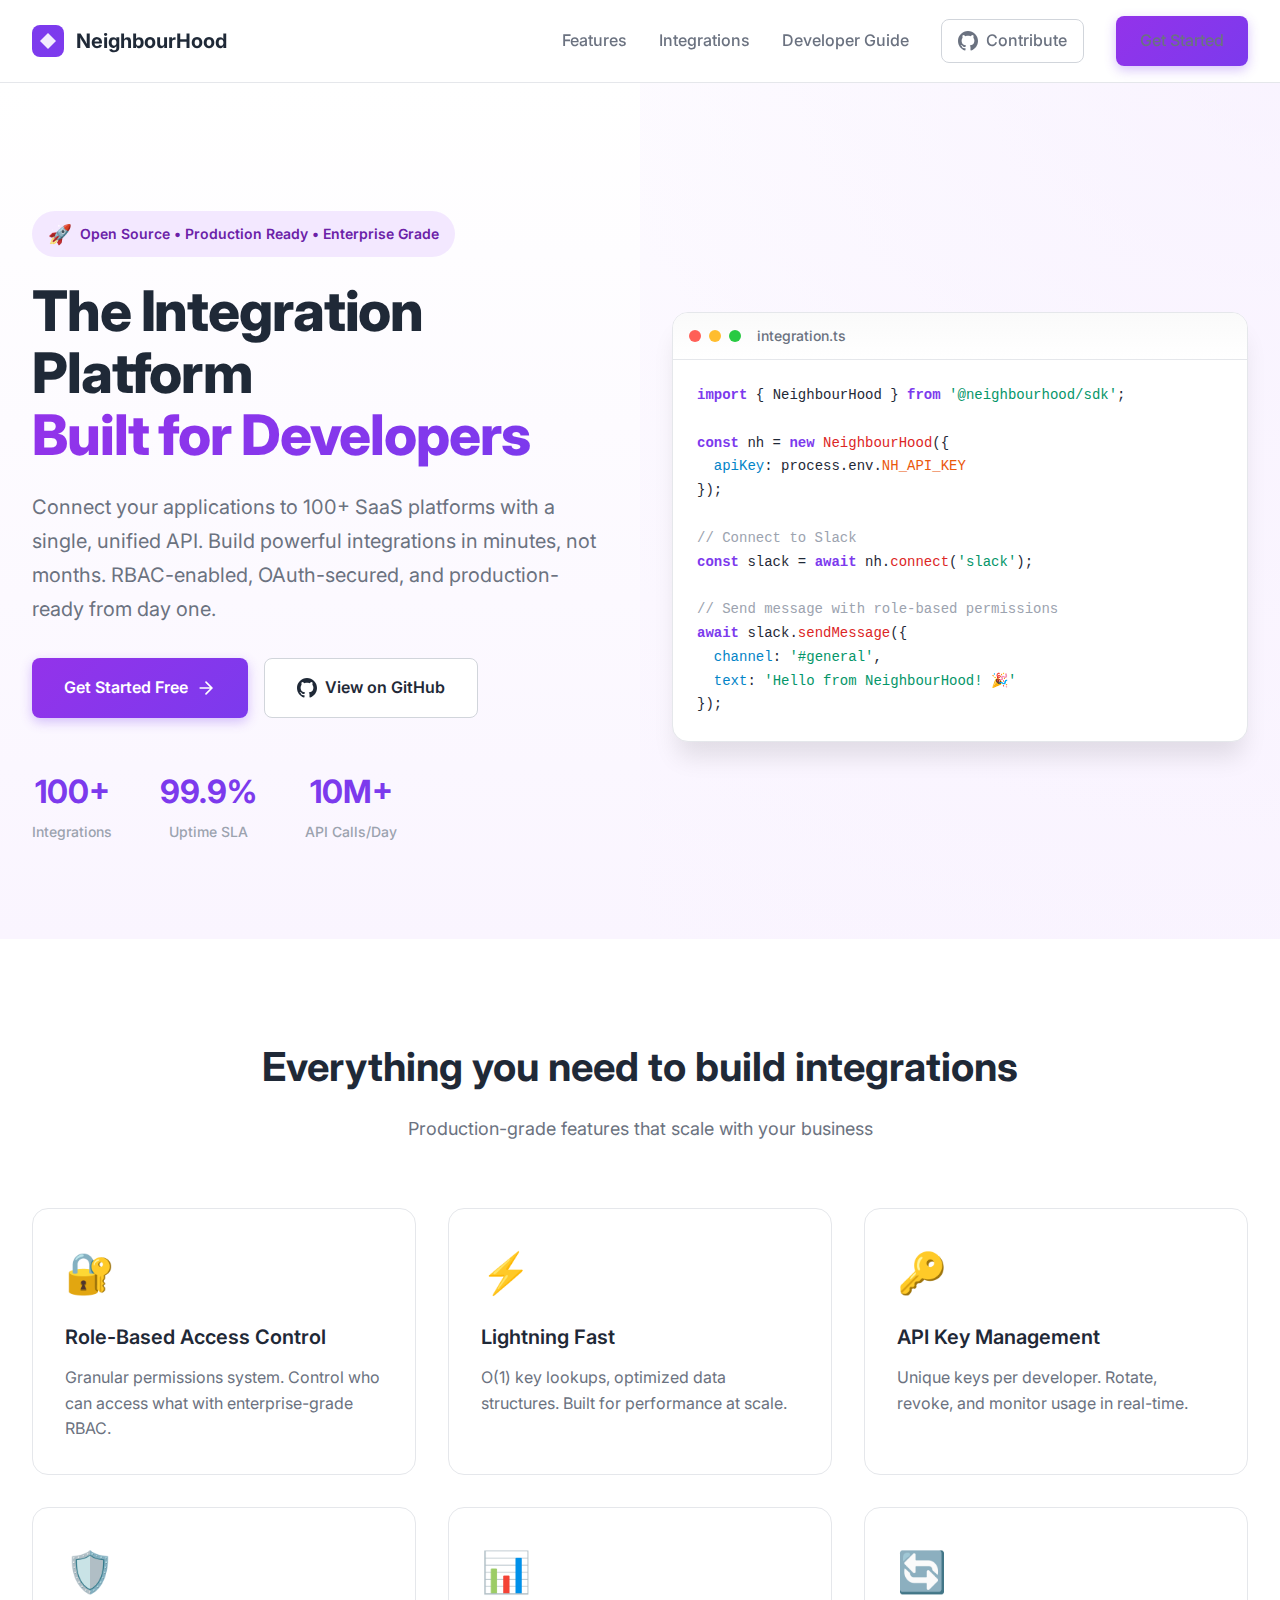
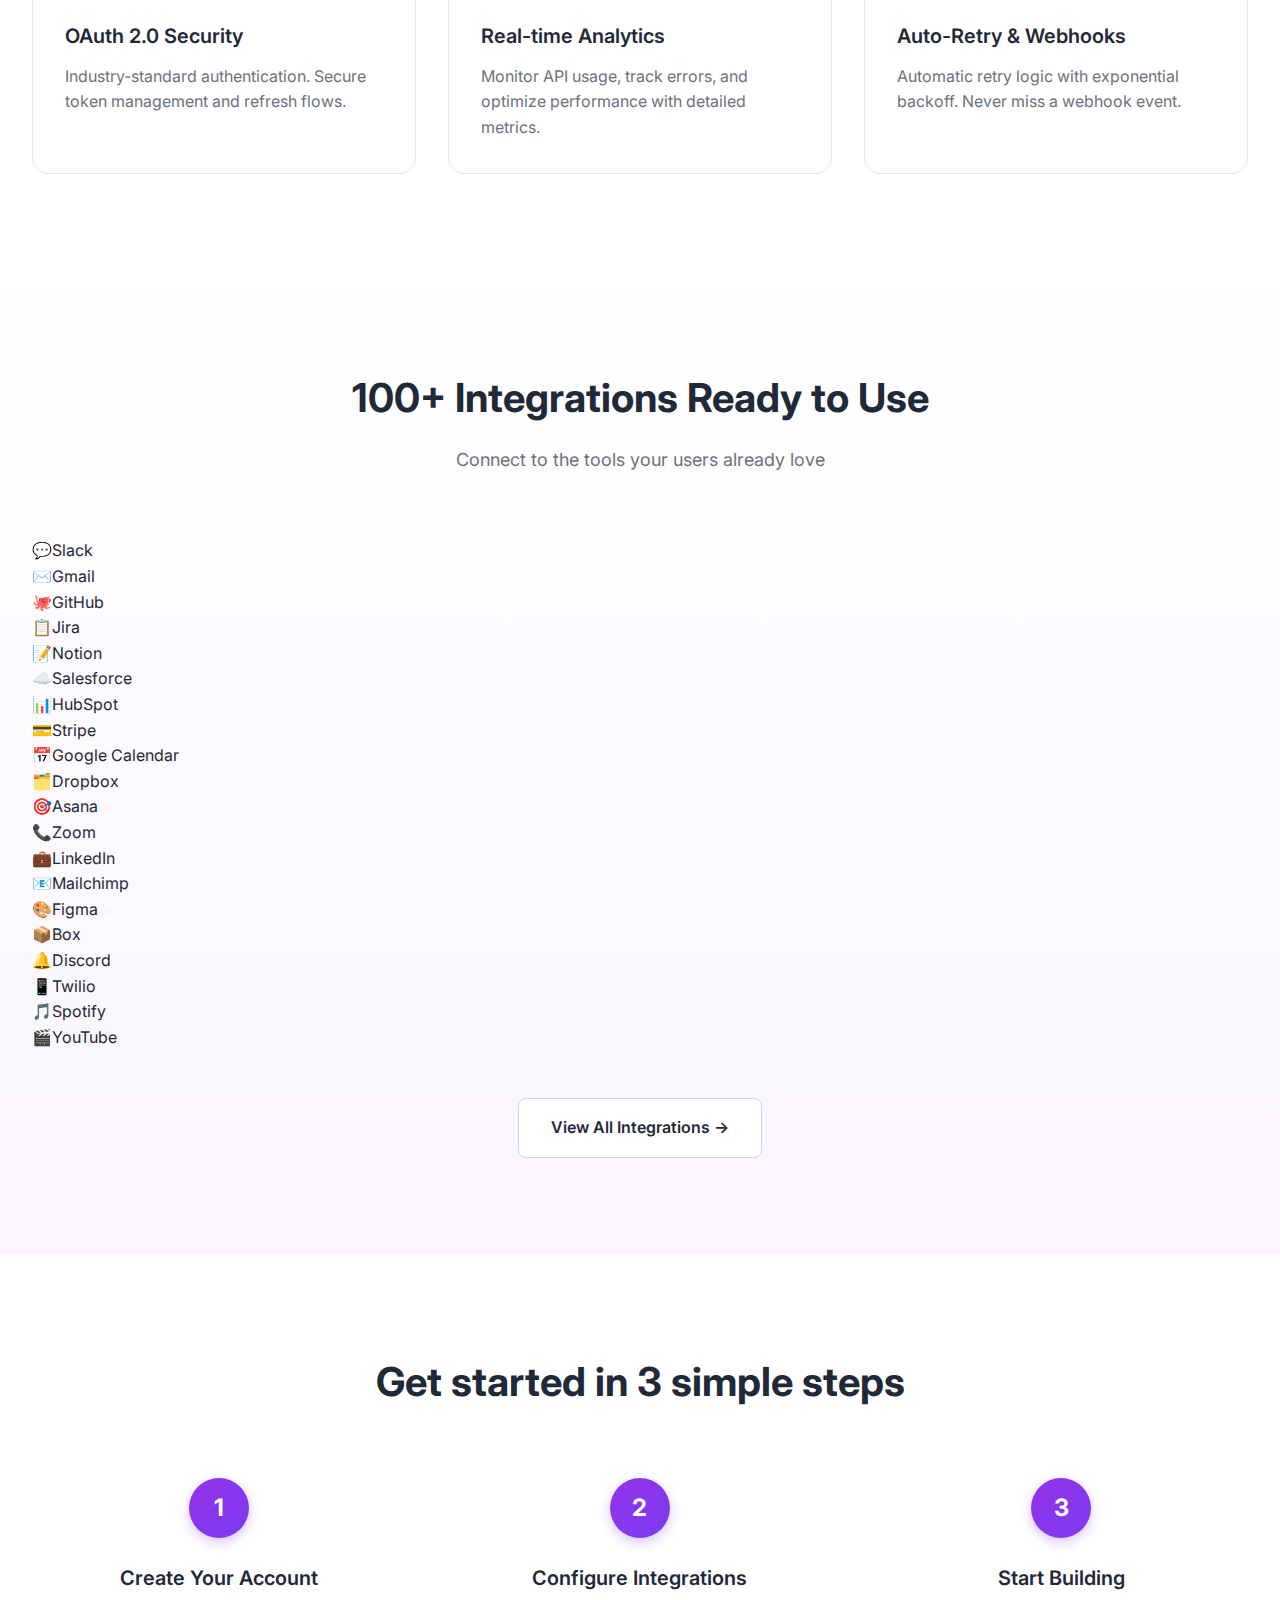
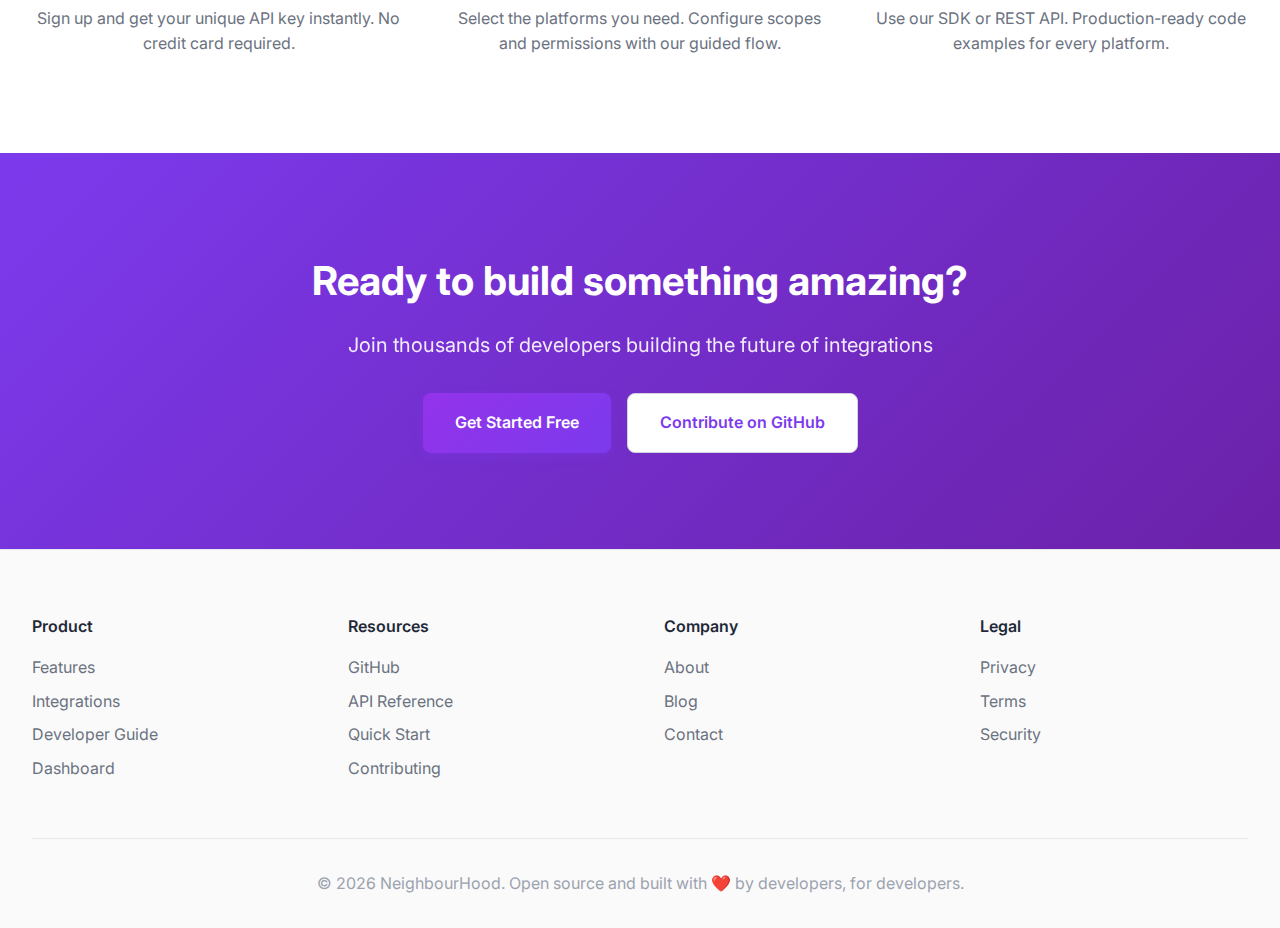
<file: docs/index.html>
<!DOCTYPE html>
<html lang="en">
<head>
    <meta charset="UTF-8">
    <meta name="viewport" content="width=device-width, initial-scale=1.0">
    <title>NeighbourHood - Enterprise Integration Platform for Developers</title>
    <link rel="stylesheet" href="./static/landing.css">
    <link href="https://fonts.googleapis.com/css2?family=Inter:wght@300;400;500;600;700;800&display=swap" rel="stylesheet">
</head>
<body>
    <!-- Navigation -->
    <nav class="navbar">
        <div class="container">
            <div class="nav-content">
                <div class="logo">
                    <svg width="32" height="32" viewBox="0 0 32 32" fill="none">
                        <rect width="32" height="32" rx="8" fill="url(#gradient)"/>
                        <path d="M16 8L8 16L16 24L24 16L16 8Z" fill="white" opacity="0.9"/>
                        <defs>
                            <linearGradient id="gradient" x1="0" y1="0" x2="32" y2="32">
                                <stop offset="0%" stop-color="#7C3AED"/>
                                <stop offset="100%" stop-color="#A855F7"/>
                            </linearGradient>
                        </defs>
                    </svg>
                    <span>NeighbourHood</span>
                </div>
                <div class="nav-links">
                    <a href="#features">Features</a>
                    <a href="#integrations">Integrations</a>
                    <a href="./developer-guide.html">Developer Guide</a>
                    <a href="https://github.com/SiddhantSShende/NeighbourHood" target="_blank" class="contribute-link">
                        <svg width="20" height="20" viewBox="0 0 24 24" fill="currentColor">
                            <path d="M12 0c-6.626 0-12 5.373-12 12 0 5.302 3.438 9.8 8.207 11.387.599.111.793-.261.793-.577v-2.234c-3.338.726-4.033-1.416-4.033-1.416-.546-1.387-1.333-1.756-1.333-1.756-1.089-.745.083-.729.083-.729 1.205.084 1.839 1.237 1.839 1.237 1.07 1.834 2.807 1.304 3.492.997.107-.775.418-1.305.762-1.604-2.665-.305-5.467-1.334-5.467-5.931 0-1.311.469-2.381 1.236-3.221-.124-.303-.535-1.524.117-3.176 0 0 1.008-.322 3.301 1.23.957-.266 1.983-.399 3.003-.404 1.02.005 2.047.138 3.006.404 2.291-1.552 3.297-1.23 3.297-1.23.653 1.653.242 2.874.118 3.176.77.84 1.235 1.911 1.235 3.221 0 4.609-2.807 5.624-5.479 5.921.43.372.823 1.102.823 2.222v3.293c0 .319.192.694.801.576 4.765-1.589 8.199-6.086 8.199-11.386 0-6.627-5.373-12-12-12z"/>
                        </svg>
                        Contribute
                    </a>
                    <a href="./dashboard.html" class="btn-primary">Get Started</a>
                </div>
            </div>
        </div>
    </nav>

    <!-- Hero Section -->
    <section class="hero">
        <div class="container">
            <div class="hero-content">
                <div class="hero-badge">
                    <span class="badge-icon">🚀</span>
                    <span>Open Source • Production Ready • Enterprise Grade</span>
                </div>
                <h1 class="hero-title">
                    The Integration Platform<br/>
                    <span class="gradient-text">Built for Developers</span>
                </h1>
                <p class="hero-description">
                    Connect your applications to 100+ SaaS platforms with a single, unified API.
                    Build powerful integrations in minutes, not months. RBAC-enabled, OAuth-secured,
                    and production-ready from day one.
                </p>
                <div class="hero-cta">
                    <a href="./dashboard.html" class="btn-primary btn-large">
                        Get Started Free
                        <svg width="20" height="20" viewBox="0 0 24 24" fill="none" stroke="currentColor">
                            <path d="M5 12h14M12 5l7 7-7 7" stroke-width="2" stroke-linecap="round"/>
                        </svg>
                    </a>
                    <a href="https://github.com/SiddhantSShende/NeighbourHood" class="btn-secondary btn-large" target="_blank">
                        <svg width="20" height="20" viewBox="0 0 24 24" fill="currentColor">
                            <path d="M12 0c-6.626 0-12 5.373-12 12 0 5.302 3.438 9.8 8.207 11.387.599.111.793-.261.793-.577v-2.234c-3.338.726-4.033-1.416-4.033-1.416-.546-1.387-1.333-1.756-1.333-1.756-1.089-.745.083-.729.083-.729 1.205.084 1.839 1.237 1.839 1.237 1.07 1.834 2.807 1.304 3.492.997.107-.775.418-1.305.762-1.604-2.665-.305-5.467-1.334-5.467-5.931 0-1.311.469-2.381 1.236-3.221-.124-.303-.535-1.524.117-3.176 0 0 1.008-.322 3.301 1.23.957-.266 1.983-.399 3.003-.404 1.02.005 2.047.138 3.006.404 2.291-1.552 3.297-1.23 3.297-1.23.653 1.653.242 2.874.118 3.176.77.84 1.235 1.911 1.235 3.221 0 4.609-2.807 5.624-5.479 5.921.43.372.823 1.102.823 2.222v3.293c0 .319.192.694.801.576 4.765-1.589 8.199-6.086 8.199-11.386 0-6.627-5.373-12-12-12z"/>
                        </svg>
                        View on GitHub
                    </a>
                </div>
                <div class="hero-stats">
                    <div class="stat">
                        <div class="stat-value">100+</div>
                        <div class="stat-label">Integrations</div>
                    </div>
                    <div class="stat">
                        <div class="stat-value">99.9%</div>
                        <div class="stat-label">Uptime SLA</div>
                    </div>
                    <div class="stat">
                        <div class="stat-value">10M+</div>
                        <div class="stat-label">API Calls/Day</div>
                    </div>
                </div>
            </div>
            <div class="hero-visual">
                <div class="code-window">
                    <div class="code-header">
                        <div class="code-dots">
                            <span></span><span></span><span></span>
                        </div>
                        <span class="code-title">integration.ts</span>
                    </div>
                    <pre class="code-content"><code><span class="code-keyword">import</span> { NeighbourHood } <span class="code-keyword">from</span> <span class="code-string">'@neighbourhood/sdk'</span>;

<span class="code-keyword">const</span> nh = <span class="code-keyword">new</span> <span class="code-function">NeighbourHood</span>({
  <span class="code-property">apiKey</span>: process.env.<span class="code-constant">NH_API_KEY</span>
});

<span class="code-comment">// Connect to Slack</span>
<span class="code-keyword">const</span> slack = <span class="code-keyword">await</span> nh.<span class="code-function">connect</span>(<span class="code-string">'slack'</span>);

<span class="code-comment">// Send message with role-based permissions</span>
<span class="code-keyword">await</span> slack.<span class="code-function">sendMessage</span>({
  <span class="code-property">channel</span>: <span class="code-string">'#general'</span>,
  <span class="code-property">text</span>: <span class="code-string">'Hello from NeighbourHood! 🎉'</span>
});</code></pre>
                </div>
            </div>
        </div>
    </section>

    <!-- Features Section -->
    <section id="features" class="features">
        <div class="container">
            <div class="section-header">
                <h2 class="section-title">Everything you need to build integrations</h2>
                <p class="section-description">Production-grade features that scale with your business</p>
            </div>
            <div class="features-grid">
                <div class="feature-card">
                    <div class="feature-icon">🔐</div>
                    <h3>Role-Based Access Control</h3>
                    <p>Granular permissions system. Control who can access what with enterprise-grade RBAC.</p>
                </div>
                <div class="feature-card">
                    <div class="feature-icon">⚡</div>
                    <h3>Lightning Fast</h3>
                    <p>O(1) key lookups, optimized data structures. Built for performance at scale.</p>
                </div>
                <div class="feature-card">
                    <div class="feature-icon">🔑</div>
                    <h3>API Key Management</h3>
                    <p>Unique keys per developer. Rotate, revoke, and monitor usage in real-time.</p>
                </div>
                <div class="feature-card">
                    <div class="feature-icon">🛡️</div>
                    <h3>OAuth 2.0 Security</h3>
                    <p>Industry-standard authentication. Secure token management and refresh flows.</p>
                </div>
                <div class="feature-card">
                    <div class="feature-icon">📊</div>
                    <h3>Real-time Analytics</h3>
                    <p>Monitor API usage, track errors, and optimize performance with detailed metrics.</p>
                </div>
                <div class="feature-card">
                    <div class="feature-icon">🔄</div>
                    <h3>Auto-Retry & Webhooks</h3>
                    <p>Automatic retry logic with exponential backoff. Never miss a webhook event.</p>
                </div>
            </div>
        </div>
    </section>

    <!-- Integrations Showcase -->
    <section id="integrations" class="integrations">
        <div class="container">
            <div class="section-header">
                <h2 class="section-title">100+ Integrations Ready to Use</h2>
                <p class="section-description">Connect to the tools your users already love</p>
            </div>
            <div class="integrations-grid">
                <div class="integration-card"><span class="integration-icon">💬</span><span>Slack</span></div>
                <div class="integration-card"><span class="integration-icon">✉️</span><span>Gmail</span></div>
                <div class="integration-card"><span class="integration-icon">🐙</span><span>GitHub</span></div>
                <div class="integration-card"><span class="integration-icon">📋</span><span>Jira</span></div>
                <div class="integration-card"><span class="integration-icon">📝</span><span>Notion</span></div>
                <div class="integration-card"><span class="integration-icon">☁️</span><span>Salesforce</span></div>
                <div class="integration-card"><span class="integration-icon">📊</span><span>HubSpot</span></div>
                <div class="integration-card"><span class="integration-icon">💳</span><span>Stripe</span></div>
                <div class="integration-card"><span class="integration-icon">📅</span><span>Google Calendar</span></div>
                <div class="integration-card"><span class="integration-icon">🗂️</span><span>Dropbox</span></div>
                <div class="integration-card"><span class="integration-icon">🎯</span><span>Asana</span></div>
                <div class="integration-card"><span class="integration-icon">📞</span><span>Zoom</span></div>
                <div class="integration-card"><span class="integration-icon">💼</span><span>LinkedIn</span></div>
                <div class="integration-card"><span class="integration-icon">📧</span><span>Mailchimp</span></div>
                <div class="integration-card"><span class="integration-icon">🎨</span><span>Figma</span></div>
                <div class="integration-card"><span class="integration-icon">📦</span><span>Box</span></div>
                <div class="integration-card"><span class="integration-icon">🔔</span><span>Discord</span></div>
                <div class="integration-card"><span class="integration-icon">📱</span><span>Twilio</span></div>
                <div class="integration-card"><span class="integration-icon">🎵</span><span>Spotify</span></div>
                <div class="integration-card"><span class="integration-icon">🎬</span><span>YouTube</span></div>
            </div>
            <div style="text-align: center; margin-top: 3rem;">
                <a href="./dashboard.html" class="btn-secondary btn-large">View All Integrations →</a>
            </div>
        </div>
    </section>

    <!-- How It Works -->
    <section class="how-it-works">
        <div class="container">
            <div class="section-header">
                <h2 class="section-title">Get started in 3 simple steps</h2>
            </div>
            <div class="steps">
                <div class="step">
                    <div class="step-number">1</div>
                    <h3>Create Your Account</h3>
                    <p>Sign up and get your unique API key instantly. No credit card required.</p>
                </div>
                <div class="step">
                    <div class="step-number">2</div>
                    <h3>Configure Integrations</h3>
                    <p>Select the platforms you need. Configure scopes and permissions with our guided flow.</p>
                </div>
                <div class="step">
                    <div class="step-number">3</div>
                    <h3>Start Building</h3>
                    <p>Use our SDK or REST API. Production-ready code examples for every platform.</p>
                </div>
            </div>
        </div>
    </section>

    <!-- CTA Section -->
    <section class="cta-section">
        <div class="container">
            <div class="cta-content">
                <h2>Ready to build something amazing?</h2>
                <p>Join thousands of developers building the future of integrations</p>
                <div class="cta-buttons">
                    <a href="./dashboard.html" class="btn-primary btn-large">Get Started Free</a>
                    <a href="https://github.com/SiddhantSShende/NeighbourHood" class="btn-secondary btn-large" target="_blank">Contribute on GitHub</a>
                </div>
            </div>
        </div>
    </section>

    <!-- Footer -->
    <footer class="footer">
        <div class="container">
            <div class="footer-content">
                <div class="footer-section">
                    <h4>Product</h4>
                    <a href="#features">Features</a>
                    <a href="#integrations">Integrations</a>
                    <a href="./developer-guide.html">Developer Guide</a>
                    <a href="./dashboard.html">Dashboard</a>
                </div>
                <div class="footer-section">
                    <h4>Resources</h4>
                    <a href="https://github.com/SiddhantSShende/NeighbourHood">GitHub</a>
                    <a href="https://github.com/SiddhantSShende/NeighbourHood/blob/main/API_DOCUMENTATION.md">API Reference</a>
                    <a href="https://github.com/SiddhantSShende/NeighbourHood/blob/main/QUICKSTART.md">Quick Start</a>
                    <a href="https://github.com/SiddhantSShende/NeighbourHood/blob/main/CONTRIBUTING.md">Contributing</a>
                </div>
                <div class="footer-section">
                    <h4>Company</h4>
                    <a href="https://github.com/SiddhantSShende">About</a>
                    <a href="https://github.com/SiddhantSShende/NeighbourHood">Blog</a>
                    <a href="https://github.com/SiddhantSShende/NeighbourHood">Contact</a>
                </div>
                <div class="footer-section">
                    <h4>Legal</h4>
                    <a href="https://github.com/SiddhantSShende/NeighbourHood">Privacy</a>
                    <a href="https://github.com/SiddhantSShende/NeighbourHood">Terms</a>
                    <a href="https://github.com/SiddhantSShende/NeighbourHood">Security</a>
                </div>
            </div>
            <div class="footer-bottom">
                <p>&copy; 2026 NeighbourHood. Open source and built with ❤️ by developers, for developers.</p>
            </div>
        </div>
    </footer>
</body>
</html>
</file>
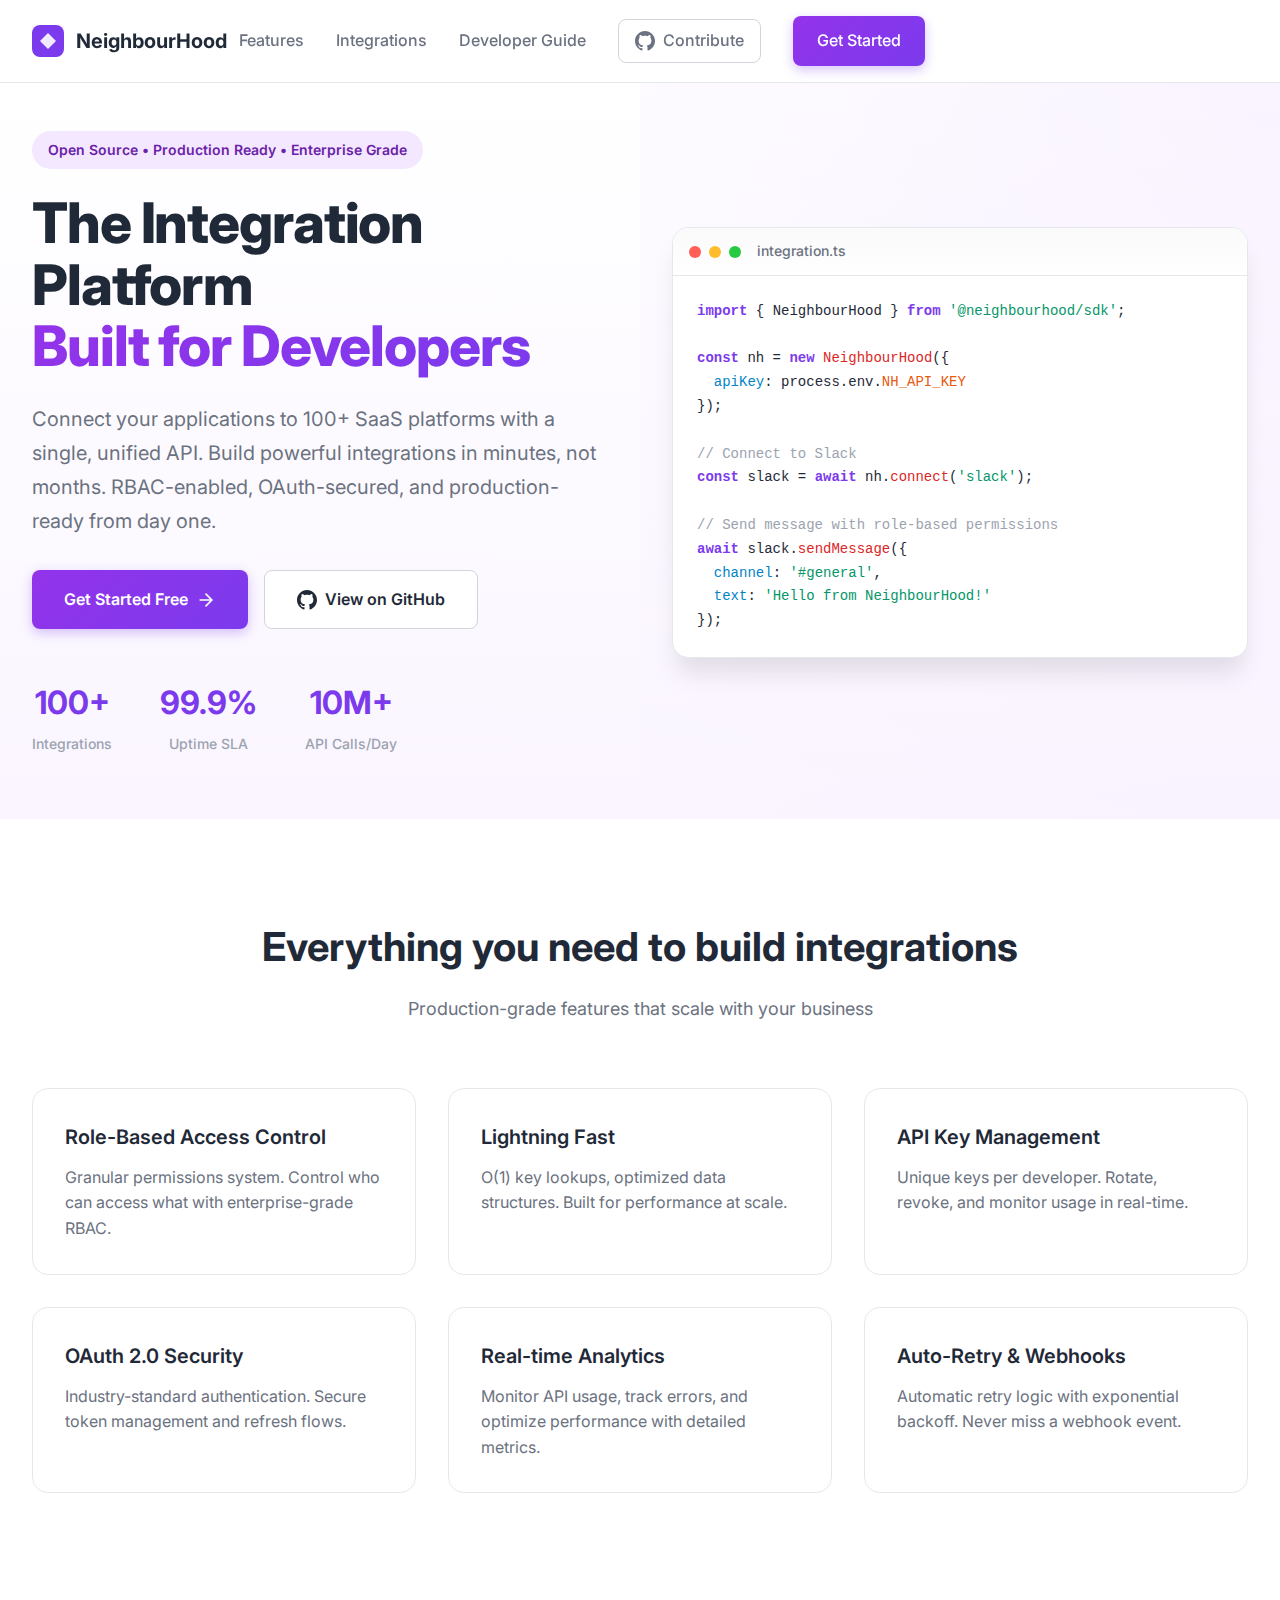
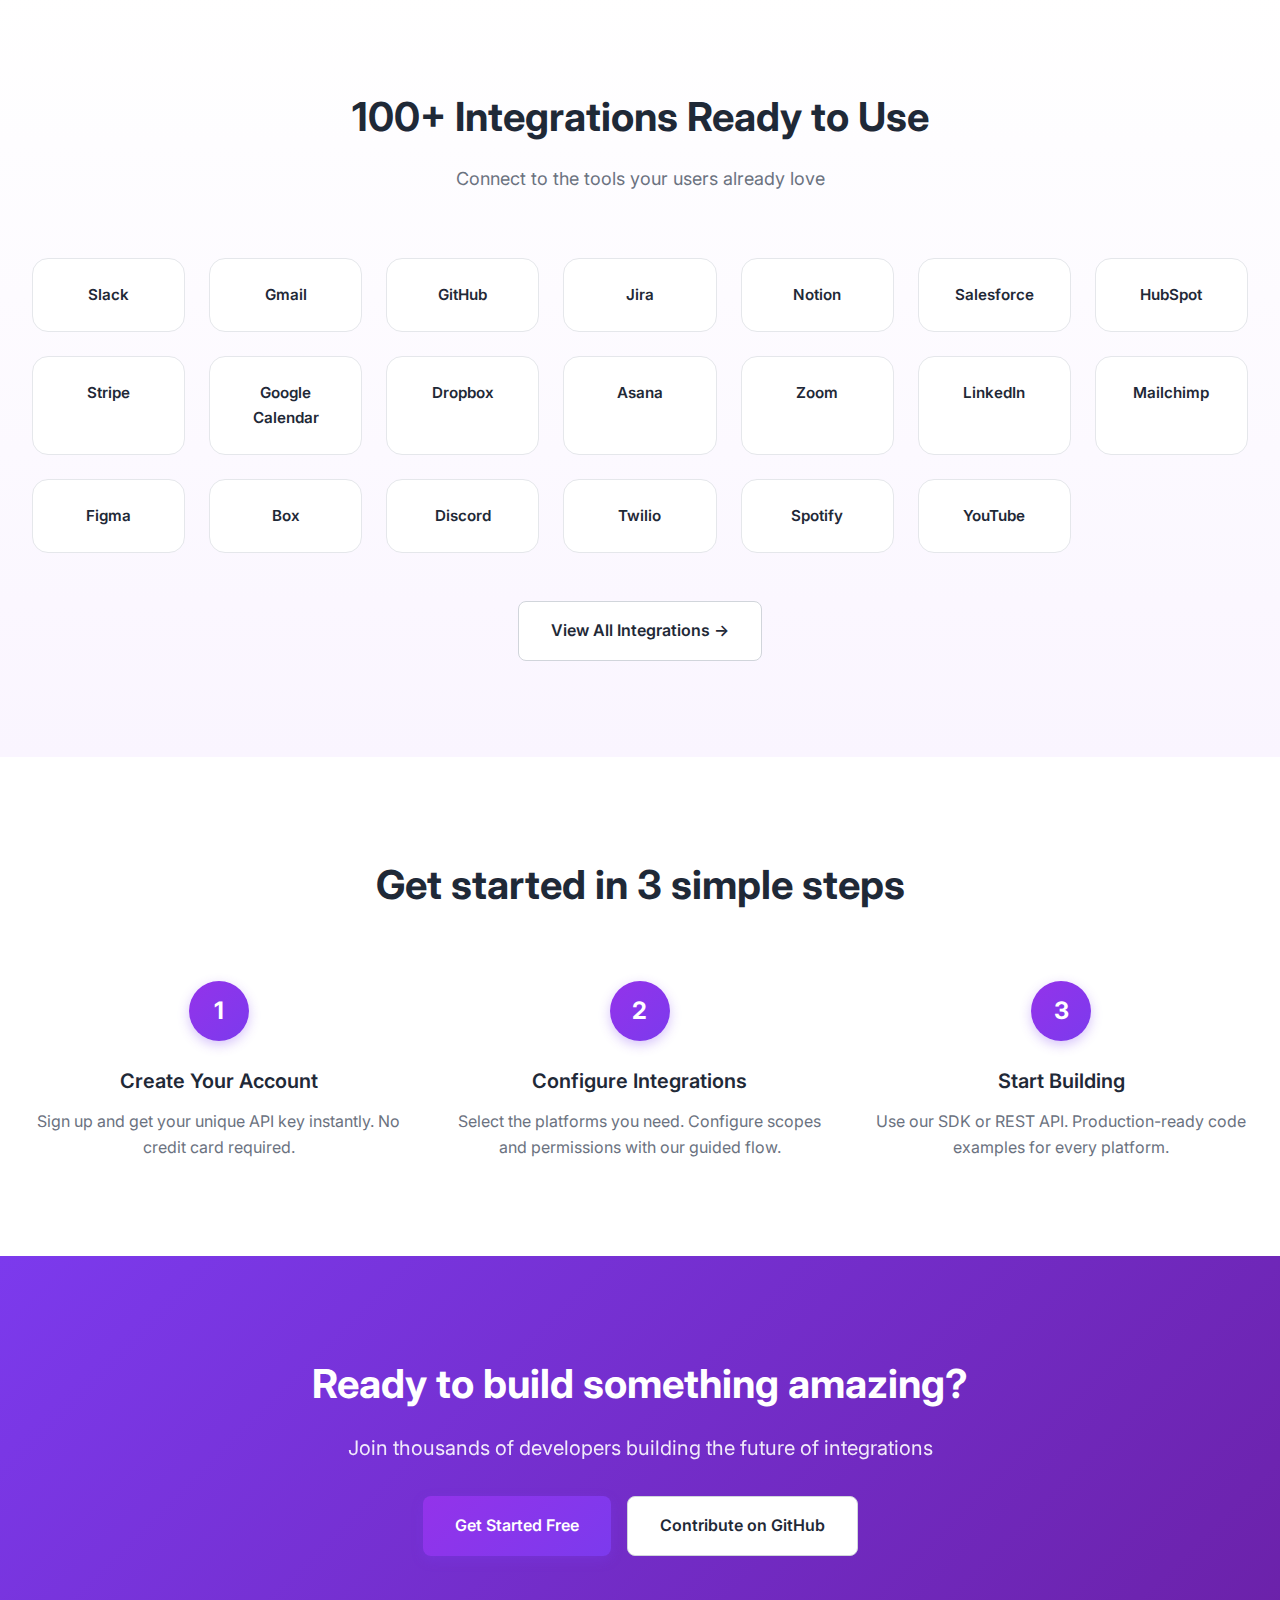
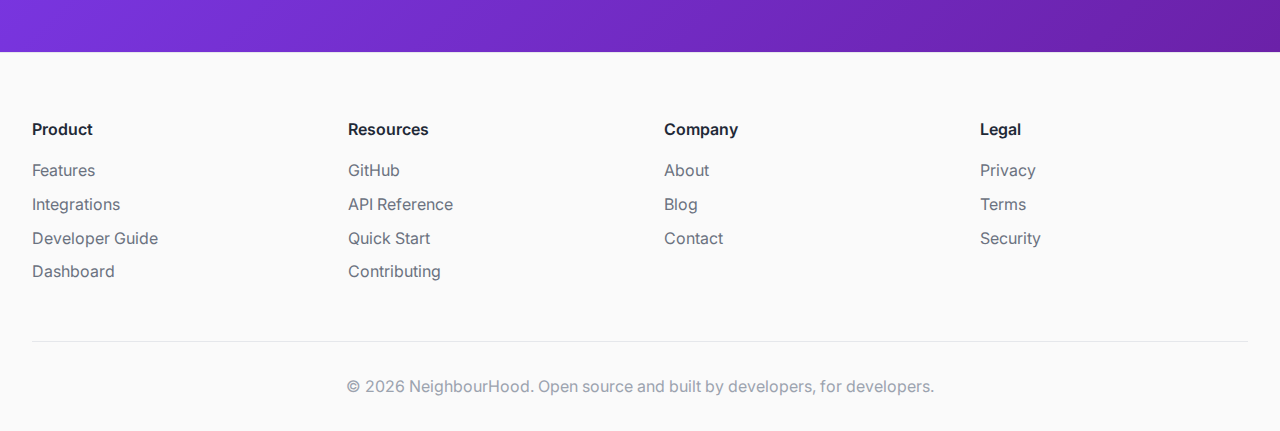
<file: webpages/index.html>
<!DOCTYPE html>
<html lang="en">
<head>
    <meta charset="UTF-8">
    <meta name="viewport" content="width=device-width, initial-scale=1.0">
    <title>NeighbourHood - Enterprise Integration Platform for Developers</title>
    <link rel="stylesheet" href="./static/landing.css">
    <link href="https://fonts.googleapis.com/css2?family=Inter:wght@300;400;500;600;700;800&display=swap" rel="stylesheet">
</head>
<body>
    <!-- Navigation -->
    <nav class="navbar">
        <div class="container">
            <div class="nav-content">
                <div class="logo">
                    <svg width="32" height="32" viewBox="0 0 32 32" fill="none">
                        <rect width="32" height="32" rx="8" fill="url(#gradient)"/>
                        <path d="M16 8L8 16L16 24L24 16L16 8Z" fill="white" opacity="0.9"/>
                        <defs>
                            <linearGradient id="gradient" x1="0" y1="0" x2="32" y2="32">
                                <stop offset="0%" stop-color="#7C3AED"/>
                                <stop offset="100%" stop-color="#A855F7"/>
                            </linearGradient>
                        </defs>
                    </svg>
                    <span>NeighbourHood</span>
                </div>
                <div class="nav-links">
                    <a href="#features">Features</a>
                    <a href="#integrations">Integrations</a>
                    <a href="./developer-guide.html">Developer Guide</a>
                    <a href="https://github.com/SiddhantSShende/NeighbourHood" target="_blank" class="contribute-link">
                        <svg width="20" height="20" viewBox="0 0 24 24" fill="currentColor">
                            <path d="M12 0c-6.626 0-12 5.373-12 12 0 5.302 3.438 9.8 8.207 11.387.599.111.793-.261.793-.577v-2.234c-3.338.726-4.033-1.416-4.033-1.416-.546-1.387-1.333-1.756-1.333-1.756-1.089-.745.083-.729.083-.729 1.205.084 1.839 1.237 1.839 1.237 1.07 1.834 2.807 1.304 3.492.997.107-.775.418-1.305.762-1.604-2.665-.305-5.467-1.334-5.467-5.931 0-1.311.469-2.381 1.236-3.221-.124-.303-.535-1.524.117-3.176 0 0 1.008-.322 3.301 1.23.957-.266 1.983-.399 3.003-.404 1.02.005 2.047.138 3.006.404 2.291-1.552 3.297-1.23 3.297-1.23.653 1.653.242 2.874.118 3.176.77.84 1.235 1.911 1.235 3.221 0 4.609-2.807 5.624-5.479 5.921.43.372.823 1.102.823 2.222v3.293c0 .319.192.694.801.576 4.765-1.589 8.199-6.086 8.199-11.386 0-6.627-5.373-12-12-12z"/>
                        </svg>
                        Contribute
                    </a>
                    <a href="./dashboard.html" class="btn-primary">Get Started</a>
                </div>
            </div>
        </div>
    </nav>

    <!-- Hero Section -->
    <section class="hero">
        <div class="container">
            <div class="hero-content">
                <div class="hero-badge">
                    <span>Open Source • Production Ready • Enterprise Grade</span>
                </div>
                <h1 class="hero-title">
                    The Integration Platform<br/>
                    <span class="gradient-text">Built for Developers</span>
                </h1>
                <p class="hero-description">
                    Connect your applications to 100+ SaaS platforms with a single, unified API.
                    Build powerful integrations in minutes, not months. RBAC-enabled, OAuth-secured,
                    and production-ready from day one.
                </p>
                <div class="hero-cta">
                    <a href="./dashboard.html" class="btn-primary btn-large">
                        Get Started Free
                        <svg width="20" height="20" viewBox="0 0 24 24" fill="none" stroke="currentColor">
                            <path d="M5 12h14M12 5l7 7-7 7" stroke-width="2" stroke-linecap="round"/>
                        </svg>
                    </a>
                    <a href="https://github.com/SiddhantSShende/NeighbourHood" class="btn-secondary btn-large" target="_blank">
                        <svg width="20" height="20" viewBox="0 0 24 24" fill="currentColor">
                            <path d="M12 0c-6.626 0-12 5.373-12 12 0 5.302 3.438 9.8 8.207 11.387.599.111.793-.261.793-.577v-2.234c-3.338.726-4.033-1.416-4.033-1.416-.546-1.387-1.333-1.756-1.333-1.756-1.089-.745.083-.729.083-.729 1.205.084 1.839 1.237 1.839 1.237 1.07 1.834 2.807 1.304 3.492.997.107-.775.418-1.305.762-1.604-2.665-.305-5.467-1.334-5.467-5.931 0-1.311.469-2.381 1.236-3.221-.124-.303-.535-1.524.117-3.176 0 0 1.008-.322 3.301 1.23.957-.266 1.983-.399 3.003-.404 1.02.005 2.047.138 3.006.404 2.291-1.552 3.297-1.23 3.297-1.23.653 1.653.242 2.874.118 3.176.77.84 1.235 1.911 1.235 3.221 0 4.609-2.807 5.624-5.479 5.921.43.372.823 1.102.823 2.222v3.293c0 .319.192.694.801.576 4.765-1.589 8.199-6.086 8.199-11.386 0-6.627-5.373-12-12-12z"/>
                        </svg>
                        View on GitHub
                    </a>
                </div>
                <div class="hero-stats">
                    <div class="stat">
                        <div class="stat-value">100+</div>
                        <div class="stat-label">Integrations</div>
                    </div>
                    <div class="stat">
                        <div class="stat-value">99.9%</div>
                        <div class="stat-label">Uptime SLA</div>
                    </div>
                    <div class="stat">
                        <div class="stat-value">10M+</div>
                        <div class="stat-label">API Calls/Day</div>
                    </div>
                </div>
            </div>
            <div class="hero-visual">
                <div class="code-window">
                    <div class="code-header">
                        <div class="code-dots">
                            <span></span><span></span><span></span>
                        </div>
                        <span class="code-title">integration.ts</span>
                    </div>
                    <pre class="code-content"><code><span class="code-keyword">import</span> { NeighbourHood } <span class="code-keyword">from</span> <span class="code-string">'@neighbourhood/sdk'</span>;

<span class="code-keyword">const</span> nh = <span class="code-keyword">new</span> <span class="code-function">NeighbourHood</span>({
  <span class="code-property">apiKey</span>: process.env.<span class="code-constant">NH_API_KEY</span>
});

<span class="code-comment">// Connect to Slack</span>
<span class="code-keyword">const</span> slack = <span class="code-keyword">await</span> nh.<span class="code-function">connect</span>(<span class="code-string">'slack'</span>);

<span class="code-comment">// Send message with role-based permissions</span>
<span class="code-keyword">await</span> slack.<span class="code-function">sendMessage</span>({
  <span class="code-property">channel</span>: <span class="code-string">'#general'</span>,
  <span class="code-property">text</span>: <span class="code-string">'Hello from NeighbourHood!'</span>
});</code></pre>
                </div>
            </div>
        </div>
    </section>

    <!-- Features Section -->
    <section id="features" class="features">
        <div class="container">
            <div class="section-header">
                <h2 class="section-title">Everything you need to build integrations</h2>
                <p class="section-description">Production-grade features that scale with your business</p>
            </div>
            <div class="features-grid">
                <div class="feature-card">
                    <h3>Role-Based Access Control</h3>
                    <p>Granular permissions system. Control who can access what with enterprise-grade RBAC.</p>
                </div>
                <div class="feature-card">
                    <h3>Lightning Fast</h3>
                    <p>O(1) key lookups, optimized data structures. Built for performance at scale.</p>
                </div>
                <div class="feature-card">
                    <h3>API Key Management</h3>
                    <p>Unique keys per developer. Rotate, revoke, and monitor usage in real-time.</p>
                </div>
                <div class="feature-card">
                    <h3>OAuth 2.0 Security</h3>
                    <p>Industry-standard authentication. Secure token management and refresh flows.</p>
                </div>
                <div class="feature-card">
                    <h3>Real-time Analytics</h3>
                    <p>Monitor API usage, track errors, and optimize performance with detailed metrics.</p>
                </div>
                <div class="feature-card">
                    <h3>Auto-Retry & Webhooks</h3>
                    <p>Automatic retry logic with exponential backoff. Never miss a webhook event.</p>
                </div>
            </div>
        </div>
    </section>

    <!-- Integrations Showcase -->
    <section id="integrations" class="integrations">
        <div class="container">
            <div class="section-header">
                <h2 class="section-title">100+ Integrations Ready to Use</h2>
                <p class="section-description">Connect to the tools your users already love</p>
            </div>
            <div class="integrations-grid">
                <div class="integration-card"><span>Slack</span></div>
                <div class="integration-card"><span>Gmail</span></div>
                <div class="integration-card"><span>GitHub</span></div>
                <div class="integration-card"><span>Jira</span></div>
                <div class="integration-card"><span>Notion</span></div>
                <div class="integration-card"><span>Salesforce</span></div>
                <div class="integration-card"><span>HubSpot</span></div>
                <div class="integration-card"><span>Stripe</span></div>
                <div class="integration-card"><span>Google Calendar</span></div>
                <div class="integration-card"><span>Dropbox</span></div>
                <div class="integration-card"><span>Asana</span></div>
                <div class="integration-card"><span>Zoom</span></div>
                <div class="integration-card"><span>LinkedIn</span></div>
                <div class="integration-card"><span>Mailchimp</span></div>
                <div class="integration-card"><span>Figma</span></div>
                <div class="integration-card"><span>Box</span></div>
                <div class="integration-card"><span>Discord</span></div>
                <div class="integration-card"><span>Twilio</span></div>
                <div class="integration-card"><span>Spotify</span></div>
                <div class="integration-card"><span>YouTube</span></div>
            </div>
            <div style="text-align: center; margin-top: 3rem;">
                <a href="./dashboard.html" class="btn-secondary btn-large">View All Integrations →</a>
            </div>
        </div>
    </section>

    <!-- How It Works -->
    <section class="how-it-works">
        <div class="container">
            <div class="section-header">
                <h2 class="section-title">Get started in 3 simple steps</h2>
            </div>
            <div class="steps">
                <div class="step">
                    <div class="step-number">1</div>
                    <h3>Create Your Account</h3>
                    <p>Sign up and get your unique API key instantly. No credit card required.</p>
                </div>
                <div class="step">
                    <div class="step-number">2</div>
                    <h3>Configure Integrations</h3>
                    <p>Select the platforms you need. Configure scopes and permissions with our guided flow.</p>
                </div>
                <div class="step">
                    <div class="step-number">3</div>
                    <h3>Start Building</h3>
                    <p>Use our SDK or REST API. Production-ready code examples for every platform.</p>
                </div>
            </div>
        </div>
    </section>

    <!-- CTA Section -->
    <section class="cta-section">
        <div class="container">
            <div class="cta-content">
                <h2>Ready to build something amazing?</h2>
                <p>Join thousands of developers building the future of integrations</p>
                <div class="cta-buttons">
                    <a href="./dashboard.html" class="btn-primary btn-large">Get Started Free</a>
                    <a href="https://github.com/SiddhantSShende/NeighbourHood" class="btn-secondary btn-large" target="_blank">Contribute on GitHub</a>
                </div>
            </div>
        </div>
    </section>

    <!-- Footer -->
    <footer class="footer">
        <div class="container">
            <div class="footer-content">
                <div class="footer-section">
                    <h4>Product</h4>
                    <a href="#features">Features</a>
                    <a href="#integrations">Integrations</a>
                    <a href="./developer-guide.html">Developer Guide</a>
                    <a href="./dashboard.html">Dashboard</a>
                </div>
                <div class="footer-section">
                    <h4>Resources</h4>
                    <a href="https://github.com/SiddhantSShende/NeighbourHood">GitHub</a>
                    <a href="https://github.com/SiddhantSShende/NeighbourHood/blob/main/API_DOCUMENTATION.md">API Reference</a>
                    <a href="https://github.com/SiddhantSShende/NeighbourHood/blob/main/QUICKSTART.md">Quick Start</a>
                    <a href="https://github.com/SiddhantSShende/NeighbourHood/blob/main/CONTRIBUTING.md">Contributing</a>
                </div>
                <div class="footer-section">
                    <h4>Company</h4>
                    <a href="https://github.com/SiddhantSShende">About</a>
                    <a href="https://github.com/SiddhantSShende/NeighbourHood">Blog</a>
                    <a href="https://github.com/SiddhantSShende/NeighbourHood">Contact</a>
                </div>
                <div class="footer-section">
                    <h4>Legal</h4>
                    <a href="https://github.com/SiddhantSShende/NeighbourHood">Privacy</a>
                    <a href="https://github.com/SiddhantSShende/NeighbourHood">Terms</a>
                    <a href="https://github.com/SiddhantSShende/NeighbourHood">Security</a>
                </div>
            </div>
            <div class="footer-bottom">
                <p>&copy; 2026 NeighbourHood. Open source and built by developers, for developers.</p>
            </div>
        </div>
    </footer>
</body>
</html>
</file>
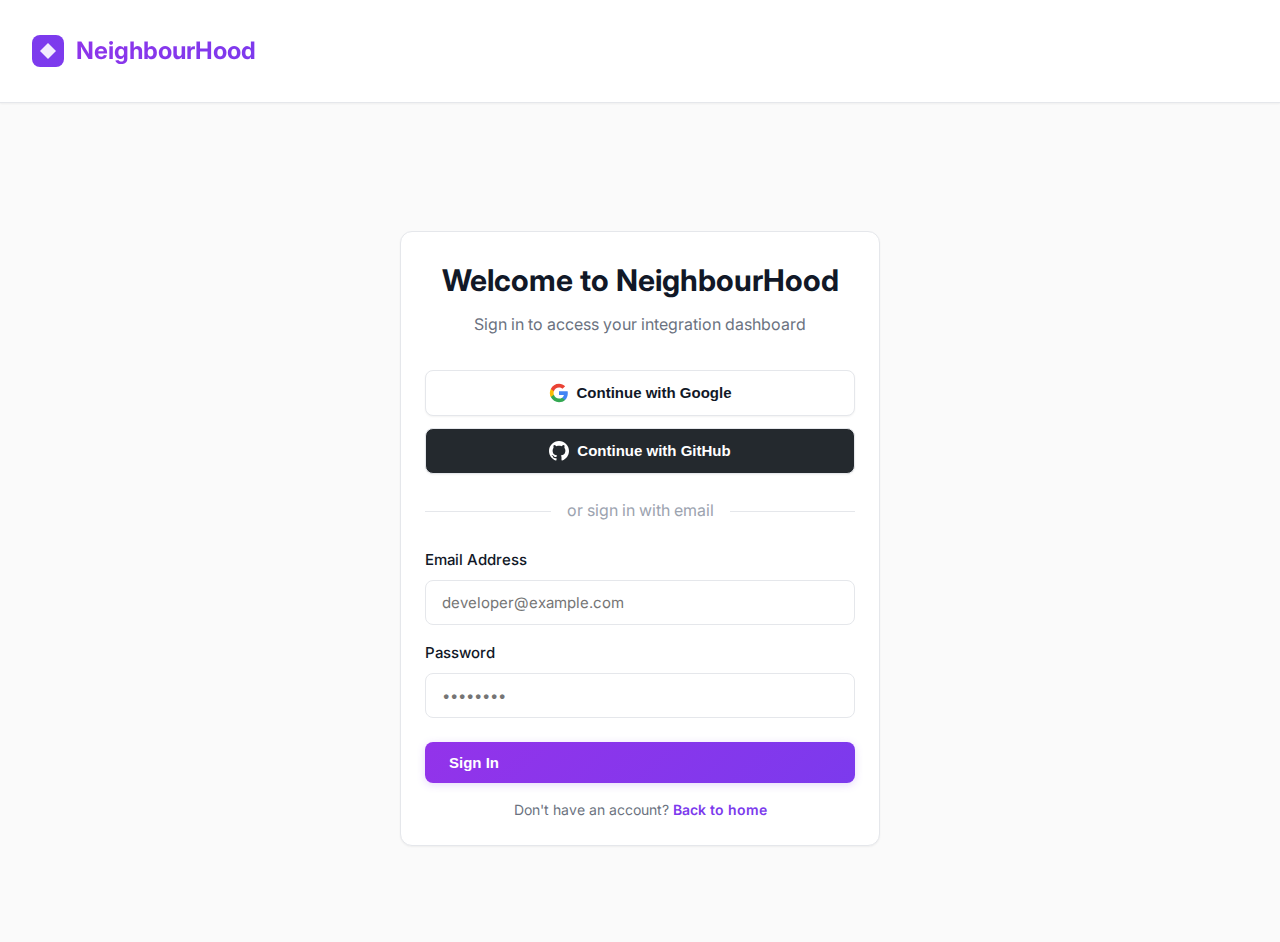
<file: docs/dashboard.html>
<!DOCTYPE html>
<html lang="en">
<head>
    <meta charset="UTF-8">
    <meta name="viewport" content="width=device-width, initial-scale=1.0">
    <title>NeighbourHood | Developer Dashboard</title>
    <link rel="stylesheet" href="./static/dashboard.css">
    <link href="https://fonts.googleapis.com/css2?family=Inter:wght@300;400;500;600;700;800&display=swap" rel="stylesheet">
</head>
<body>
    <header>
        <div class="container flex justify-between items-center">
            <div class="logo">
                <svg width="32" height="32" viewBox="0 0 32 32" fill="none">
                    <rect width="32" height="32" rx="8" fill="url(#gradient)"/>
                    <path d="M16 8L8 16L16 24L24 16L16 8Z" fill="white" opacity="0.9"/>
                    <defs>
                        <linearGradient id="gradient" x1="0" y1="0" x2="32" y2="32">
                            <stop offset="0%" stop-color="#7C3AED"/>
                            <stop offset="100%" stop-color="#A855F7"/>
                        </linearGradient>
                    </defs>
                </svg>
                <span>NeighbourHood</span>
            </div>
            <nav id="auth-nav">
                <!-- Dynamically populated -->
            </nav>
        </div>
    </header>

    <div class="container">
        <!-- Login View -->
        <section id="login-view" class="card" style="max-width: 480px; margin: 4rem auto;">
            <div style="text-align: center; margin-bottom: 2rem;">
                <h2 style="font-size: 1.875rem; margin-bottom: 0.5rem;">Welcome to NeighbourHood</h2>
                <p class="text-secondary">Sign in to access your integration dashboard</p>
            </div>
            
            <!-- SSO Options -->
            <div style="margin-bottom: 1.5rem;">
                <button onclick="loginWithGoogle()" class="btn-secondary" style="width: 100%; margin-bottom: 0.75rem; justify-content: center;">
                    <svg width="20" height="20" viewBox="0 0 24 24"><path fill="#4285F4" d="M22.56 12.25c0-.78-.07-1.53-.2-2.25H12v4.26h5.92c-.26 1.37-1.04 2.53-2.21 3.31v2.77h3.57c2.08-1.92 3.28-4.74 3.28-8.09z"/><path fill="#34A853" d="M12 23c2.97 0 5.46-.98 7.28-2.66l-3.57-2.77c-.98.66-2.23 1.06-3.71 1.06-2.86 0-5.29-1.93-6.16-4.53H2.18v2.84C3.99 20.53 7.7 23 12 23z"/><path fill="#FBBC05" d="M5.84 14.09c-.22-.66-.35-1.36-.35-2.09s.13-1.43.35-2.09V7.07H2.18C1.43 8.55 1 10.22 1 12s.43 3.45 1.18 4.93l2.85-2.22.81-.62z"/><path fill="#EA4335" d="M12 5.38c1.62 0 3.06.56 4.21 1.64l3.15-3.15C17.45 2.09 14.97 1 12 1 7.7 1 3.99 3.47 2.18 7.07l3.66 2.84c.87-2.6 3.3-4.53 6.16-4.53z"/></svg>
                    Continue with Google
                </button>
                <button onclick="loginWithGitHub()" class="btn-secondary" style="width: 100%; background: #24292e; color: white; justify-content: center;">
                    <svg width="20" height="20" viewBox="0 0 24 24" fill="white"><path d="M12 0c-6.626 0-12 5.373-12 12 0 5.302 3.438 9.8 8.207 11.387.599.111.793-.261.793-.577v-2.234c-3.338.726-4.033-1.416-4.033-1.416-.546-1.387-1.333-1.756-1.333-1.756-1.089-.745.083-.729.083-.729 1.205.084 1.839 1.237 1.839 1.237 1.07 1.834 2.807 1.304 3.492.997.107-.775.418-1.305.762-1.604-2.665-.305-5.467-1.334-5.467-5.931 0-1.311.469-2.381 1.236-3.221-.124-.303-.535-1.524.117-3.176 0 0 1.008-.322 3.301 1.23.957-.266 1.983-.399 3.003-.404 1.02.005 2.047.138 3.006.404 2.291-1.552 3.297-1.23 3.297-1.23.653 1.653.242 2.874.118 3.176.77.84 1.235 1.911 1.235 3.221 0 4.609-2.807 5.624-5.479 5.921.43.372.823 1.102.823 2.222v3.293c0 .319.192.694.801.576 4.765-1.589 8.199-6.086 8.199-11.386 0-6.627-5.373-12-12-12z"/></svg>
                    Continue with GitHub
                </button>
            </div>
            
            <div style="text-align: center; margin: 1.5rem 0; color: var(--text-tertiary); position: relative;">
                <span style="background: var(--bg-card); padding: 0 1rem; position: relative; z-index: 1;">or sign in with email</span>
                <div style="position: absolute; top: 50%; left: 0; right: 0; height: 1px; background: var(--border-color); z-index: 0;"></div>
            </div>
            
            <form id="login-form">
                <label for="email">Email Address</label>
                <input type="email" id="email" placeholder="developer@example.com" required>
                
                <label for="password">Password</label>
                <input type="password" id="password" placeholder="••••••••" required>
                
                <button type="submit" style="width: 100%; margin-top: 0.5rem;">Sign In</button>
                
                <p style="text-align: center; margin-top: 1rem; color: var(--text-secondary); font-size: 0.875rem;">
                    Don't have an account? <a href="./index.html" style="color: var(--purple-700); text-decoration: none; font-weight: 600;">Back to home</a>
                </p>
            </form>
        </section>

        <!-- Dashboard View -->
        <section id="dashboard-view" style="display: none;">
            <!-- Workspace Selector -->
            <div class="card">
                <div class="flex justify-between items-center">
                    <div>
                        <h2 class="text-xl font-bold">Current Workspace</h2>
                        <p class="text-secondary text-sm">Manage integrations and API keys</p>
                    </div>
                    <select id="workspace-selector" class="btn-secondary" style="width: auto; padding: 0.5rem 1rem;">
                        <option>Loading workspaces...</option>
                    </select>
                </div>
            </div>

            <!-- API Keys Section -->
            <div class="card">
                <div class="card-header">
                    <div>
                        <h3 class="card-title">API Keys</h3>
                        <p class="text-secondary text-sm">Manage your API authentication keys</p>
                    </div>
                    <button onclick="showCreateAPIKeyModal()" class="btn-sm">
                        <svg width="16" height="16" viewBox="0 0 24 24" fill="none" stroke="currentColor">
                            <path d="M12 5v14M5 12h14" stroke-width="2" stroke-linecap="round"/>
                        </svg>
                        Create API Key
                    </button>
                </div>
                <div id="api-keys-list">
                    <div class="api-key-box">
                        <div class="api-key-label">Production Key</div>
                        <div class="api-key-value">
                            <code id="api-key-display">Loading...</code>
                            <button class="btn-outline btn-sm" onclick="copyAPIKey()">
                                <svg width="16" height="16" viewBox="0 0 24 24" fill="none" stroke="currentColor">
                                    <rect x="9" y="9" width="13" height="13" rx="2" ry="2" stroke-width="2"/>
                                    <path d="M5 15H4a2 2 0 0 1-2-2V4a2 2 0 0 1 2-2h9a2 2 0 0 1 2 2v1" stroke-width="2"/>
                                </svg>
                                Copy
                            </button>
                        </div>
                        <p class="text-secondary text-sm" style="margin-top: 0.75rem;">
                            ⚠️ Keep this key secure. It provides full access to your workspace integrations.
                        </p>
                    </div>
                </div>
            </div>

            <!-- Available Integrations -->
            <div class="card">
                <div class="card-header">
                    <div>
                        <h3 class="card-title">Available Integrations</h3>
                        <p class="text-secondary text-sm">Connect to 100+ platforms</p>
                    </div>
                    <input type="text" id="integration-search" placeholder="Search integrations..." style="width: 300px; margin-bottom: 0;">
                </div>
                <div class="grid" id="integrations-grid">
                    <!-- Dynamically populated -->
                </div>
            </div>

            <!-- My Active Integrations -->
            <div class="card">
                <div class="card-header">
                    <h3 class="card-title">My Active Integrations</h3>
                    <p class="text-secondary text-sm">Manage your connected services</p>
                </div>
                <div id="active-integrations-list">
                    <p class="text-secondary" style="text-align: center; padding: 2rem;">
                        No active integrations yet. Connect your first integration above!
                    </p>
                </div>
            </div>
        </section>
    </div>

    <!-- Integration Signup Modal -->
    <div id="integration-modal" class="modal" style="display: none;">
        <div class="modal-content">
            <div class="modal-header">
                <h3 id="modal-title">Connect to Integration</h3>
                <button class="close-btn" onclick="closeIntegrationModal()">×</button>
            </div>
            <div id="modal-body">
                <!-- Dynamically populated -->
            </div>
        </div>
    </div>

    <!-- Create API Key Modal -->
    <div id="api-key-modal" class="modal" style="display: none;">
        <div class="modal-content">
            <div class="modal-header">
                <h3>Create New API Key</h3>
                <button class="close-btn" onclick="closeAPIKeyModal()">×</button>
            </div>
            <form id="create-api-key-form" onsubmit="createAPIKey(event)">
                <label for="key-name">Key Name</label>
                <input type="text" id="key-name" placeholder="Production API Key" required>
                
                <label for="key-rate-limit">Rate Limit (requests/hour)</label>
                <input type="number" id="key-rate-limit" value="1000" min="100" max="100000">
                
                <label>
                    <input type="checkbox" id="key-expiry-enabled">
                    Set expiration date
                </label>
                
                <input type="date" id="key-expiry-date" style="display: none;">
                
                <div class="flex gap-2" style="margin-top: 1.5rem;">
                    <button type="submit" style="flex: 1;">Generate API Key</button>
                    <button type="button" class="btn-secondary" onclick="closeAPIKeyModal()">Cancel</button>
                </div>
            </form>
        </div>
    </div>

    <script src="./static/dashboard.js"></script>
</body>
</html>
</file>
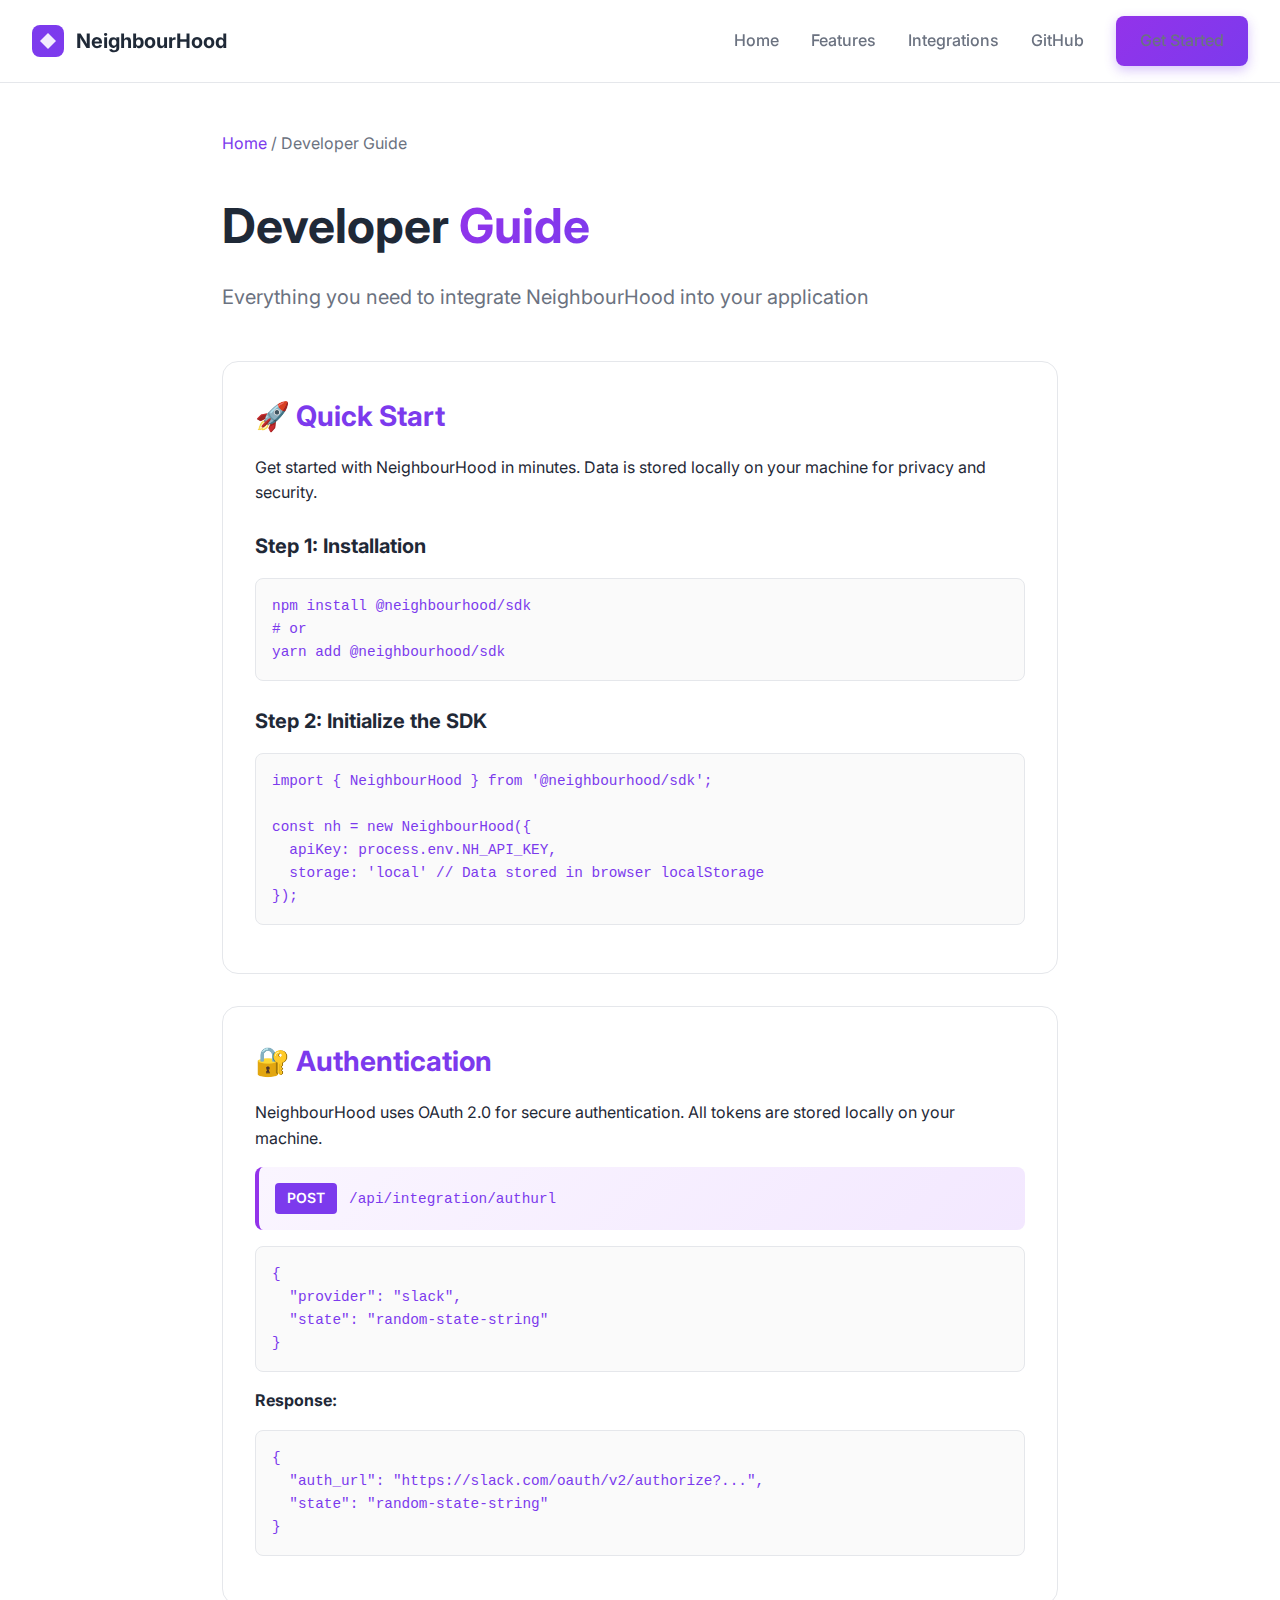
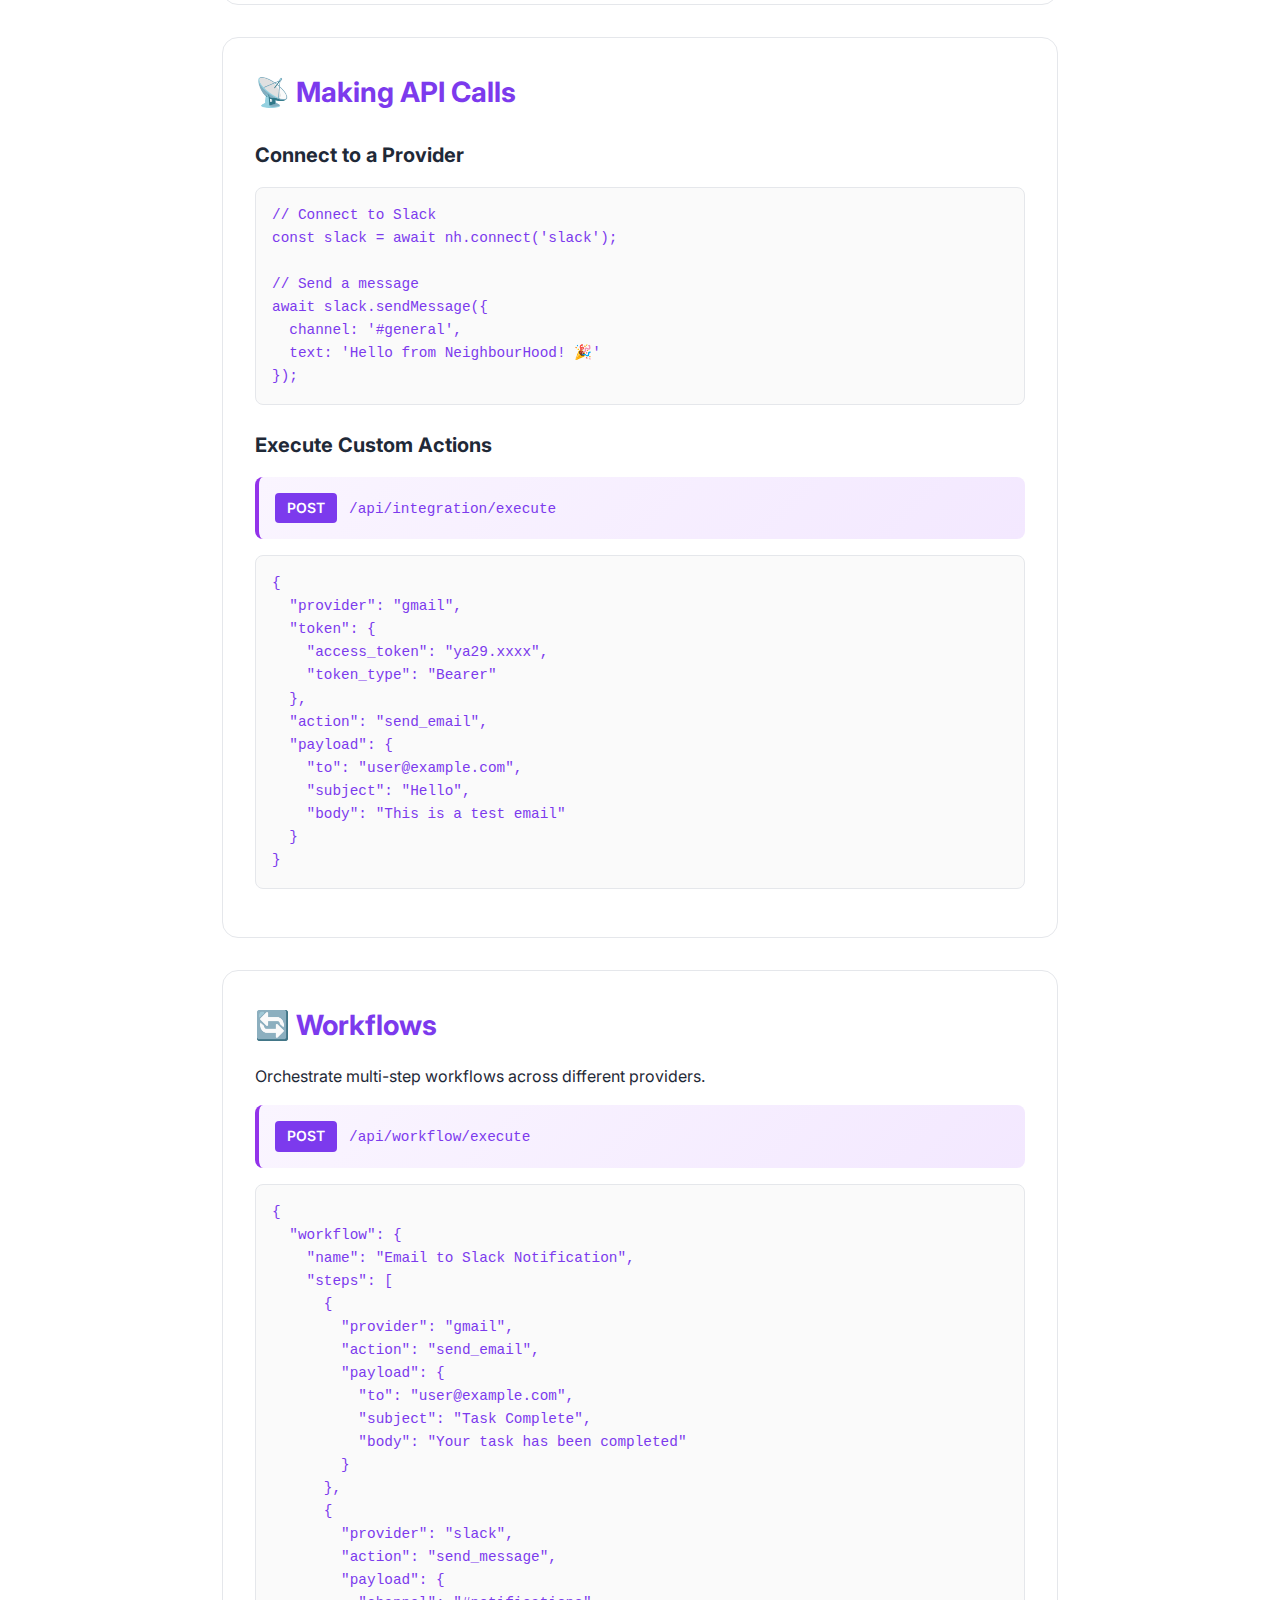
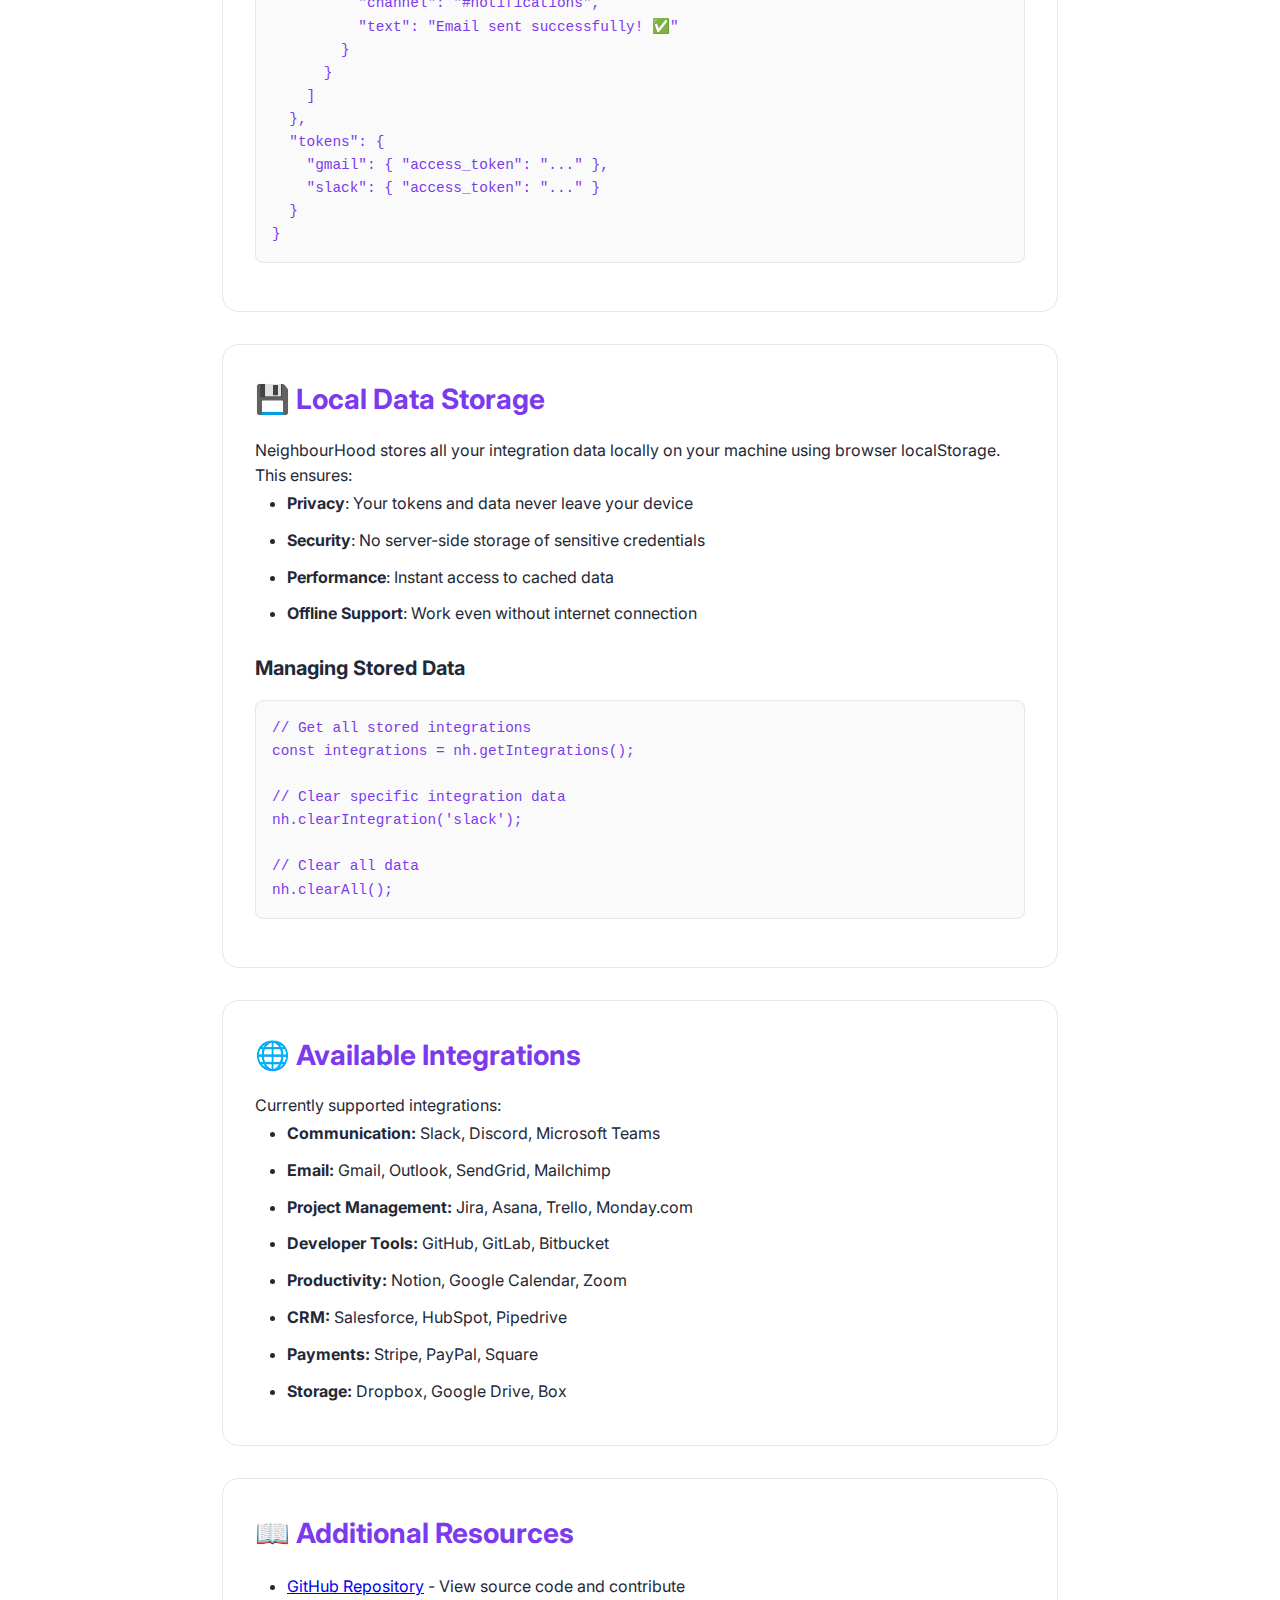
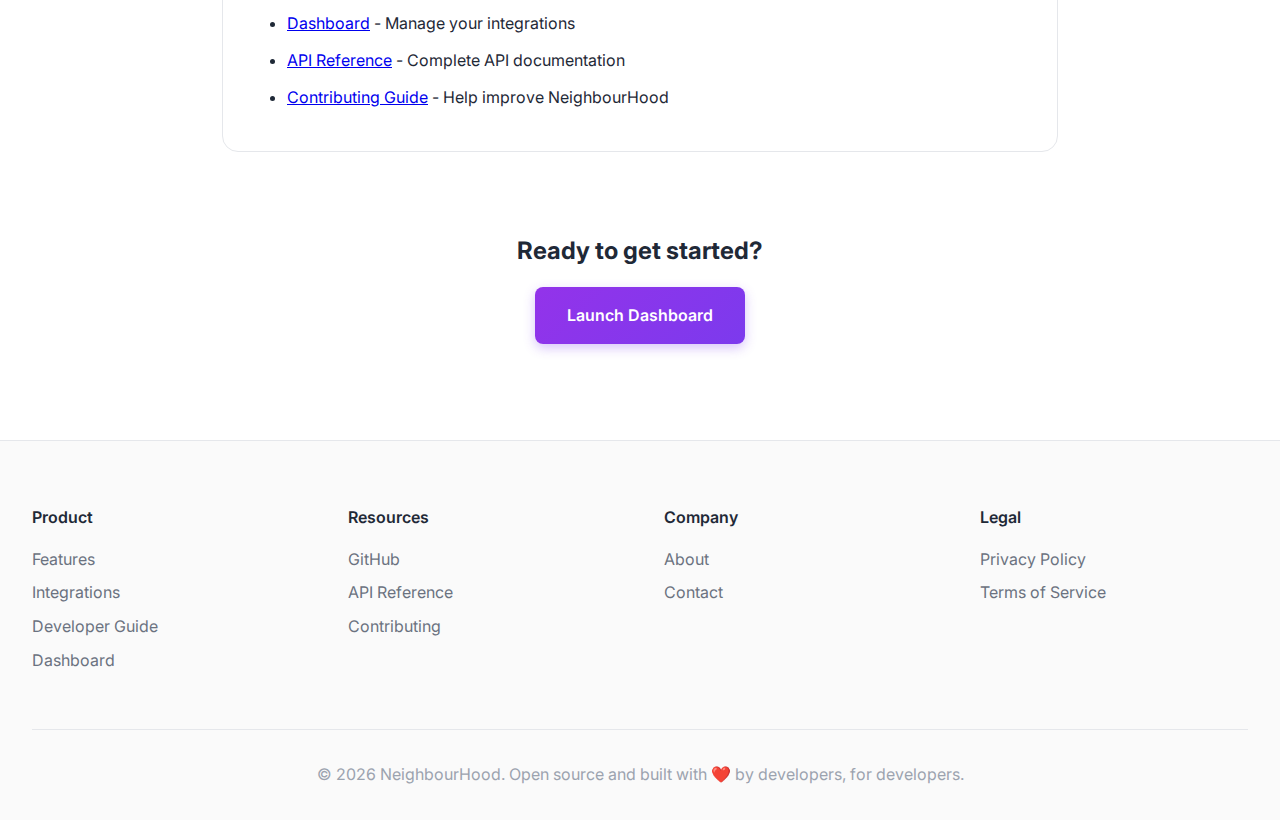
<file: docs/developer-guide.html>
<!DOCTYPE html>
<html lang="en">
<head>
    <meta charset="UTF-8">
    <meta name="viewport" content="width=device-width, initial-scale=1.0">
    <title>Developer Guide | NeighbourHood</title>
    <link rel="stylesheet" href="./static/landing.css">
    <link href="https://fonts.googleapis.com/css2?family=Inter:wght@300;400;500;600;700;800&display=swap" rel="stylesheet">
    <style>
        .guide-container {
            max-width: 900px;
            margin: 0 auto;
            padding: 3rem 2rem;
        }
        .guide-section {
            background: white;
            border: 1px solid var(--border-light);
            border-radius: 1rem;
            padding: 2rem;
            margin-bottom: 2rem;
        }
        .guide-section h2 {
            color: var(--purple-700);
            margin-bottom: 1rem;
            font-size: 1.75rem;
        }
        .guide-section h3 {
            color: var(--text-primary);
            margin-top: 1.5rem;
            margin-bottom: 0.75rem;
            font-size: 1.25rem;
        }
        .guide-section pre {
            background: var(--bg-secondary);
            border: 1px solid var(--border-light);
            border-radius: 0.5rem;
            padding: 1rem;
            overflow-x: auto;
            margin: 1rem 0;
        }
        .guide-section code {
            font-family: 'Courier New', monospace;
            font-size: 0.9rem;
            color: var(--purple-700);
        }
        .guide-section ul {
            margin-left: 2rem;
            line-height: 1.8;
        }
        .guide-section li {
            margin-bottom: 0.5rem;
        }
        .breadcrumb {
            margin-bottom: 2rem;
            color: var(--text-secondary);
        }
        .breadcrumb a {
            color: var(--purple-700);
            text-decoration: none;
        }
        .breadcrumb a:hover {
            text-decoration: underline;
        }
        .api-endpoint {
            background: linear-gradient(135deg, var(--purple-50), var(--purple-100));
            border-left: 4px solid var(--purple-600);
            padding: 1rem;
            margin: 1rem 0;
            border-radius: 0.5rem;
        }
        .api-endpoint .method {
            display: inline-block;
            background: var(--purple-700);
            color: white;
            padding: 0.25rem 0.75rem;
            border-radius: 0.25rem;
            font-weight: 600;
            font-size: 0.875rem;
            margin-right: 0.5rem;
        }
        .back-home {
            margin-bottom: 2rem;
        }
    </style>
</head>
<body>
    <!-- Navigation -->
    <nav class="navbar">
        <div class="container">
            <div class="nav-content">
                <div class="logo">
                    <svg width="32" height="32" viewBox="0 0 32 32" fill="none">
                        <rect width="32" height="32" rx="8" fill="url(#gradient)"/>
                        <path d="M16 8L8 16L16 24L24 16L16 8Z" fill="white" opacity="0.9"/>
                        <defs>
                            <linearGradient id="gradient" x1="0" y1="0" x2="32" y2="32">
                                <stop offset="0%" stop-color="#7C3AED"/>
                                <stop offset="100%" stop-color="#A855F7"/>
                            </linearGradient>
                        </defs>
                    </svg>
                    <span>NeighbourHood</span>
                </div>
                <div class="nav-links">
                    <a href="./index.html">Home</a>
                    <a href="./index.html#features">Features</a>
                    <a href="./index.html#integrations">Integrations</a>
                    <a href="https://github.com/SiddhantSShende/NeighbourHood" target="_blank">GitHub</a>
                    <a href="./dashboard.html" class="btn-primary">Get Started</a>
                </div>
            </div>
        </div>
    </nav>

    <div class="guide-container">
        <div class="breadcrumb">
            <a href="./index.html">Home</a> / Developer Guide
        </div>

        <h1 style="font-size: 3rem; margin-bottom: 1rem; color: var(--text-primary);">
            Developer <span class="gradient-text">Guide</span>
        </h1>
        <p style="font-size: 1.25rem; color: var(--text-secondary); margin-bottom: 3rem;">
            Everything you need to integrate NeighbourHood into your application
        </p>

        <div class="guide-section">
            <h2>🚀 Quick Start</h2>
            <p>Get started with NeighbourHood in minutes. Data is stored locally on your machine for privacy and security.</p>
            
            <h3>Step 1: Installation</h3>
            <pre><code>npm install @neighbourhood/sdk
# or
yarn add @neighbourhood/sdk</code></pre>

            <h3>Step 2: Initialize the SDK</h3>
            <pre><code>import { NeighbourHood } from '@neighbourhood/sdk';

const nh = new NeighbourHood({
  apiKey: process.env.NH_API_KEY,
  storage: 'local' // Data stored in browser localStorage
});</code></pre>
        </div>

        <div class="guide-section">
            <h2>🔐 Authentication</h2>
            <p>NeighbourHood uses OAuth 2.0 for secure authentication. All tokens are stored locally on your machine.</p>
            
            <div class="api-endpoint">
                <span class="method">POST</span>
                <code>/api/integration/authurl</code>
            </div>
            
            <pre><code>{
  "provider": "slack",
  "state": "random-state-string"
}</code></pre>

            <p><strong>Response:</strong></p>
            <pre><code>{
  "auth_url": "https://slack.com/oauth/v2/authorize?...",
  "state": "random-state-string"
}</code></pre>
        </div>

        <div class="guide-section">
            <h2>📡 Making API Calls</h2>
            
            <h3>Connect to a Provider</h3>
            <pre><code>// Connect to Slack
const slack = await nh.connect('slack');

// Send a message
await slack.sendMessage({
  channel: '#general',
  text: 'Hello from NeighbourHood! 🎉'
});</code></pre>

            <h3>Execute Custom Actions</h3>
            <div class="api-endpoint">
                <span class="method">POST</span>
                <code>/api/integration/execute</code>
            </div>
            
            <pre><code>{
  "provider": "gmail",
  "token": {
    "access_token": "ya29.xxxx",
    "token_type": "Bearer"
  },
  "action": "send_email",
  "payload": {
    "to": "user@example.com",
    "subject": "Hello",
    "body": "This is a test email"
  }
}</code></pre>
        </div>

        <div class="guide-section">
            <h2>🔄 Workflows</h2>
            <p>Orchestrate multi-step workflows across different providers.</p>
            
            <div class="api-endpoint">
                <span class="method">POST</span>
                <code>/api/workflow/execute</code>
            </div>
            
            <pre><code>{
  "workflow": {
    "name": "Email to Slack Notification",
    "steps": [
      {
        "provider": "gmail",
        "action": "send_email",
        "payload": {
          "to": "user@example.com",
          "subject": "Task Complete",
          "body": "Your task has been completed"
        }
      },
      {
        "provider": "slack",
        "action": "send_message",
        "payload": {
          "channel": "#notifications",
          "text": "Email sent successfully! ✅"
        }
      }
    ]
  },
  "tokens": {
    "gmail": { "access_token": "..." },
    "slack": { "access_token": "..." }
  }
}</code></pre>
        </div>

        <div class="guide-section">
            <h2>💾 Local Data Storage</h2>
            <p>NeighbourHood stores all your integration data locally on your machine using browser localStorage. This ensures:</p>
            <ul>
                <li><strong>Privacy</strong>: Your tokens and data never leave your device</li>
                <li><strong>Security</strong>: No server-side storage of sensitive credentials</li>
                <li><strong>Performance</strong>: Instant access to cached data</li>
                <li><strong>Offline Support</strong>: Work even without internet connection</li>
            </ul>

            <h3>Managing Stored Data</h3>
            <pre><code>// Get all stored integrations
const integrations = nh.getIntegrations();

// Clear specific integration data
nh.clearIntegration('slack');

// Clear all data
nh.clearAll();</code></pre>
        </div>

        <div class="guide-section">
            <h2>🌐 Available Integrations</h2>
            <p>Currently supported integrations:</p>
            <ul>
                <li><strong>Communication:</strong> Slack, Discord, Microsoft Teams</li>
                <li><strong>Email:</strong> Gmail, Outlook, SendGrid, Mailchimp</li>
                <li><strong>Project Management:</strong> Jira, Asana, Trello, Monday.com</li>
                <li><strong>Developer Tools:</strong> GitHub, GitLab, Bitbucket</li>
                <li><strong>Productivity:</strong> Notion, Google Calendar, Zoom</li>
                <li><strong>CRM:</strong> Salesforce, HubSpot, Pipedrive</li>
                <li><strong>Payments:</strong> Stripe, PayPal, Square</li>
                <li><strong>Storage:</strong> Dropbox, Google Drive, Box</li>
            </ul>
        </div>

        <div class="guide-section">
            <h2>📖 Additional Resources</h2>
            <ul>
                <li><a href="https://github.com/SiddhantSShende/NeighbourHood">GitHub Repository</a> - View source code and contribute</li>
                <li><a href="./dashboard.html">Dashboard</a> - Manage your integrations</li>
                <li><a href="https://github.com/SiddhantSShende/NeighbourHood/blob/main/API_DOCUMENTATION.md">API Reference</a> - Complete API documentation</li>
                <li><a href="https://github.com/SiddhantSShende/NeighbourHood/blob/main/CONTRIBUTING.md">Contributing Guide</a> - Help improve NeighbourHood</li>
            </ul>
        </div>

        <div style="text-align: center; padding: 3rem 0;">
            <h2 style="margin-bottom: 1rem;">Ready to get started?</h2>
            <a href="./dashboard.html" class="btn-primary btn-large">Launch Dashboard</a>
        </div>
    </div>

    <!-- Footer -->
    <footer class="footer">
        <div class="container">
            <div class="footer-content">
                <div class="footer-section">
                    <h4>Product</h4>
                    <a href="./index.html#features">Features</a>
                    <a href="./index.html#integrations">Integrations</a>
                    <a href="./developer-guide.html">Developer Guide</a>
                    <a href="./dashboard.html">Dashboard</a>
                </div>
                <div class="footer-section">
                    <h4>Resources</h4>
                    <a href="https://github.com/SiddhantSShende/NeighbourHood">GitHub</a>
                    <a href="https://github.com/SiddhantSShende/NeighbourHood/blob/main/API_DOCUMENTATION.md">API Reference</a>
                    <a href="https://github.com/SiddhantSShende/NeighbourHood/blob/main/CONTRIBUTING.md">Contributing</a>
                </div>
                <div class="footer-section">
                    <h4>Company</h4>
                    <a href="https://github.com/SiddhantSShende">About</a>
                    <a href="https://github.com/SiddhantSShende/NeighbourHood">Contact</a>
                </div>
                <div class="footer-section">
                    <h4>Legal</h4>
                    <a href="https://github.com/SiddhantSShende/NeighbourHood">Privacy Policy</a>
                    <a href="https://github.com/SiddhantSShende/NeighbourHood">Terms of Service</a>
                </div>
            </div>
            <div class="footer-bottom">
                <p>&copy; 2026 NeighbourHood. Open source and built with ❤️ by developers, for developers.</p>
            </div>
        </div>
    </footer>
</body>
</html>
</file>
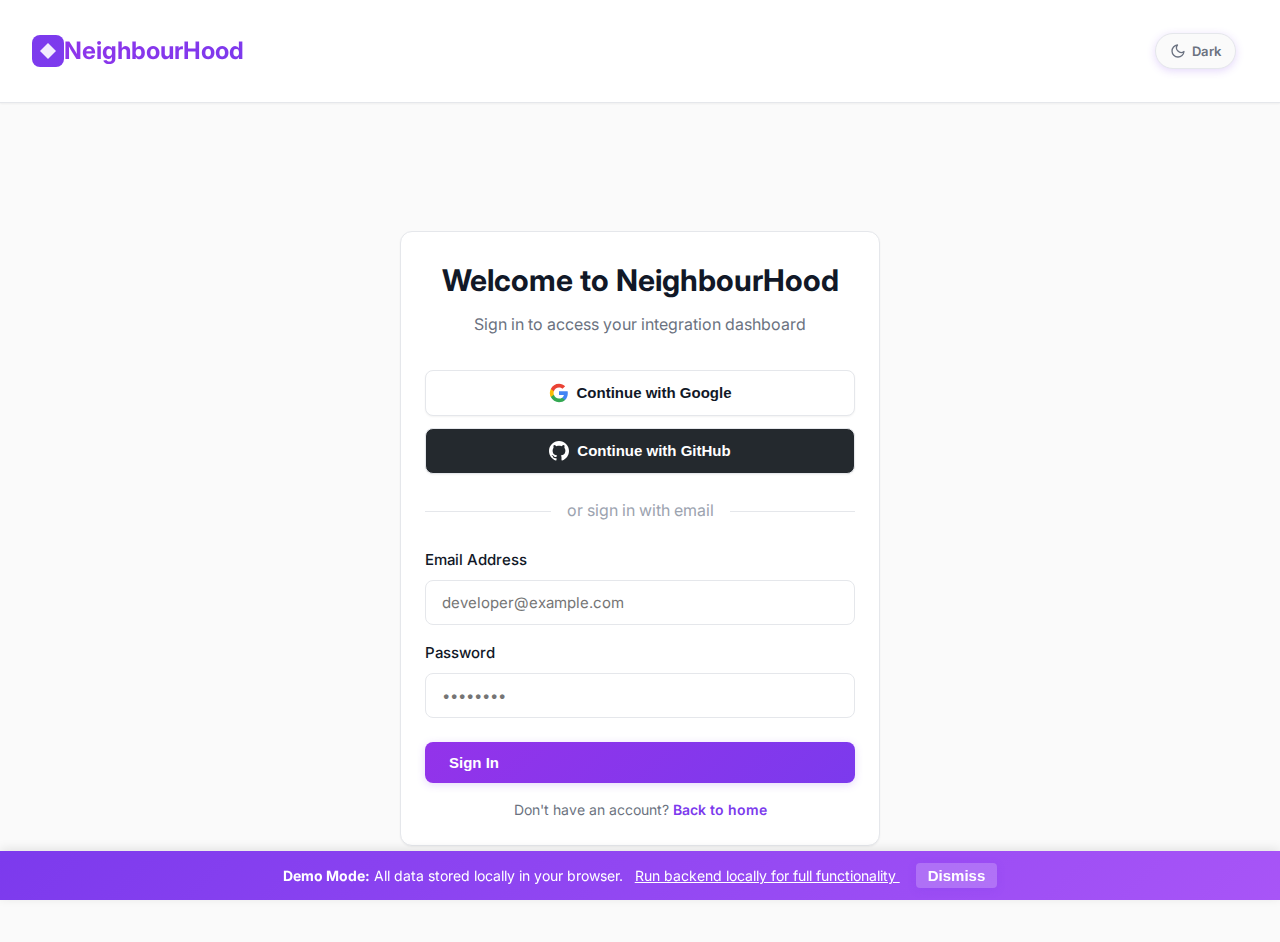
<file: webpages/dashboard.html>
<!DOCTYPE html>
<html lang="en">
<head>
    <meta charset="UTF-8">
    <meta name="viewport" content="width=device-width, initial-scale=1.0">
    <meta name="description" content="NeighbourHood Developer Dashboard — manage integrations, API keys, and connected services.">
    <meta name="theme-color" content="#7C3AED">
    <title>NeighbourHood | Developer Dashboard</title>
    <link rel="icon" type="image/svg+xml" href="./static/favicon.svg">
    <link rel="preconnect" href="https://fonts.googleapis.com">
    <link rel="preconnect" href="https://fonts.gstatic.com" crossorigin>
    <link rel="stylesheet" href="./static/dashboard.css">
    <link href="https://fonts.googleapis.com/css2?family=Inter:wght@300;400;500;600;700;800&display=swap" rel="stylesheet">
    <!-- Theme: load before body paint to prevent flash -->
    <script src="./static/theme.js"></script>
</head>
<body>
    <header>
        <div class="container flex justify-between items-center">
            <div class="logo">
                <a href="./index.html" style="display: flex; align-items: center; text-decoration: none; color: inherit;">
                    <svg width="32" height="32" viewBox="0 0 32 32" fill="none">
                        <rect width="32" height="32" rx="8" fill="url(#gradient)"/>
                        <path d="M16 8L8 16L16 24L24 16L16 8Z" fill="white" opacity="0.9"/>
                        <defs>
                            <linearGradient id="gradient" x1="0" y1="0" x2="32" y2="32">
                                <stop offset="0%" stop-color="#7C3AED"/>
                                <stop offset="100%" stop-color="#A855F7"/>
                            </linearGradient>
                        </defs>
                    </svg>
                    <span>NeighbourHood</span>
                </a>
            </div>
            <div style="display: flex; align-items: center; gap: 0.75rem;">
                <button id="theme-toggle" class="theme-toggle" aria-label="Switch to dark mode" title="Switch to dark mode">
                    <span class="icon-sun">
                        <svg xmlns="http://www.w3.org/2000/svg" width="16" height="16" viewBox="0 0 24 24" fill="none" stroke="currentColor" stroke-width="2" stroke-linecap="round" stroke-linejoin="round"><circle cx="12" cy="12" r="5"/><line x1="12" y1="1" x2="12" y2="3"/><line x1="12" y1="21" x2="12" y2="23"/><line x1="4.22" y1="4.22" x2="5.64" y2="5.64"/><line x1="18.36" y1="18.36" x2="19.78" y2="19.78"/><line x1="1" y1="12" x2="3" y2="12"/><line x1="21" y1="12" x2="23" y2="12"/><line x1="4.22" y1="19.78" x2="5.64" y2="18.36"/><line x1="18.36" y1="5.64" x2="19.78" y2="4.22"/></svg>
                    </span>
                    <span class="icon-moon">
                        <svg xmlns="http://www.w3.org/2000/svg" width="16" height="16" viewBox="0 0 24 24" fill="none" stroke="currentColor" stroke-width="2" stroke-linecap="round" stroke-linejoin="round"><path d="M21 12.79A9 9 0 1 1 11.21 3 7 7 0 0 0 21 12.79z"/></svg>
                    </span>
                    <span class="toggle-label-dark">Dark</span>
                    <span class="toggle-label-light">Light</span>
                </button>
                <nav id="auth-nav">
                    <!-- Dynamically populated -->
                </nav>
            </div>
        </div>
    </header>

    <main id="app">
    <div class="container">
        <!-- Login View -->
        <section id="login-view" class="card" style="max-width: 480px; margin: 4rem auto;">
            <div style="text-align: center; margin-bottom: 2rem;">
                <h2 style="font-size: 1.875rem; margin-bottom: 0.5rem;">Welcome to NeighbourHood</h2>
                <p class="text-secondary">Sign in to access your integration dashboard</p>
            </div>
            
            <!-- SSO Options -->
            <div style="margin-bottom: 1.5rem;">
                <button onclick="loginWithGoogle()" class="btn-secondary" style="width: 100%; margin-bottom: 0.75rem; justify-content: center;">
                    <svg width="20" height="20" viewBox="0 0 24 24"><path fill="#4285F4" d="M22.56 12.25c0-.78-.07-1.53-.2-2.25H12v4.26h5.92c-.26 1.37-1.04 2.53-2.21 3.31v2.77h3.57c2.08-1.92 3.28-4.74 3.28-8.09z"/><path fill="#34A853" d="M12 23c2.97 0 5.46-.98 7.28-2.66l-3.57-2.77c-.98.66-2.23 1.06-3.71 1.06-2.86 0-5.29-1.93-6.16-4.53H2.18v2.84C3.99 20.53 7.7 23 12 23z"/><path fill="#FBBC05" d="M5.84 14.09c-.22-.66-.35-1.36-.35-2.09s.13-1.43.35-2.09V7.07H2.18C1.43 8.55 1 10.22 1 12s.43 3.45 1.18 4.93l2.85-2.22.81-.62z"/><path fill="#EA4335" d="M12 5.38c1.62 0 3.06.56 4.21 1.64l3.15-3.15C17.45 2.09 14.97 1 12 1 7.7 1 3.99 3.47 2.18 7.07l3.66 2.84c.87-2.6 3.3-4.53 6.16-4.53z"/></svg>
                    Continue with Google
                </button>
                <button onclick="loginWithGitHub()" class="btn-secondary" style="width: 100%; background: #24292e; color: white; justify-content: center;">
                    <svg width="20" height="20" viewBox="0 0 24 24" fill="white"><path d="M12 0c-6.626 0-12 5.373-12 12 0 5.302 3.438 9.8 8.207 11.387.599.111.793-.261.793-.577v-2.234c-3.338.726-4.033-1.416-4.033-1.416-.546-1.387-1.333-1.756-1.333-1.756-1.089-.745.083-.729.083-.729 1.205.084 1.839 1.237 1.839 1.237 1.07 1.834 2.807 1.304 3.492.997.107-.775.418-1.305.762-1.604-2.665-.305-5.467-1.334-5.467-5.931 0-1.311.469-2.381 1.236-3.221-.124-.303-.535-1.524.117-3.176 0 0 1.008-.322 3.301 1.23.957-.266 1.983-.399 3.003-.404 1.02.005 2.047.138 3.006.404 2.291-1.552 3.297-1.23 3.297-1.23.653 1.653.242 2.874.118 3.176.77.84 1.235 1.911 1.235 3.221 0 4.609-2.807 5.624-5.479 5.921.43.372.823 1.102.823 2.222v3.293c0 .319.192.694.801.576 4.765-1.589 8.199-6.086 8.199-11.386 0-6.627-5.373-12-12-12z"/></svg>
                    Continue with GitHub
                </button>
            </div>
            
            <div style="text-align: center; margin: 1.5rem 0; color: var(--text-tertiary); position: relative;">
                <span style="background: var(--bg-card); padding: 0 1rem; position: relative; z-index: 1;">or sign in with email</span>
                <div style="position: absolute; top: 50%; left: 0; right: 0; height: 1px; background: var(--border-color); z-index: 0;"></div>
            </div>
            
            <form id="login-form">
                <label for="email">Email Address</label>
                <input type="email" id="email" placeholder="developer@example.com" required>
                
                <label for="password">Password</label>
                <input type="password" id="password" placeholder="••••••••" required>
                
                <button type="submit" class="btn-primary" style="width: 100%; margin-top: 0.5rem;">Sign In</button>
                
                <p style="text-align: center; margin-top: 1rem; color: var(--text-secondary); font-size: 0.875rem;">
                    Don't have an account? <a href="./index.html" style="color: var(--purple-700); text-decoration: none; font-weight: 600;">Back to home</a>
                </p>
            </form>
        </section>

        <!-- Dashboard View -->
        <section id="dashboard-view" style="display: none;">
            <!-- Workspace Selector -->
            <div class="card">
                <div class="flex justify-between items-center">
                    <div>
                        <h2 class="text-xl font-bold">Current Workspace</h2>
                        <p class="text-secondary text-sm">Manage integrations and API keys</p>
                    </div>
                    <select id="workspace-selector" class="btn-secondary" style="width: auto; padding: 0.5rem 1rem;">
                        <option>Loading workspaces...</option>
                    </select>
                </div>
            </div>

            <!-- API Keys Section -->
            <div class="card">
                <div class="card-header">
                    <div>
                        <h3 class="card-title">API Keys</h3>
                        <p class="text-secondary text-sm">Manage your API authentication keys</p>
                    </div>
                    <button onclick="showCreateAPIKeyModal()" class="btn-sm">
                        <svg width="16" height="16" viewBox="0 0 24 24" fill="none" stroke="currentColor">
                            <path d="M12 5v14M5 12h14" stroke-width="2" stroke-linecap="round"/>
                        </svg>
                        Create API Key
                    </button>
                </div>
                <div id="api-keys-list">
                    <div class="api-key-box">
                        <div class="api-key-label">Production Key</div>
                        <div class="api-key-value">
                            <code id="api-key-display">Loading...</code>
                            <button class="btn-outline btn-sm" onclick="copyToClipboard(document.getElementById('api-key-display').textContent.trim())">
                                <svg width="16" height="16" viewBox="0 0 24 24" fill="none" stroke="currentColor">
                                    <rect x="9" y="9" width="13" height="13" rx="2" ry="2" stroke-width="2"/>
                                    <path d="M5 15H4a2 2 0 0 1-2-2V4a2 2 0 0 1 2-2h9a2 2 0 0 1 2 2v1" stroke-width="2"/>
                                </svg>
                                Copy
                            </button>
                        </div>
                        <p class="text-secondary text-sm" style="margin-top: 0.75rem;">
                            ⚠️ Keep this key secure. It provides full access to your workspace integrations.
                        </p>
                    </div>
                </div>
            </div>

            <!-- Available Integrations -->
            <div class="card">
                <div class="card-header">
                    <div>
                        <h3 class="card-title">Available Integrations</h3>
                        <p class="text-secondary text-sm" id="integration-count">Loading platforms...</p>
                    </div>
                    <input type="text" id="integration-search" placeholder="Search integrations..."
                           aria-label="Search integrations"
                           oninput="searchIntegrations(this.value)" style="width: 300px; margin-bottom: 0;">
                </div>
                <!-- Category filter tabs -->
                <div id="category-tabs" style="display:flex;flex-wrap:wrap;gap:0.5rem;padding:0.75rem 0 1rem 0;border-bottom:1px solid var(--border-color);margin-bottom:1.25rem;"></div>
                <div class="grid" id="integrations-grid">
                    <!-- Dynamically populated -->
                </div>
            </div>

            <!-- My Active Integrations -->
            <div class="card">
                <div class="card-header">
                    <h3 class="card-title">My Active Integrations</h3>
                    <p class="text-secondary text-sm">Manage your connected services</p>
                </div>
                <div id="active-integrations-list">
                    <p class="text-secondary" style="text-align: center; padding: 2rem;">
                        No active integrations yet. Connect your first integration above!
                    </p>
                </div>
            </div>
        </section>
    </div>
    </main>

    <!-- Integration Signup Modal -->
    <div id="integration-modal" class="modal" style="display: none;"
         role="dialog" aria-modal="true" aria-labelledby="modal-title">
        <div class="modal-content">
            <div class="modal-header">
                <h3 id="modal-title">Connect to Integration</h3>
                <button class="close-btn" onclick="closeIntegrationModal()" aria-label="Close">&times;</button>
            </div>
            <div id="modal-body">
                <!-- Dynamically populated -->
            </div>
        </div>
    </div>

    <!-- Create API Key Modal -->
    <div id="api-key-modal" class="modal" style="display: none;"
         role="dialog" aria-modal="true" aria-labelledby="api-key-modal-title">
        <div class="modal-content">
            <div class="modal-header">
                <h3 id="api-key-modal-title">Create New API Key</h3>
                <button class="close-btn" onclick="closeAPIKeyModal()" aria-label="Close">&times;</button>
            </div>
            <form id="create-api-key-form" onsubmit="createAPIKey(event)">
                <label for="key-name">Key Name</label>
                <input type="text" id="key-name" placeholder="Production API Key" required>
                
                <label for="key-rate-limit" style="display:flex;justify-content:space-between;align-items:center;">
                    Rate Limit (requests/hour)
                    <span id="rate-limit-display" style="font-weight:700;color:var(--purple-700);font-size:0.95rem;">1,000 req/hr</span>
                </label>

                <!-- Quick presets -->
                <div class="rate-preset-group">
                    <button type="button" class="rate-preset" onclick="setRateLimit(100)">100 <span style="font-weight:400;opacity:.75;">Dev</span></button>
                    <button type="button" class="rate-preset selected" onclick="setRateLimit(1000)">1,000 <span style="font-weight:400;opacity:.75;">Standard</span></button>
                    <button type="button" class="rate-preset" onclick="setRateLimit(5000)">5,000 <span style="font-weight:400;opacity:.75;">Pro</span></button>
                    <button type="button" class="rate-preset" onclick="setRateLimit(10000)">10,000 <span style="font-weight:400;opacity:.75;">Enterprise</span></button>
                    <button type="button" class="rate-preset" onclick="setRateLimit(100000)">Unlimited</button>
                </div>

                <!-- Range slider -->
                <input type="range" class="rate-range" id="key-rate-slider" min="100" max="100000" step="100" value="1000"
                       oninput="syncRateLimit(this.value,'slider')">
                <div class="rate-range-labels"><span>100</span><span>50,000</span><span>100,000+</span></div>

                <!-- Hidden number input (actual form value) -->
                <input type="number" id="key-rate-limit" value="1000" min="100" max="100000" style="display:none;">

                <p style="font-size:0.78rem;color:var(--text-tertiary);margin-top:-0.25rem;margin-bottom:1rem;">
                    Higher limits available on Pro and Enterprise plans.
                </p>
                
                <label>
                    <input type="checkbox" id="key-expiry-enabled">
                    Set expiration date
                </label>
                
                <input type="date" id="key-expiry-date" style="display: none;">
                
                <div class="flex gap-2" style="margin-top: 1.5rem;">
                    <button type="submit" style="flex: 1;">Generate API Key</button>
                    <button type="button" class="btn-secondary" onclick="closeAPIKeyModal()">Cancel</button>
                </div>
            </form>
        </div>
    </div>

    <script src="./static/dashboard-demo.js"></script>
</body>
</html>
</file>
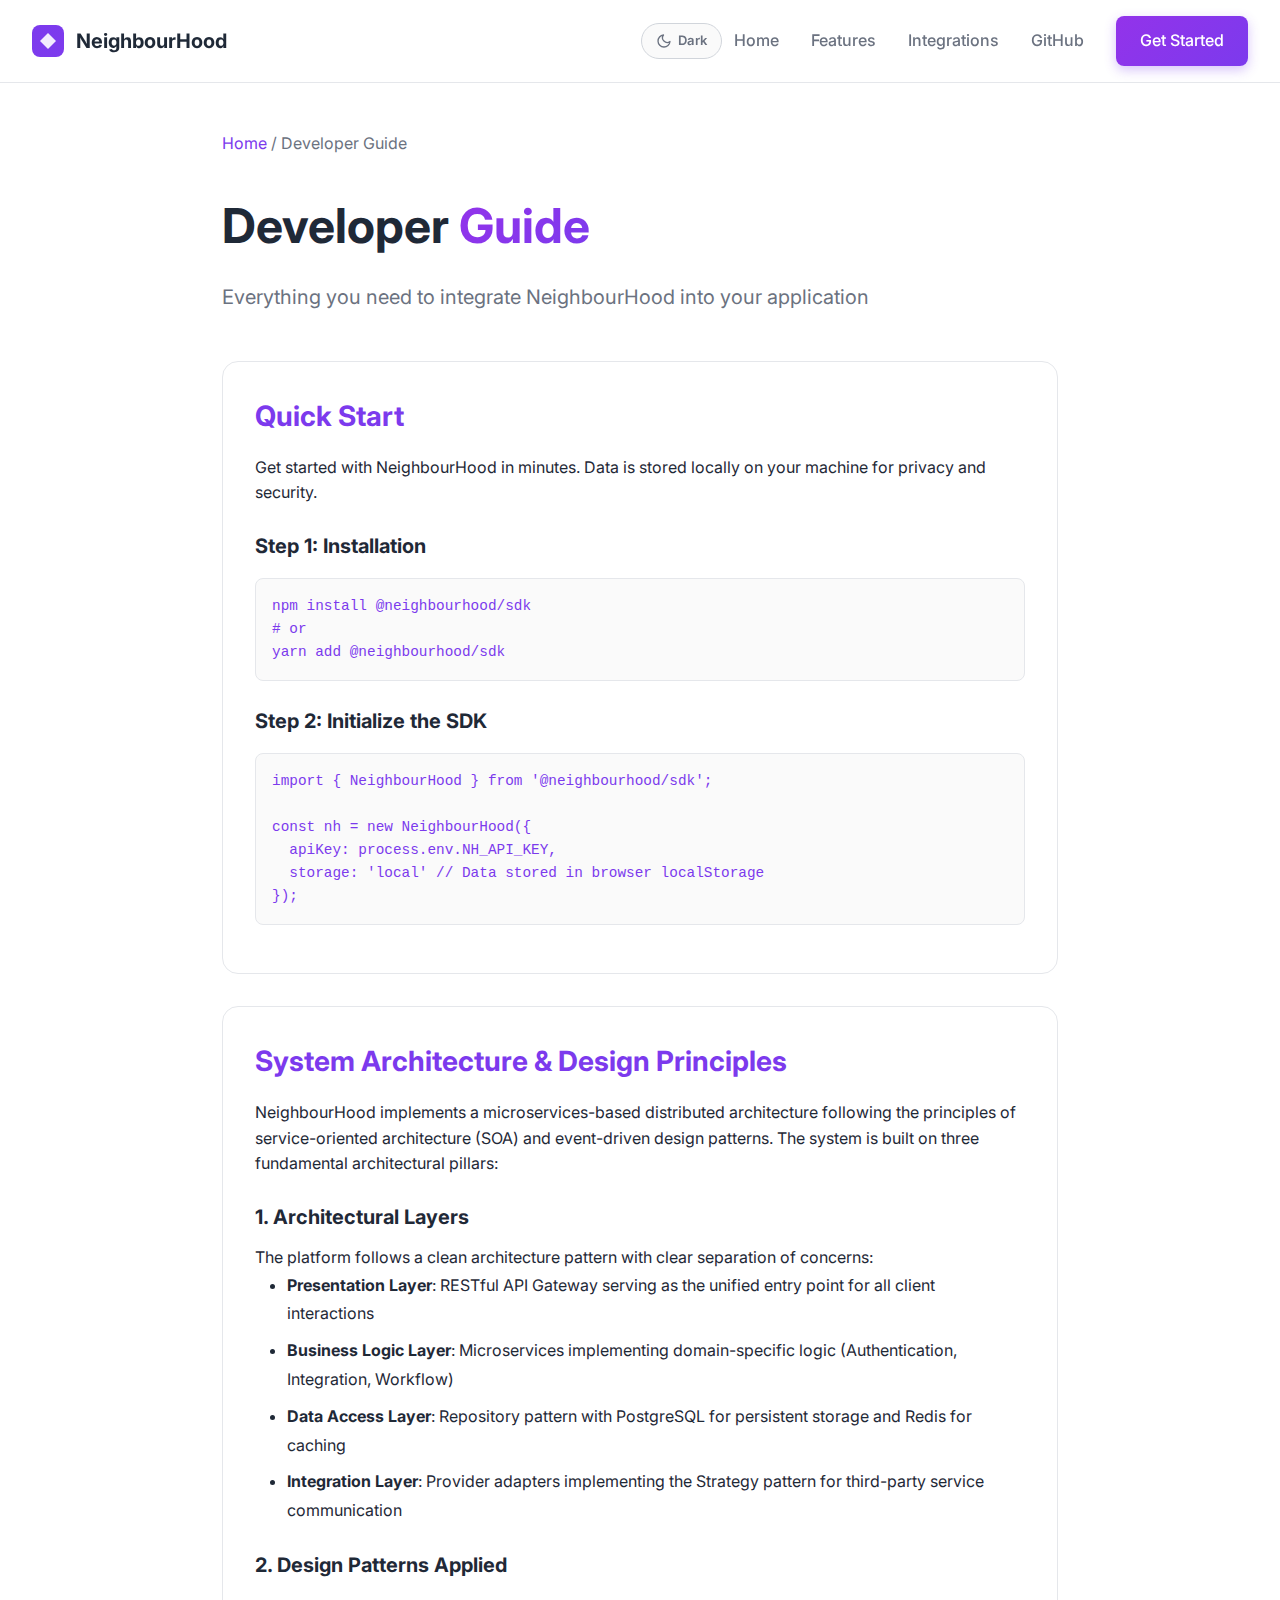
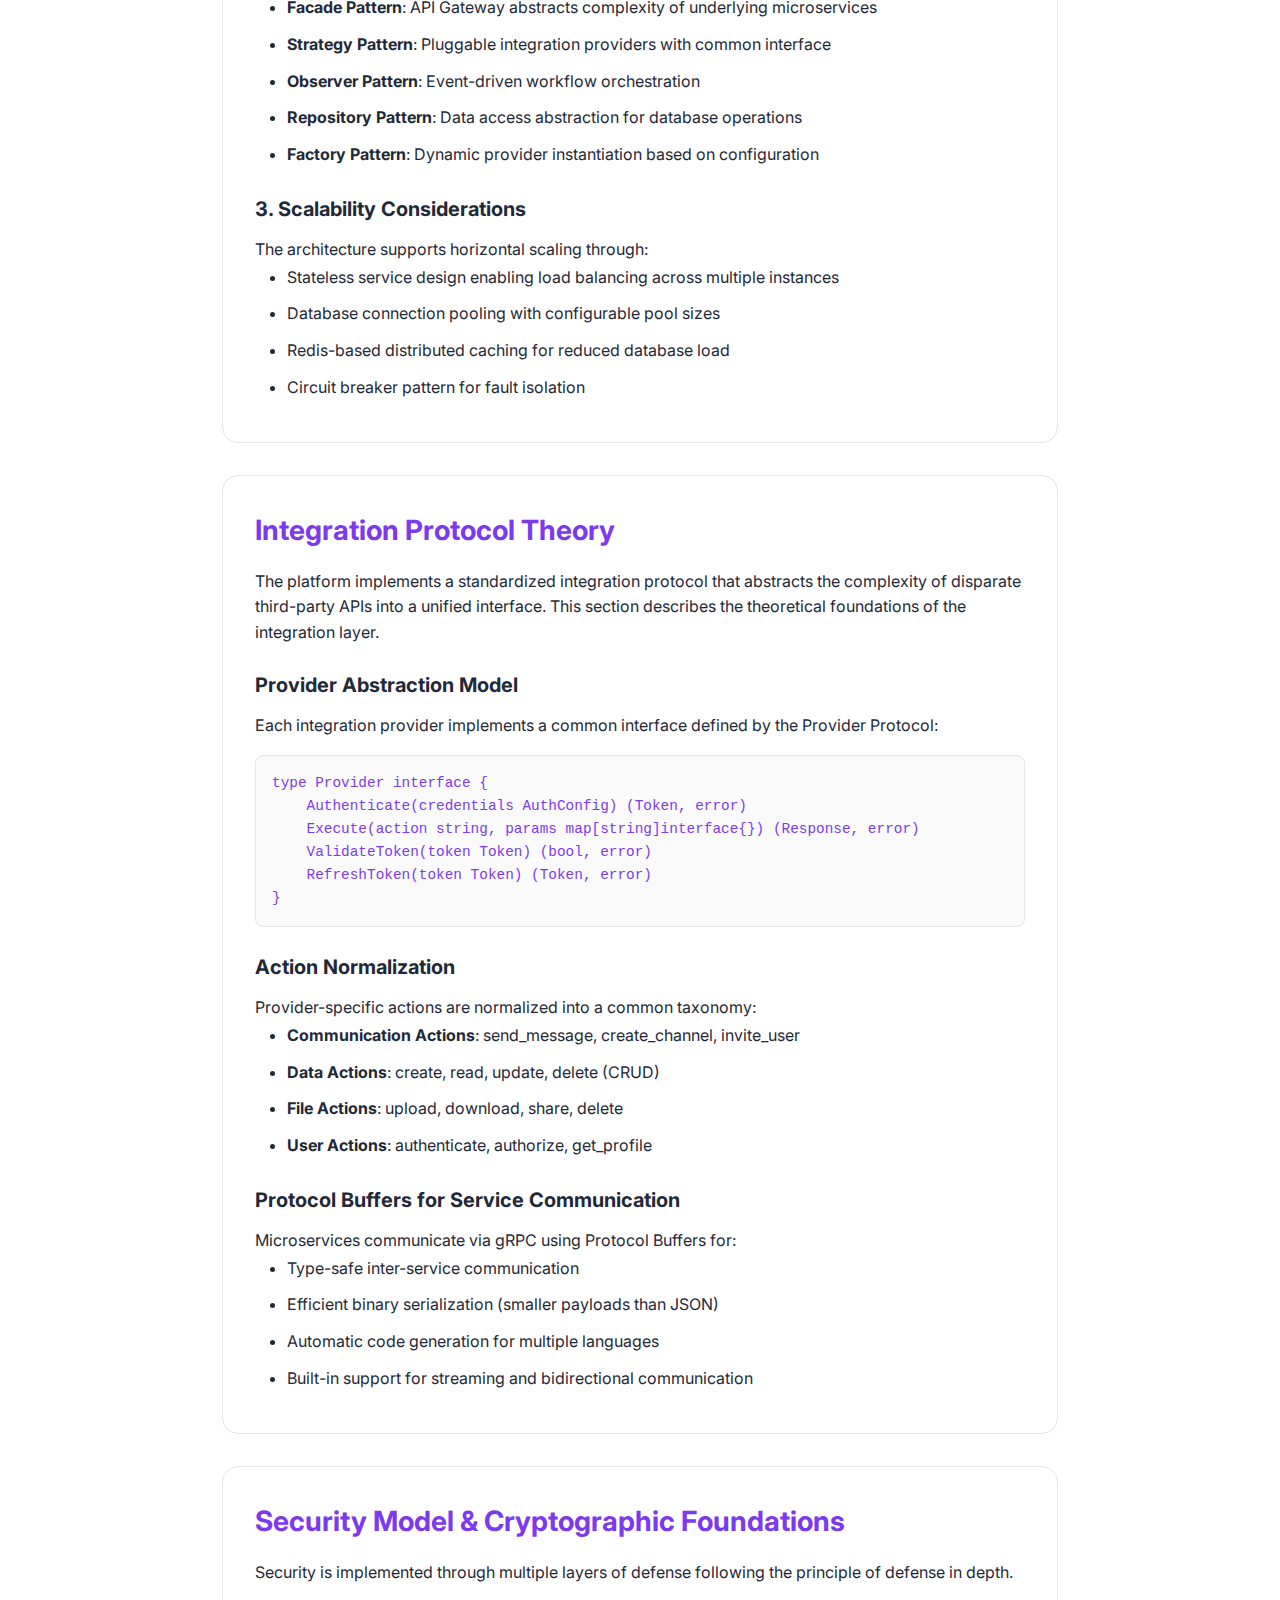
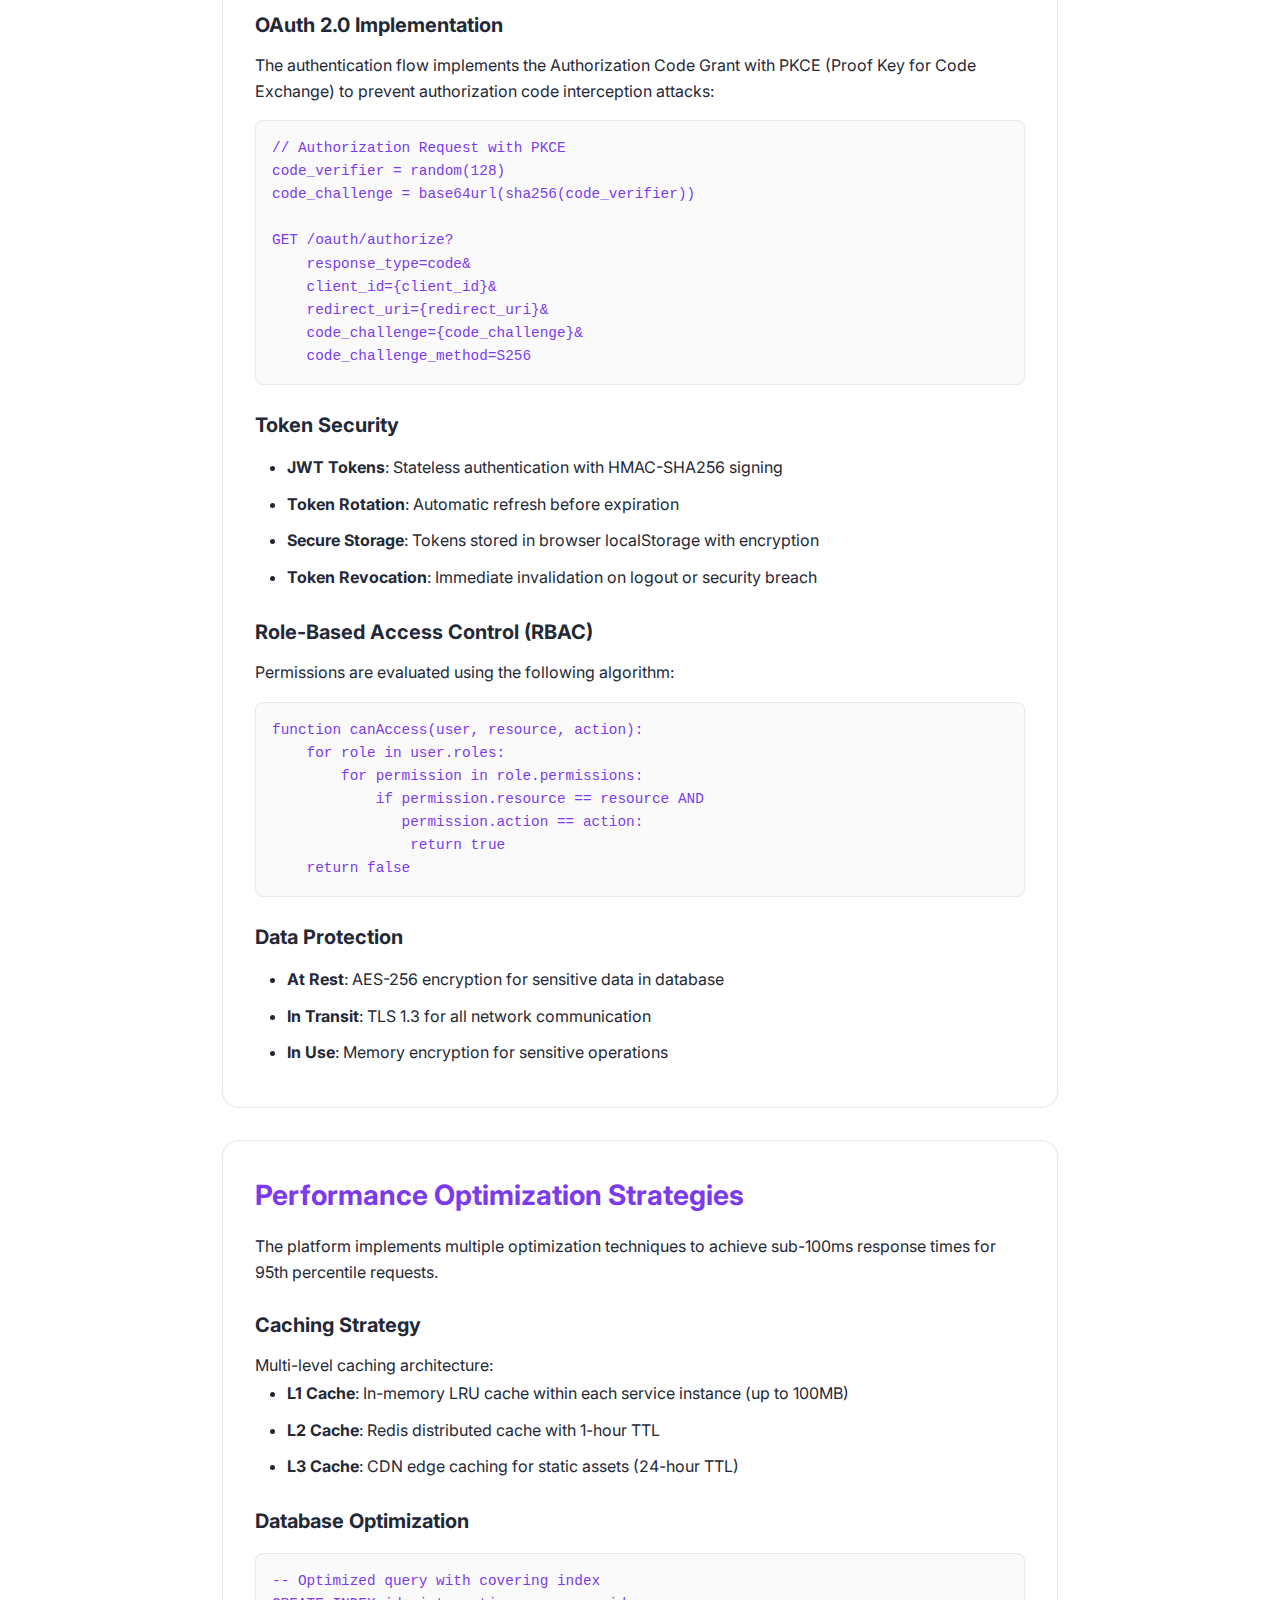
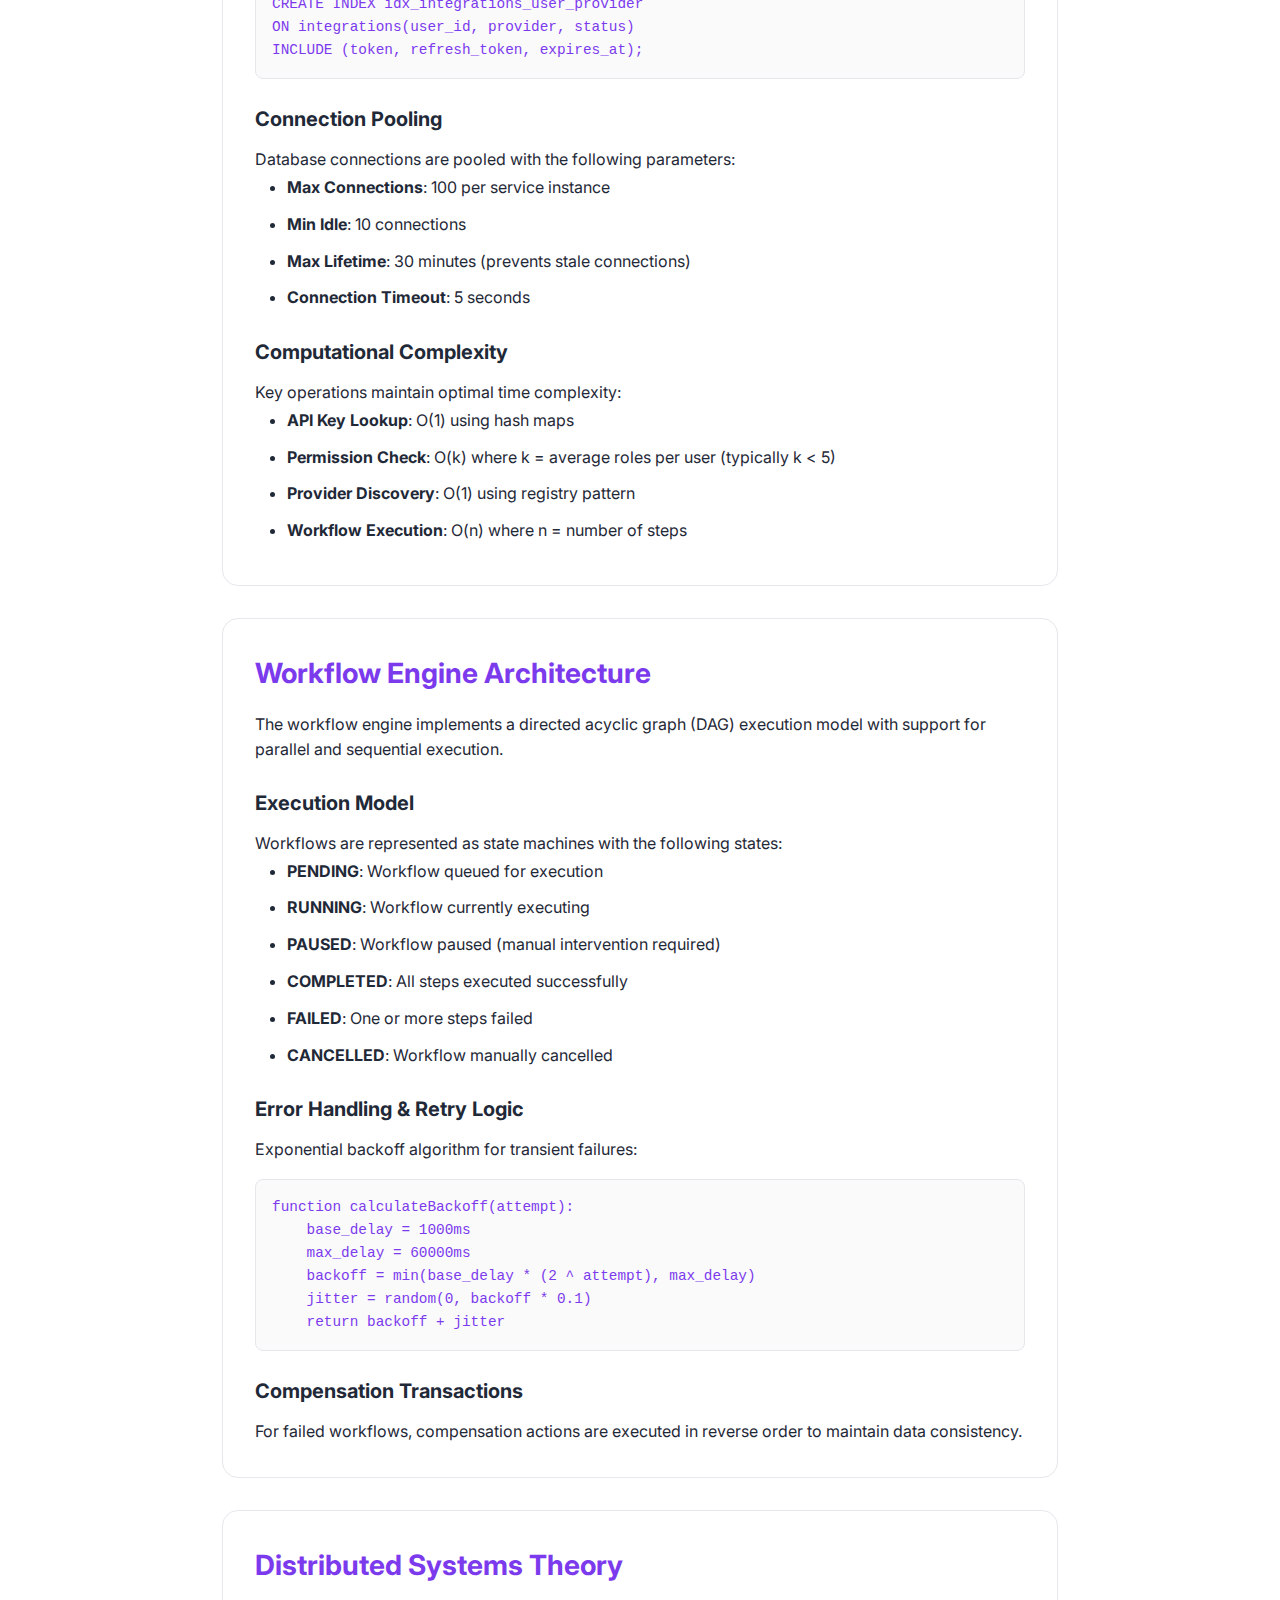
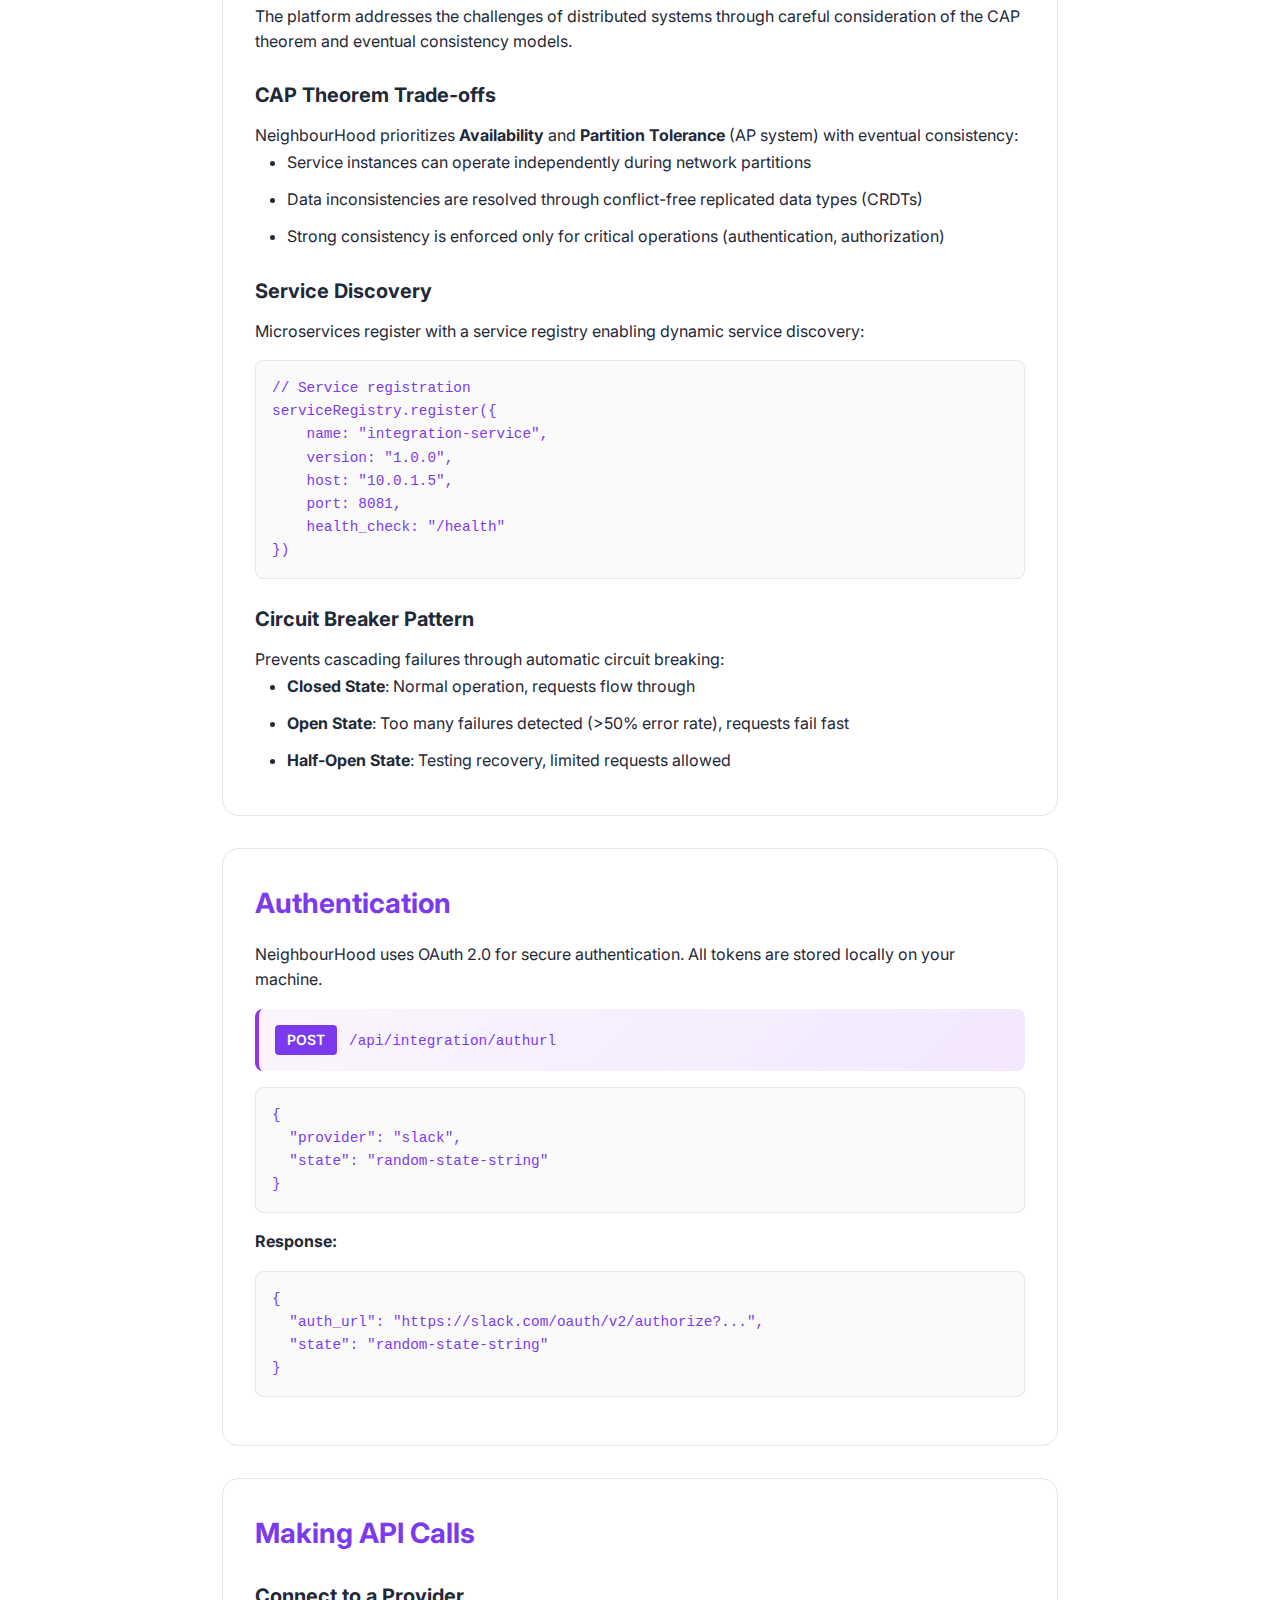
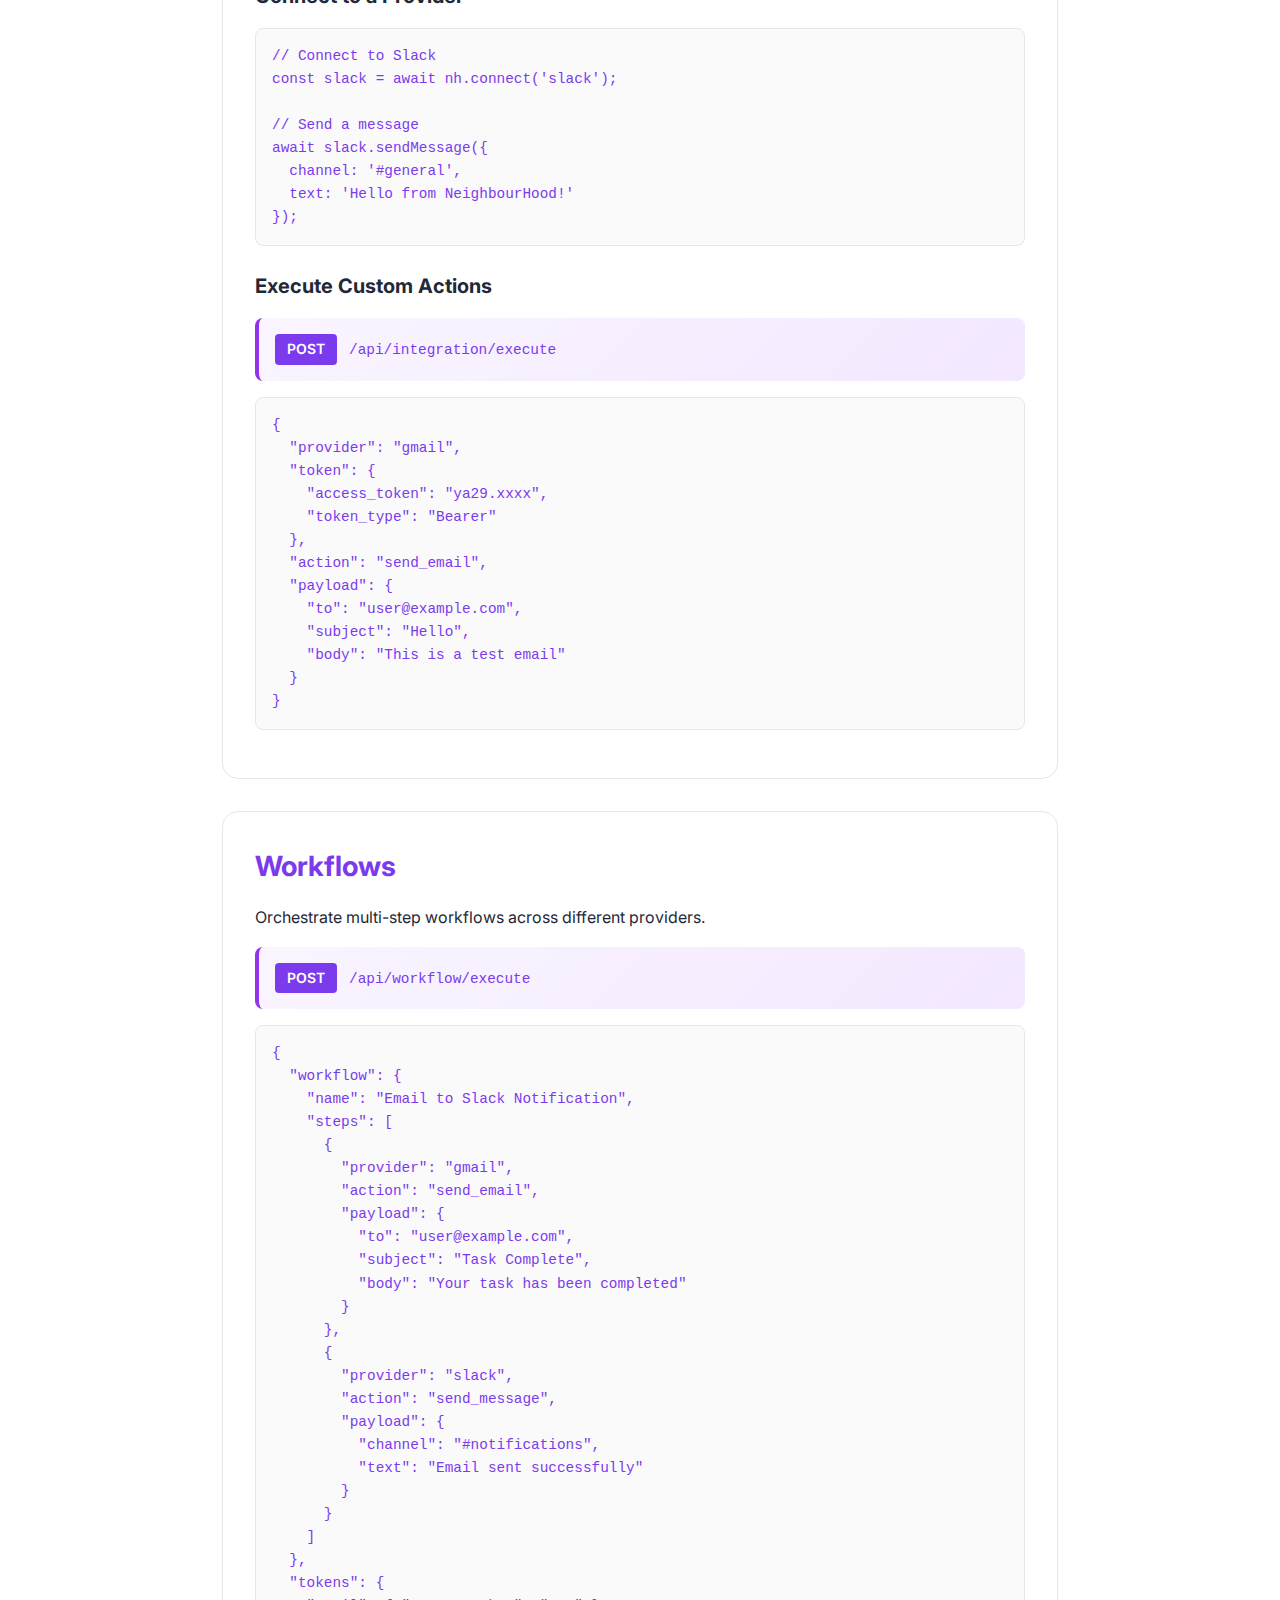
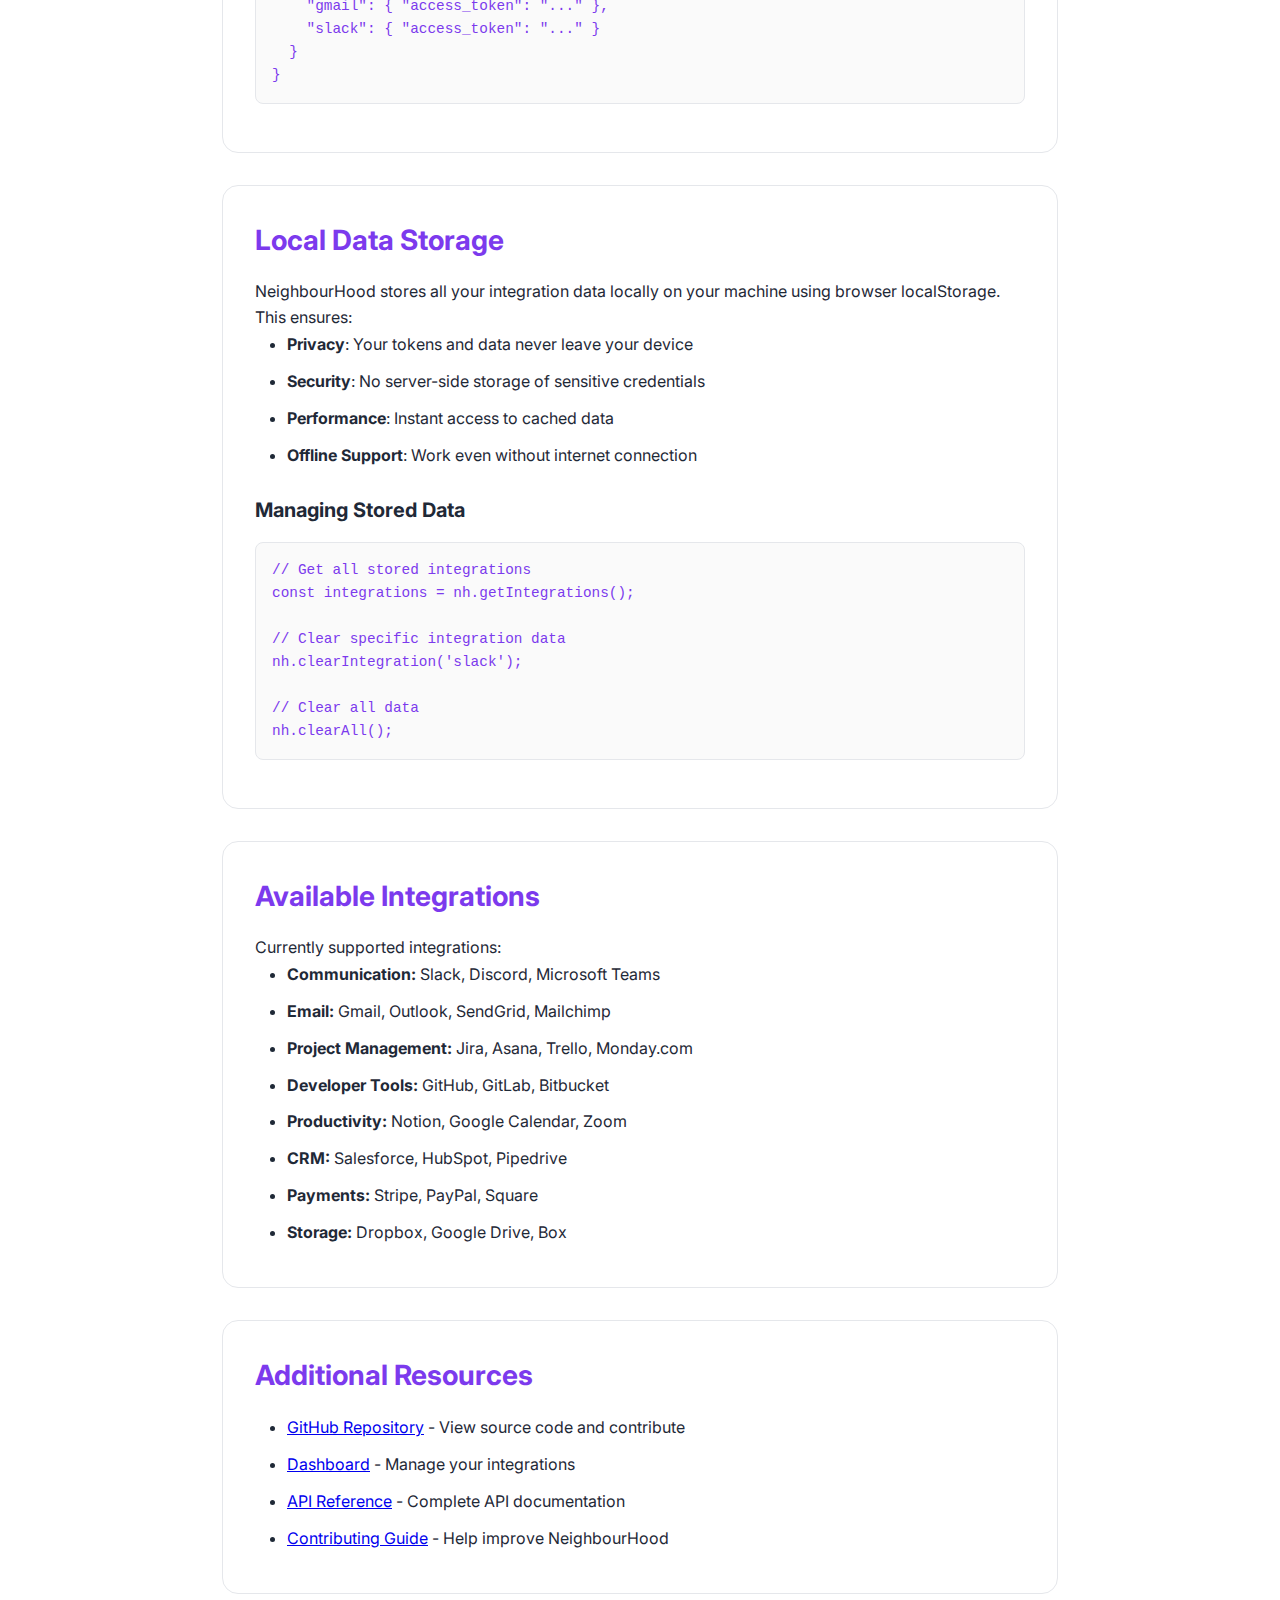
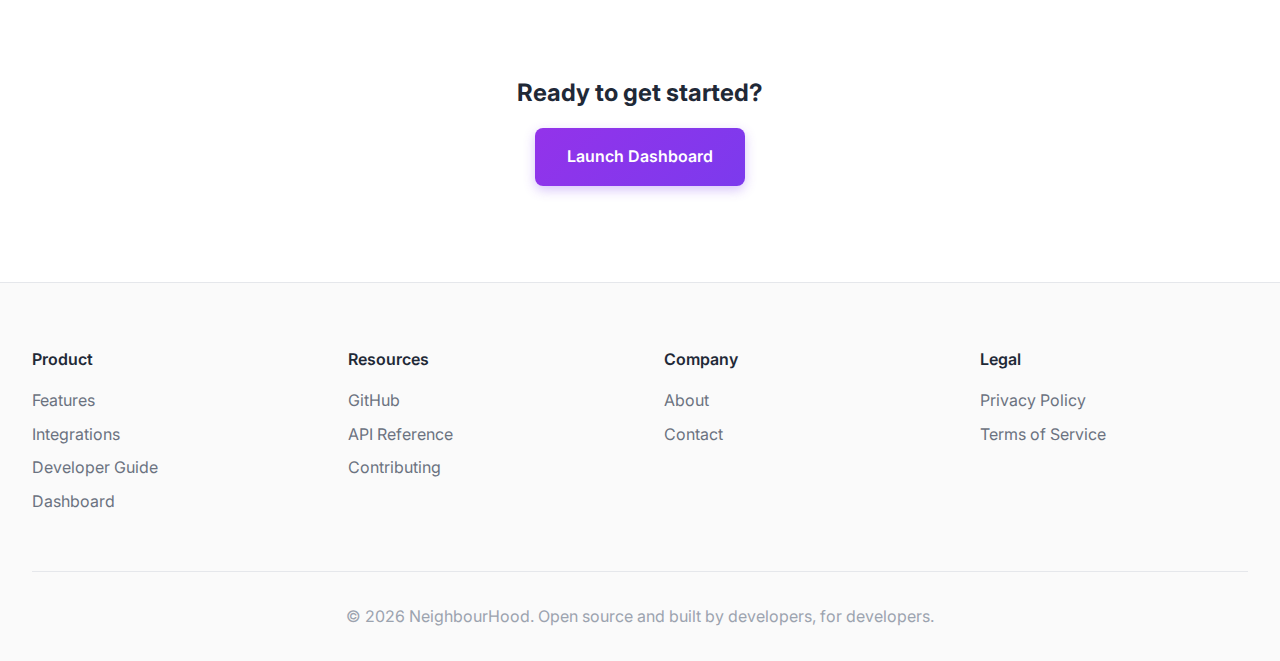
<file: webpages/developer-guide.html>
<!DOCTYPE html>
<html lang="en">
<head>
    <meta charset="UTF-8">
    <meta name="viewport" content="width=device-width, initial-scale=1.0">
    <meta name="description" content="NeighbourHood Developer Guide — learn how to integrate, authenticate, and build with the NeighbourHood API and SDK.">
    <meta name="theme-color" content="#7C3AED">
    <title>Developer Guide | NeighbourHood</title>
    <link rel="icon" type="image/svg+xml" href="./static/favicon.svg">
    <link rel="preconnect" href="https://fonts.googleapis.com">
    <link rel="preconnect" href="https://fonts.gstatic.com" crossorigin>
    <link rel="stylesheet" href="./static/landing.css">
    <link href="https://fonts.googleapis.com/css2?family=Inter:wght@300;400;500;600;700;800&display=swap" rel="stylesheet">
    <style>
        .guide-container {
            max-width: 900px;
            margin: 0 auto;
            padding: 3rem 2rem;
        }
        .guide-section {
            background: var(--bg-primary);
            border: 1px solid var(--border-light);
            border-radius: 1rem;
            padding: 2rem;
            margin-bottom: 2rem;
        }
        .guide-section h2 {
            color: var(--purple-700);
            margin-bottom: 1rem;
            font-size: 1.75rem;
        }
        .guide-section h3 {
            color: var(--text-primary);
            margin-top: 1.5rem;
            margin-bottom: 0.75rem;
            font-size: 1.25rem;
        }
        .guide-section pre {
            background: var(--bg-secondary);
            border: 1px solid var(--border-light);
            border-radius: 0.5rem;
            padding: 1rem;
            overflow-x: auto;
            margin: 1rem 0;
        }
        .guide-section code {
            font-family: 'Courier New', monospace;
            font-size: 0.9rem;
            color: var(--purple-700);
        }
        .guide-section ul {
            margin-left: 2rem;
            line-height: 1.8;
        }
        .guide-section li {
            margin-bottom: 0.5rem;
        }
        .breadcrumb {
            margin-bottom: 2rem;
            color: var(--text-secondary);
        }
        .breadcrumb a {
            color: var(--purple-700);
            text-decoration: none;
        }
        .breadcrumb a:hover {
            text-decoration: underline;
        }
        .api-endpoint {
            background: linear-gradient(135deg, var(--purple-50), var(--purple-100));
            border-left: 4px solid var(--purple-600);
            padding: 1rem;
            margin: 1rem 0;
            border-radius: 0.5rem;
        }
        .api-endpoint .method {
            display: inline-block;
            background: var(--purple-700);
            color: white;
            padding: 0.25rem 0.75rem;
            border-radius: 0.25rem;
            font-weight: 600;
            font-size: 0.875rem;
            margin-right: 0.5rem;
        }
        .back-home {
            margin-bottom: 2rem;
        }

        /* ---- Responsive ---- */
        @media (max-width: 1024px) {
            .guide-container {
                padding: 2rem 1.5rem;
            }
        }

        @media (max-width: 768px) {
            .guide-container {
                padding: 1.5rem 1.25rem;
            }

            .guide-container h1 {
                font-size: 2.25rem !important;
            }

            .guide-container > p {
                font-size: 1.0625rem !important;
                margin-bottom: 2rem !important;
            }

            .guide-section {
                padding: 1.5rem;
                border-radius: 0.75rem;
            }

            .guide-section h2 {
                font-size: 1.375rem;
            }

            .guide-section h3 {
                font-size: 1.125rem;
            }

            .guide-section pre {
                padding: 0.875rem;
                font-size: 0.8125rem;
                border-radius: 0.375rem;
            }

            .api-endpoint {
                padding: 0.875rem;
            }

            .api-endpoint .method {
                font-size: 0.8125rem;
                padding: 0.2rem 0.5rem;
            }
        }

        @media (max-width: 480px) {
            .guide-container {
                padding: 1rem;
            }

            .guide-container h1 {
                font-size: 1.75rem !important;
            }

            .guide-section {
                padding: 1.125rem;
            }

            .guide-section pre code {
                font-size: 0.75rem;
            }

            .guide-section ul {
                margin-left: 1.25rem;
            }
        }

        /* ---- Dark Mode ---- */
        [data-theme="dark"] .guide-section {
            background: #111120;
            border-color: var(--border-light);
        }

        [data-theme="dark"] .guide-section pre {
            background: #0C0C14;
            border-color: var(--border-light);
            color: #CBD5E1;
        }

        [data-theme="dark"] .guide-section pre code {
            color: #A78BFA;
        }

        [data-theme="dark"] .guide-section code {
            color: #A78BFA;
        }

        [data-theme="dark"] .api-endpoint {
            background: linear-gradient(135deg, var(--purple-50), var(--purple-100));
        }

        [data-theme="dark"] .guide-container > h1 {
            color: var(--text-primary);
        }

        [data-theme="dark"] .breadcrumb {
            color: var(--text-secondary);
        }

        /* Guide page hero & CTA */
        .guide-hero-title { font-size: 3rem; margin-bottom: 1rem; color: var(--text-primary); }
        .guide-hero-subtitle { font-size: 1.25rem; color: var(--text-secondary); margin-bottom: 3rem; }
        .guide-cta { text-align: center; padding: 3rem 0; }
        .guide-cta__title { margin-bottom: 1rem; }
    </style>
    <!-- Theme: load before body paint to prevent flash -->
    <script src="./static/theme.js"></script>
</head>
<body>
    <!-- Navigation -->
    <nav class="navbar">
        <div class="container">
            <div class="nav-content">
                <div class="logo">
                    <svg width="32" height="32" viewBox="0 0 32 32" fill="none">
                        <rect width="32" height="32" rx="8" fill="url(#gradient)"/>
                        <path d="M16 8L8 16L16 24L24 16L16 8Z" fill="white" opacity="0.9"/>
                        <defs>
                            <linearGradient id="gradient" x1="0" y1="0" x2="32" y2="32">
                                <stop offset="0%" stop-color="#7C3AED"/>
                                <stop offset="100%" stop-color="#A855F7"/>
                            </linearGradient>
                        </defs>
                    </svg>
                    <span>NeighbourHood</span>
                </div>
                <!-- Theme toggle: always visible outside the hamburger menu -->
                <button id="theme-toggle" class="theme-toggle theme-toggle-pill" aria-label="Switch to dark mode" title="Switch to dark mode">
                    <span class="icon-sun">
                        <svg xmlns="http://www.w3.org/2000/svg" width="16" height="16" viewBox="0 0 24 24" fill="none" stroke="currentColor" stroke-width="2" stroke-linecap="round" stroke-linejoin="round"><circle cx="12" cy="12" r="5"/><line x1="12" y1="1" x2="12" y2="3"/><line x1="12" y1="21" x2="12" y2="23"/><line x1="4.22" y1="4.22" x2="5.64" y2="5.64"/><line x1="18.36" y1="18.36" x2="19.78" y2="19.78"/><line x1="1" y1="12" x2="3" y2="12"/><line x1="21" y1="12" x2="23" y2="12"/><line x1="4.22" y1="19.78" x2="5.64" y2="18.36"/><line x1="18.36" y1="5.64" x2="19.78" y2="4.22"/></svg>
                    </span>
                    <span class="icon-moon">
                        <svg xmlns="http://www.w3.org/2000/svg" width="16" height="16" viewBox="0 0 24 24" fill="none" stroke="currentColor" stroke-width="2" stroke-linecap="round" stroke-linejoin="round"><path d="M21 12.79A9 9 0 1 1 11.21 3 7 7 0 0 0 21 12.79z"/></svg>
                    </span>
                    <span class="toggle-label-dark">Dark</span>
                    <span class="toggle-label-light">Light</span>
                </button>
                <button class="nav-hamburger" id="nav-hamburger" aria-label="Toggle navigation" aria-expanded="false" aria-controls="nav-links">
                    <span></span><span></span><span></span>
                </button>
                <div class="nav-links" id="nav-links" role="navigation">
                    <a href="./index.html">Home</a>
                    <a href="./index.html#features">Features</a>
                    <a href="./index.html#integrations">Integrations</a>
                    <a href="https://github.com/SiddhantSShende/NeighbourHood" target="_blank" rel="noopener noreferrer">GitHub</a>
                    <a href="./dashboard.html" class="btn-primary">Get Started</a>
                </div>
            </div>
        </div>
    </nav>

    <main>
    <div class="guide-container">
        <div class="breadcrumb">
            <a href="./index.html">Home</a> / Developer Guide
        </div>

        <h1 class="guide-hero-title">
            Developer <span class="gradient-text">Guide</span>
        </h1>
        <p class="guide-hero-subtitle">
            Everything you need to integrate NeighbourHood into your application
        </p>

        <div class="guide-section">
            <h2>Quick Start</h2>
            <p>Get started with NeighbourHood in minutes. Data is stored locally on your machine for privacy and security.</p>
            
            <h3>Step 1: Installation</h3>
            <pre><code>npm install @neighbourhood/sdk
# or
yarn add @neighbourhood/sdk</code></pre>

            <h3>Step 2: Initialize the SDK</h3>
            <pre><code>import { NeighbourHood } from '@neighbourhood/sdk';

const nh = new NeighbourHood({
  apiKey: process.env.NH_API_KEY,
  storage: 'local' // Data stored in browser localStorage
});</code></pre>
        </div>

        <div class="guide-section">
            <h2>System Architecture & Design Principles</h2>
            <p>NeighbourHood implements a microservices-based distributed architecture following the principles of service-oriented architecture (SOA) and event-driven design patterns. The system is built on three fundamental architectural pillars:</p>
            
            <h3>1. Architectural Layers</h3>
            <p>The platform follows a clean architecture pattern with clear separation of concerns:</p>
            <ul>
                <li><strong>Presentation Layer</strong>: RESTful API Gateway serving as the unified entry point for all client interactions</li>
                <li><strong>Business Logic Layer</strong>: Microservices implementing domain-specific logic (Authentication, Integration, Workflow)</li>
                <li><strong>Data Access Layer</strong>: Repository pattern with PostgreSQL for persistent storage and Redis for caching</li>
                <li><strong>Integration Layer</strong>: Provider adapters implementing the Strategy pattern for third-party service communication</li>
            </ul>

            <h3>2. Design Patterns Applied</h3>
            <ul>
                <li><strong>Facade Pattern</strong>: API Gateway abstracts complexity of underlying microservices</li>
                <li><strong>Strategy Pattern</strong>: Pluggable integration providers with common interface</li>
                <li><strong>Observer Pattern</strong>: Event-driven workflow orchestration</li>
                <li><strong>Repository Pattern</strong>: Data access abstraction for database operations</li>
                <li><strong>Factory Pattern</strong>: Dynamic provider instantiation based on configuration</li>
            </ul>

            <h3>3. Scalability Considerations</h3>
            <p>The architecture supports horizontal scaling through:</p>
            <ul>
                <li>Stateless service design enabling load balancing across multiple instances</li>
                <li>Database connection pooling with configurable pool sizes</li>
                <li>Redis-based distributed caching for reduced database load</li>
                <li>Circuit breaker pattern for fault isolation</li>
            </ul>
        </div>

        <div class="guide-section">
            <h2>Integration Protocol Theory</h2>
            <p>The platform implements a standardized integration protocol that abstracts the complexity of disparate third-party APIs into a unified interface. This section describes the theoretical foundations of the integration layer.</p>

            <h3>Provider Abstraction Model</h3>
            <p>Each integration provider implements a common interface defined by the Provider Protocol:</p>
            <pre><code>type Provider interface {
    Authenticate(credentials AuthConfig) (Token, error)
    Execute(action string, params map[string]interface{}) (Response, error)
    ValidateToken(token Token) (bool, error)
    RefreshToken(token Token) (Token, error)
}</code></pre>

            <h3>Action Normalization</h3>
            <p>Provider-specific actions are normalized into a common taxonomy:</p>
            <ul>
                <li><strong>Communication Actions</strong>: send_message, create_channel, invite_user</li>
                <li><strong>Data Actions</strong>: create, read, update, delete (CRUD)</li>
                <li><strong>File Actions</strong>: upload, download, share, delete</li>
                <li><strong>User Actions</strong>: authenticate, authorize, get_profile</li>
            </ul>

            <h3>Protocol Buffers for Service Communication</h3>
            <p>Microservices communicate via gRPC using Protocol Buffers for:</p>
            <ul>
                <li>Type-safe inter-service communication</li>
                <li>Efficient binary serialization (smaller payloads than JSON)</li>
                <li>Automatic code generation for multiple languages</li>
                <li>Built-in support for streaming and bidirectional communication</li>
            </ul>
        </div>

        <div class="guide-section">
            <h2>Security Model & Cryptographic Foundations</h2>
            <p>Security is implemented through multiple layers of defense following the principle of defense in depth.</p>

            <h3>OAuth 2.0 Implementation</h3>
            <p>The authentication flow implements the Authorization Code Grant with PKCE (Proof Key for Code Exchange) to prevent authorization code interception attacks:</p>
            <pre><code>// Authorization Request with PKCE
code_verifier = random(128)
code_challenge = base64url(sha256(code_verifier))

GET /oauth/authorize?
    response_type=code&
    client_id={client_id}&
    redirect_uri={redirect_uri}&
    code_challenge={code_challenge}&
    code_challenge_method=S256</code></pre>

            <h3>Token Security</h3>
            <ul>
                <li><strong>JWT Tokens</strong>: Stateless authentication with HMAC-SHA256 signing</li>
                <li><strong>Token Rotation</strong>: Automatic refresh before expiration</li>
                <li><strong>Secure Storage</strong>: Tokens stored in browser localStorage with encryption</li>
                <li><strong>Token Revocation</strong>: Immediate invalidation on logout or security breach</li>
            </ul>

            <h3>Role-Based Access Control (RBAC)</h3>
            <p>Permissions are evaluated using the following algorithm:</p>
            <pre><code>function canAccess(user, resource, action):
    for role in user.roles:
        for permission in role.permissions:
            if permission.resource == resource AND
               permission.action == action:
                return true
    return false</code></pre>

            <h3>Data Protection</h3>
            <ul>
                <li><strong>At Rest</strong>: AES-256 encryption for sensitive data in database</li>
                <li><strong>In Transit</strong>: TLS 1.3 for all network communication</li>
                <li><strong>In Use</strong>: Memory encryption for sensitive operations</li>
            </ul>
        </div>

        <div class="guide-section">
            <h2>Performance Optimization Strategies</h2>
            <p>The platform implements multiple optimization techniques to achieve sub-100ms response times for 95th percentile requests.</p>

            <h3>Caching Strategy</h3>
            <p>Multi-level caching architecture:</p>
            <ul>
                <li><strong>L1 Cache</strong>: In-memory LRU cache within each service instance (up to 100MB)</li>
                <li><strong>L2 Cache</strong>: Redis distributed cache with 1-hour TTL</li>
                <li><strong>L3 Cache</strong>: CDN edge caching for static assets (24-hour TTL)</li>
            </ul>

            <h3>Database Optimization</h3>
            <pre><code>-- Optimized query with covering index
CREATE INDEX idx_integrations_user_provider 
ON integrations(user_id, provider, status)
INCLUDE (token, refresh_token, expires_at);</code></pre>

            <h3>Connection Pooling</h3>
            <p>Database connections are pooled with the following parameters:</p>
            <ul>
                <li><strong>Max Connections</strong>: 100 per service instance</li>
                <li><strong>Min Idle</strong>: 10 connections</li>
                <li><strong>Max Lifetime</strong>: 30 minutes (prevents stale connections)</li>
                <li><strong>Connection Timeout</strong>: 5 seconds</li>
            </ul>

            <h3>Computational Complexity</h3>
            <p>Key operations maintain optimal time complexity:</p>
            <ul>
                <li><strong>API Key Lookup</strong>: O(1) using hash maps</li>
                <li><strong>Permission Check</strong>: O(k) where k = average roles per user (typically k < 5)</li>
                <li><strong>Provider Discovery</strong>: O(1) using registry pattern</li>
                <li><strong>Workflow Execution</strong>: O(n) where n = number of steps</li>
            </ul>
        </div>

        <div class="guide-section">
            <h2>Workflow Engine Architecture</h2>
            <p>The workflow engine implements a directed acyclic graph (DAG) execution model with support for parallel and sequential execution.</p>

            <h3>Execution Model</h3>
            <p>Workflows are represented as state machines with the following states:</p>
            <ul>
                <li><strong>PENDING</strong>: Workflow queued for execution</li>
                <li><strong>RUNNING</strong>: Workflow currently executing</li>
                <li><strong>PAUSED</strong>: Workflow paused (manual intervention required)</li>
                <li><strong>COMPLETED</strong>: All steps executed successfully</li>
                <li><strong>FAILED</strong>: One or more steps failed</li>
                <li><strong>CANCELLED</strong>: Workflow manually cancelled</li>
            </ul>

            <h3>Error Handling & Retry Logic</h3>
            <p>Exponential backoff algorithm for transient failures:</p>
            <pre><code>function calculateBackoff(attempt):
    base_delay = 1000ms
    max_delay = 60000ms
    backoff = min(base_delay * (2 ^ attempt), max_delay)
    jitter = random(0, backoff * 0.1)
    return backoff + jitter</code></pre>

            <h3>Compensation Transactions</h3>
            <p>For failed workflows, compensation actions are executed in reverse order to maintain data consistency.</p>
        </div>

        <div class="guide-section">
            <h2>Distributed Systems Theory</h2>
            <p>The platform addresses the challenges of distributed systems through careful consideration of the CAP theorem and eventual consistency models.</p>

            <h3>CAP Theorem Trade-offs</h3>
            <p>NeighbourHood prioritizes <strong>Availability</strong> and <strong>Partition Tolerance</strong> (AP system) with eventual consistency:</p>
            <ul>
                <li>Service instances can operate independently during network partitions</li>
                <li>Data inconsistencies are resolved through conflict-free replicated data types (CRDTs)</li>
                <li>Strong consistency is enforced only for critical operations (authentication, authorization)</li>
            </ul>

            <h3>Service Discovery</h3>
            <p>Microservices register with a service registry enabling dynamic service discovery:</p>
            <pre><code>// Service registration
serviceRegistry.register({
    name: "integration-service",
    version: "1.0.0",
    host: "10.0.1.5",
    port: 8081,
    health_check: "/health"
})</code></pre>

            <h3>Circuit Breaker Pattern</h3>
            <p>Prevents cascading failures through automatic circuit breaking:</p>
            <ul>
                <li><strong>Closed State</strong>: Normal operation, requests flow through</li>
                <li><strong>Open State</strong>: Too many failures detected (>50% error rate), requests fail fast</li>
                <li><strong>Half-Open State</strong>: Testing recovery, limited requests allowed</li>
            </ul>
        </div>

        <div class="guide-section">
            <h2>Authentication</h2>
            <p>NeighbourHood uses OAuth 2.0 for secure authentication. All tokens are stored locally on your machine.</p>
            
            <div class="api-endpoint">
                <span class="method">POST</span>
                <code>/api/integration/authurl</code>
            </div>
            
            <pre><code>{
  "provider": "slack",
  "state": "random-state-string"
}</code></pre>

            <p><strong>Response:</strong></p>
            <pre><code>{
  "auth_url": "https://slack.com/oauth/v2/authorize?...",
  "state": "random-state-string"
}</code></pre>
        </div>

        <div class="guide-section">
            <h2>Making API Calls</h2>
            
            <h3>Connect to a Provider</h3>
            <pre><code>// Connect to Slack
const slack = await nh.connect('slack');

// Send a message
await slack.sendMessage({
  channel: '#general',
  text: 'Hello from NeighbourHood!'
});</code></pre>

            <h3>Execute Custom Actions</h3>
            <div class="api-endpoint">
                <span class="method">POST</span>
                <code>/api/integration/execute</code>
            </div>
            
            <pre><code>{
  "provider": "gmail",
  "token": {
    "access_token": "ya29.xxxx",
    "token_type": "Bearer"
  },
  "action": "send_email",
  "payload": {
    "to": "user@example.com",
    "subject": "Hello",
    "body": "This is a test email"
  }
}</code></pre>
        </div>

        <div class="guide-section">
            <h2>Workflows</h2>
            <p>Orchestrate multi-step workflows across different providers.</p>
            
            <div class="api-endpoint">
                <span class="method">POST</span>
                <code>/api/workflow/execute</code>
            </div>
            
            <pre><code>{
  "workflow": {
    "name": "Email to Slack Notification",
    "steps": [
      {
        "provider": "gmail",
        "action": "send_email",
        "payload": {
          "to": "user@example.com",
          "subject": "Task Complete",
          "body": "Your task has been completed"
        }
      },
      {
        "provider": "slack",
        "action": "send_message",
        "payload": {
          "channel": "#notifications",
          "text": "Email sent successfully"
        }
      }
    ]
  },
  "tokens": {
    "gmail": { "access_token": "..." },
    "slack": { "access_token": "..." }
  }
}</code></pre>
        </div>

        <div class="guide-section">
            <h2>Local Data Storage</h2>
            <p>NeighbourHood stores all your integration data locally on your machine using browser localStorage. This ensures:</p>
            <ul>
                <li><strong>Privacy</strong>: Your tokens and data never leave your device</li>
                <li><strong>Security</strong>: No server-side storage of sensitive credentials</li>
                <li><strong>Performance</strong>: Instant access to cached data</li>
                <li><strong>Offline Support</strong>: Work even without internet connection</li>
            </ul>

            <h3>Managing Stored Data</h3>
            <pre><code>// Get all stored integrations
const integrations = nh.getIntegrations();

// Clear specific integration data
nh.clearIntegration('slack');

// Clear all data
nh.clearAll();</code></pre>
        </div>

        <div class="guide-section">
            <h2>Available Integrations</h2>
            <p>Currently supported integrations:</p>
            <ul>
                <li><strong>Communication:</strong> Slack, Discord, Microsoft Teams</li>
                <li><strong>Email:</strong> Gmail, Outlook, SendGrid, Mailchimp</li>
                <li><strong>Project Management:</strong> Jira, Asana, Trello, Monday.com</li>
                <li><strong>Developer Tools:</strong> GitHub, GitLab, Bitbucket</li>
                <li><strong>Productivity:</strong> Notion, Google Calendar, Zoom</li>
                <li><strong>CRM:</strong> Salesforce, HubSpot, Pipedrive</li>
                <li><strong>Payments:</strong> Stripe, PayPal, Square</li>
                <li><strong>Storage:</strong> Dropbox, Google Drive, Box</li>
            </ul>
        </div>

        <div class="guide-section">
            <h2>Additional Resources</h2>
            <ul>
                <li><a href="https://github.com/SiddhantSShende/NeighbourHood">GitHub Repository</a> - View source code and contribute</li>
                <li><a href="./dashboard.html">Dashboard</a> - Manage your integrations</li>
                <li><a href="https://github.com/SiddhantSShende/NeighbourHood/blob/main/API_DOCUMENTATION.md">API Reference</a> - Complete API documentation</li>
                <li><a href="https://github.com/SiddhantSShende/NeighbourHood/blob/main/CONTRIBUTING.md">Contributing Guide</a> - Help improve NeighbourHood</li>
            </ul>
        </div>

        <div class="guide-cta">
            <h2 class="guide-cta__title">Ready to get started?</h2>
            <a href="./dashboard.html" class="btn-primary btn-large">Launch Dashboard</a>
        </div>
    </div><!-- /.guide-container -->
    </main>

    <!-- Footer -->
    <footer class="footer">
        <div class="container">
            <div class="footer-content">
                <div class="footer-section">
                    <h4>Product</h4>
                    <a href="./index.html#features">Features</a>
                    <a href="./index.html#integrations">Integrations</a>
                    <a href="./developer-guide.html">Developer Guide</a>
                    <a href="./dashboard.html">Dashboard</a>
                </div>
                <div class="footer-section">
                    <h4>Resources</h4>
                    <a href="https://github.com/SiddhantSShende/NeighbourHood">GitHub</a>
                    <a href="https://github.com/SiddhantSShende/NeighbourHood/blob/main/API_DOCUMENTATION.md">API Reference</a>
                    <a href="https://github.com/SiddhantSShende/NeighbourHood/blob/main/CONTRIBUTING.md">Contributing</a>
                </div>
                <div class="footer-section">
                    <h4>Company</h4>
                    <a href="https://github.com/SiddhantSShende">About</a>
                    <a href="https://github.com/SiddhantSShende/NeighbourHood">Contact</a>
                </div>
                <div class="footer-section">
                    <h4>Legal</h4>
                    <a href="https://github.com/SiddhantSShende/NeighbourHood">Privacy Policy</a>
                    <a href="https://github.com/SiddhantSShende/NeighbourHood">Terms of Service</a>
                </div>
            </div>
            <div class="footer-bottom">
                <p>&copy; 2026 NeighbourHood. Open source and built by developers, for developers.</p>
            </div>
        </div>
    </footer>
    <script>
        (function () {
            var btn = document.getElementById('nav-hamburger');
            var links = document.getElementById('nav-links');

            function openMenu() {
                btn.classList.add('open');
                links.classList.add('mobile-open');
                btn.setAttribute('aria-expanded', 'true');
                document.body.style.overflow = 'hidden';
            }

            function closeMenu() {
                btn.classList.remove('open');
                links.classList.remove('mobile-open');
                btn.setAttribute('aria-expanded', 'false');
                document.body.style.overflow = '';
            }

            btn.addEventListener('click', function () {
                if (links.classList.contains('mobile-open')) {
                    closeMenu();
                } else {
                    openMenu();
                }
            });

            links.querySelectorAll('a').forEach(function (a) {
                a.addEventListener('click', closeMenu);
            });

            window.addEventListener('resize', function () {
                if (window.innerWidth > 768) closeMenu();
            });
        }());
    </script>
</body>
</html>
</file>
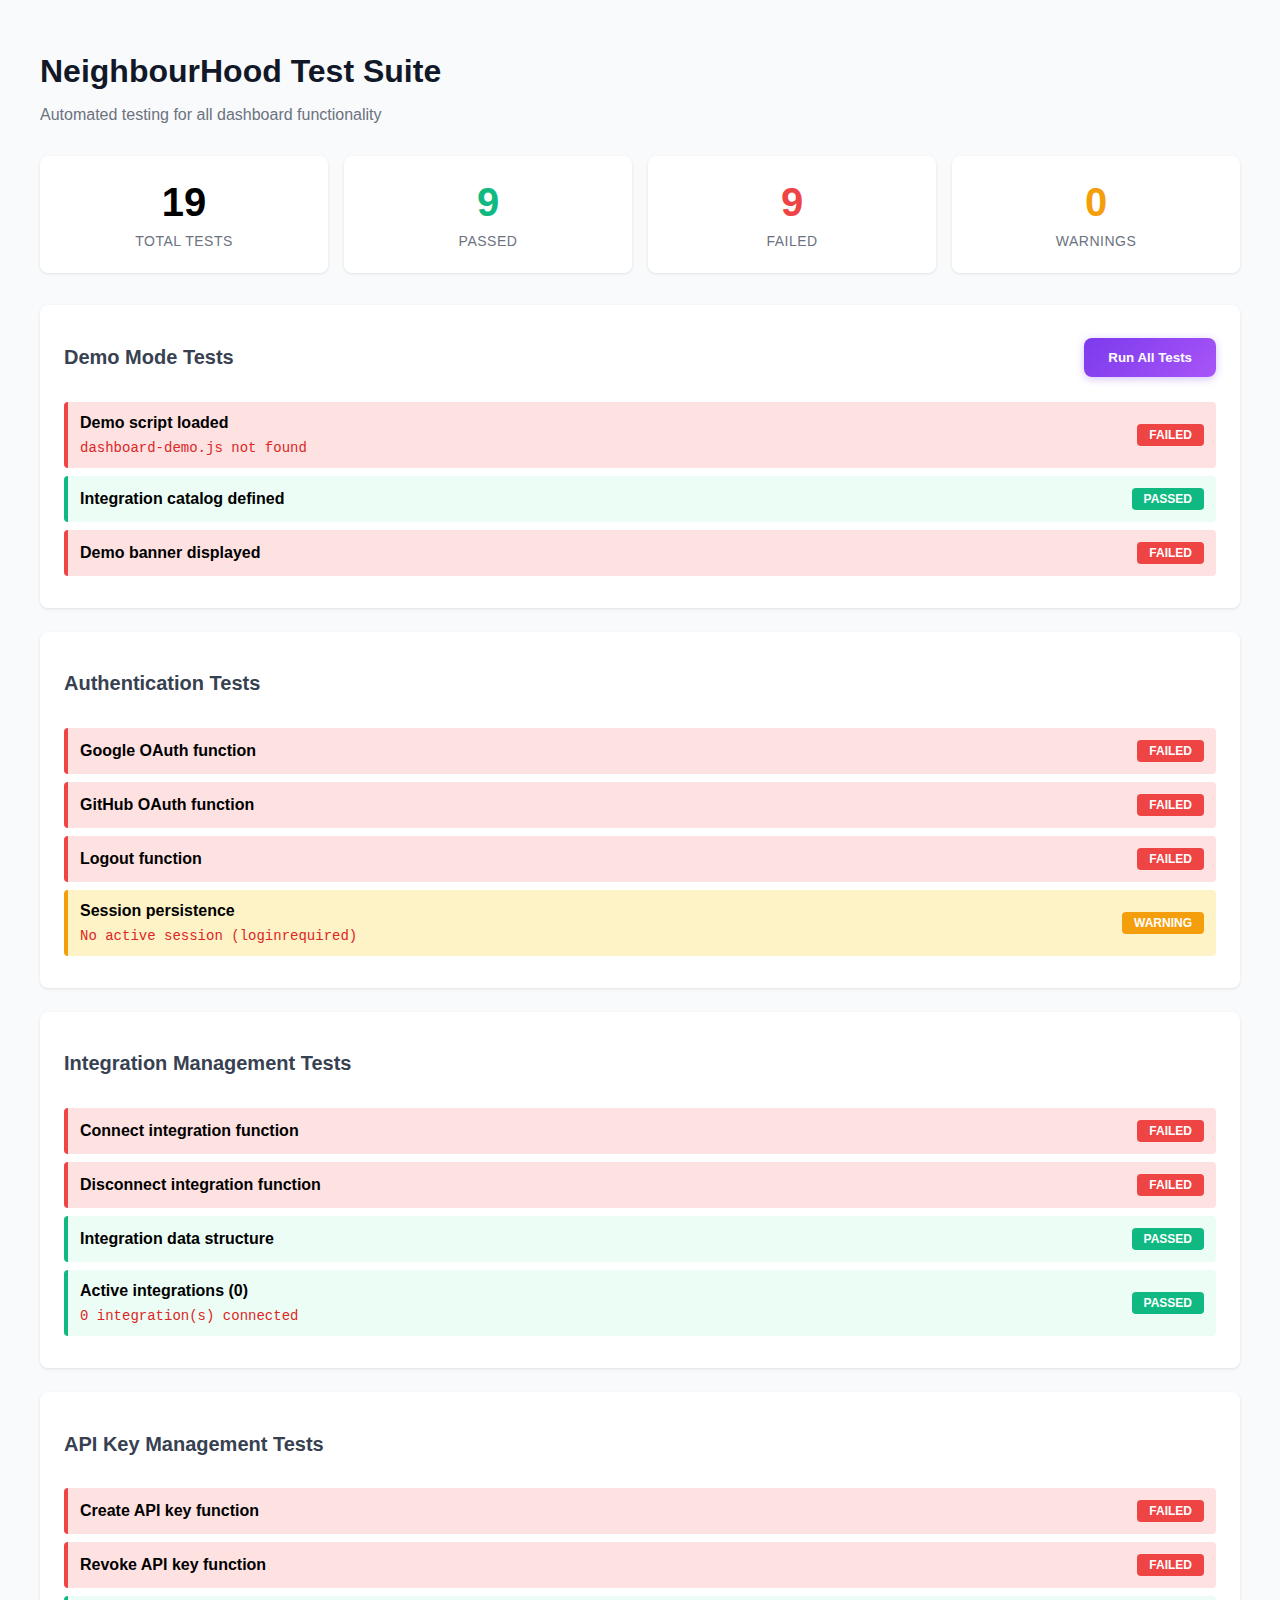
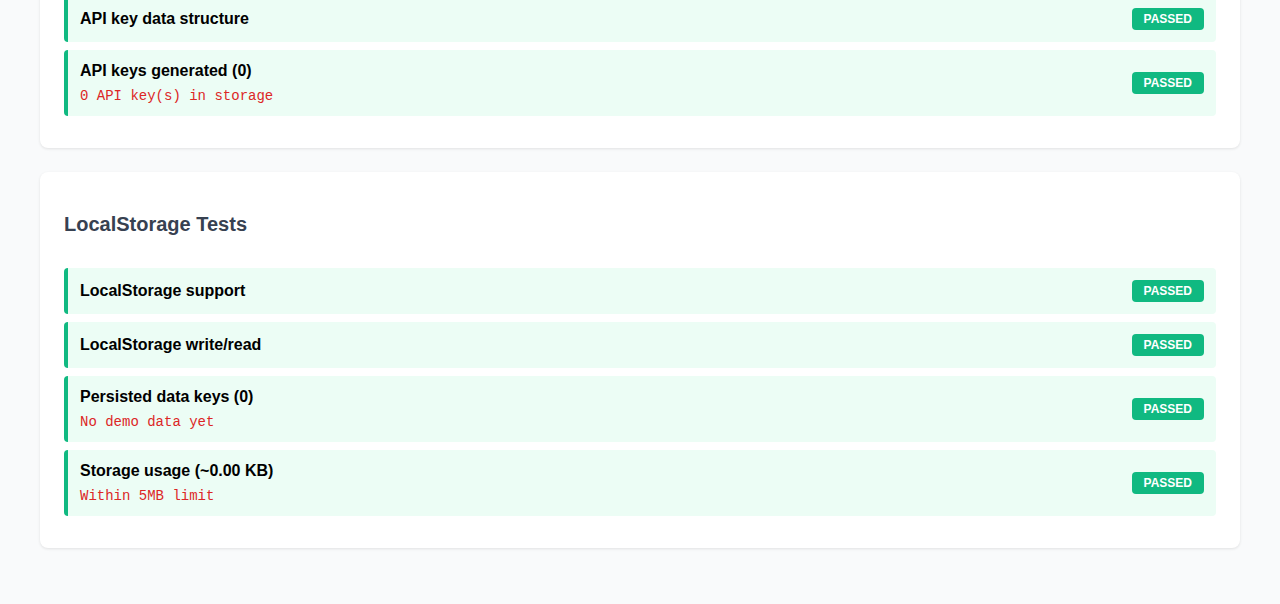
<file: webpages/tests.html>
<!DOCTYPE html>
<html lang="en">
<head>
    <meta charset="UTF-8">
    <meta name="viewport" content="width=device-width, initial-scale=1.0">
    <title>NeighbourHood - Test Suite</title>
    <style>
        :root {
            --success: #10B981;
            --error: #EF4444;
            --warning: #F59E0B;
            --info: #3B82F6;
        }
        
        body {
            font-family: -apple-system, BlinkMacSystemFont, 'Segoe UI', sans-serif;
            max-width: 1200px;
            margin: 0 auto;
            padding: 2rem;
            background: #F9FAFB;
        }
        
        h1 {
            color: #111827;
            margin-bottom: 0.5rem;
        }
        
        .subtitle {
            color: #6B7280;
            margin-bottom: 2rem;
        }
        
        .test-section {
            background: white;
            border-radius: 0.5rem;
            padding: 1.5rem;
            margin-bottom: 1.5rem;
            box-shadow: 0 1px 3px rgba(0,0,0,0.1);
        }
        
        .test-header {
            display: flex;
            justify-content: space-between;
            align-items: center;
            margin-bottom: 1rem;
        }
        
        .test-header h2 {
            color: #374151;
            font-size: 1.25rem;
        }
        
        .test-case {
            padding: 0.75rem;
            margin: 0.5rem 0;
            border-left: 4px solid #E5E7EB;
            background: #F9FAFB;
            border-radius: 0.25rem;
            display: flex;
            justify-content: space-between;
            align-items: center;
        }
        
        .test-case.passed {
            border-left-color: var(--success);
            background: #ECFDF5;
        }
        
        .test-case.failed {
            border-left-color: var(--error);
            background: #FEE2E2;
        }
        
        .test-case.warning {
            border-left-color: var(--warning);
            background: #FEF3C7;
        }
        
        .status-badge {
            padding: 0.25rem 0.75rem;
            border-radius: 0.25rem;
            font-size: 0.75rem;
            font-weight: 600;
            text-transform: uppercase;
        }
        
        .status-badge.passed {
            background: var(--success);
            color: white;
        }
        
        .status-badge.failed {
            background: var(--error);
            color: white;
        }
        
        .status-badge.warning {
            background: var(--warning);
            color: white;
        }
        
        .run-button {
            background: linear-gradient(135deg, #7C3AED, #A855F7);
            color: white;
            border: none;
            padding: 0.75rem 1.5rem;
            border-radius: 0.5rem;
            cursor: pointer;
            font-weight: 600;
            box-shadow: 0 2px 8px rgba(124, 58, 237, 0.3);
        }
        
        .run-button:hover {
            transform: translateY(-1px);
            box-shadow: 0 4px 12px rgba(124, 58, 237, 0.4);
        }
        
        .summary {
            display: grid;
            grid-template-columns: repeat(auto-fit, minmax(200px, 1fr));
            gap: 1rem;
            margin-bottom: 2rem;
        }
        
        .summary-card {
            background: white;
            padding: 1.5rem;
            border-radius: 0.5rem;
            box-shadow: 0 1px 3px rgba(0,0,0,0.1);
            text-align: center;
        }
        
        .summary-card .value {
            font-size: 2.5rem;
            font-weight: 700;
            margin-bottom: 0.5rem;
        }
        
        .summary-card .label {
            color: #6B7280;
            font-size: 0.875rem;
            text-transform: uppercase;
            letter-spacing: 0.5px;
        }
        
        .error-details {
            margin-top: 0.5rem;
            font-size: 0.875rem;
            color: #DC2626;
            font-family: monospace;
        }
    </style>
</head>
<body>
    <h1>NeighbourHood Test Suite</h1>
    <p class="subtitle">Automated testing for all dashboard functionality</p>
    
    <div class="summary" id="summary">
        <div class="summary-card">
            <div class="value" id="total-tests">0</div>
            <div class="label">Total Tests</div>
        </div>
<div class="summary-card">
            <div class="value" style="color: var(--success);" id="passed-tests">0</div>
            <div class="label">Passed</div>
        </div>
        <div class="summary-card">
            <div class="value" style="color: var(--error);" id="failed-tests">0</div>
            <div class="label">Failed</div>
        </div>
        <div class="summary-card">
            <div class="value" style="color: var(--warning);" id="warning-tests">0</div>
            <div class="label">Warnings</div>
        </div>
    </div>
    
    <div class="test-section">
        <div class="test-header">
            <h2>Demo Mode Tests</h2>
            <button class="run-button" onclick="runAllTests()">Run All Tests</button>
        </div>
        <div id="demo-tests"></div>
    </div>
    
    <div class="test-section">
        <div class="test-header">
            <h2>Authentication Tests</h2>
        </div>
        <div id="auth-tests"></div>
    </div>
    
    <div class="test-section">
        <div class="test-header">
            <h2>Integration Management Tests</h2>
        </div>
        <div id="integration-tests"></div>
    </div>
    
    <div class="test-section">
        <div class="test-header">
            <h2>API Key Management Tests</h2>
        </div>
        <div id="apikey-tests"></div>
    </div>
    
    <div class="test-section">
        <div class="test-header">
            <h2>LocalStorage Tests</h2>
        </div>
        <div id="storage-tests"></div>
    </div>

    <script>
        let testResults = {
            total: 0,
            passed: 0,
            failed: 0,
            warnings: 0
        };

        function addTestResult(containerId, testName, status, details = '') {
            const container = document.getElementById(containerId);
            const testCase = document.createElement('div');
            testCase.className = `test-case ${status}`;
            
            testCase.innerHTML = `
                <div>
                    <strong>${testName}</strong>
                    ${details ? `<div class="error-details">${details}</div>` : ''}
                </div>
                <span class="status-badge ${status}">${status}</span>
            `;
            
            container.appendChild(testCase);
            
            testResults.total++;
            testResults[status]++;
            updateSummary();
        }

        function updateSummary() {
            document.getElementById('total-tests').textContent = testResults.total;
            document.getElementById('passed-tests').textContent = testResults.passed;
            document.getElementById('failed-tests').textContent = testResults.failed;
            document.getElementById('warning-tests').textContent = testResults.warnings;
        }

        function clearTests() {
            testResults = { total: 0, passed: 0, failed: 0, warnings: 0 };
            ['demo-tests', 'auth-tests', 'integration-tests', 'apikey-tests', 'storage-tests'].forEach(id => {
                document.getElementById(id).innerHTML = '';
            });
            updateSummary();
        }

        async function runAllTests() {
            clearTests();
            
            // Demo Mode Tests
            testDemoMode();
            
            // Authentication Tests
            testAuthentication();
            
            // Integration Tests
            testIntegrations();
            
            // API Key Tests
            testAPIKeys();
            
            // Storage Tests
            testLocalStorage();
        }

        function testDemoMode() {
            try {
                // Test 1: Demo script loaded
                const isDemoScriptPresent = typeof window.loginWithGoogle === 'function';
                addTestResult('demo-tests', 'Demo script loaded', isDemoScriptPresent ? 'passed' : 'failed', 
                    isDemoScriptPresent ? '' : 'dashboard-demo.js not found');

                // Test 2: Demo constants defined
                const hasCatalog = Array.isArray(window.INTEGRATIONS_CATALOG || []);
                addTestResult('demo-tests', 'Integration catalog defined', hasCatalog ? 'passed' : 'failed',
                    hasCatalog ? '' : 'INTEGRATIONS_CATALOG not defined');

                // Test 3: Demo banner appears
                const hasDemoBanner = document.querySelector('[style*="bottom: 0"]') !== null;
                addTestResult('demo-tests', 'Demo banner displayed', hasDemoBanner ? 'passed' : 'failed');

            } catch (error) {
                addTestResult('demo-tests', 'Demo mode setup', 'failed', error.message);
            }
        }

        function testAuthentication() {
            try {
                // Test 1: Google OAuth function exists
                addTestResult('auth-tests', 'Google OAuth function', 
                    typeof window.loginWithGoogle === 'function' ? 'passed' : 'failed');

                // Test 2: GitHub OAuth function exists
                addTestResult('auth-tests', 'GitHub OAuth function', 
                    typeof window.loginWithGitHub === 'function' ? 'passed' : 'failed');

                // Test 3: Logout function exists
                addTestResult('auth-tests', 'Logout function', 
                    typeof window.logout === 'function' ? 'passed' : 'failed');

                // Test 4: Token storage
                const hasToken = localStorage.getItem('nh_demo_token') !== null;
                addTestResult('auth-tests', 'Session persistence', 
                    hasToken ? 'passed' : 'warning', 
                    hasToken ? 'Token found in localStorage' : 'No active session (loginrequired)');

            } catch (error) {
                addTestResult('auth-tests', 'Authentication system', 'failed', error.message);
            }
        }

        function testIntegrations() {
            try {
                // Test 1: Connect integration function
                addTestResult('integration-tests', 'Connect integration function', 
                    typeof window.connectIntegration === 'function' ? 'passed' : 'failed');

                // Test 2: Disconnect integration function
                addTestResult('integration-tests', 'Disconnect integration function', 
                    typeof window.disconnectIntegration === 'function' ? 'passed' : 'failed');

                // Test 3: Integration storage
                const integrations = JSON.parse(localStorage.getItem('nh_demo_integrations') || '[]');
                addTestResult('integration-tests', 'Integration data structure', 
                    Array.isArray(integrations) ? 'passed' : 'failed');

                // Test 4: Integration count
                addTestResult('integration-tests', `Active integrations (${integrations.length})`, 
                    'passed', `${integrations.length} integration(s) connected`);

            } catch (error) {
                addTestResult('integration-tests', 'Integration management', 'failed', error.message);
            }
        }

        function testAPIKeys() {
            try {
                // Test 1: Create API key function
                addTestResult('apikey-tests', 'Create API key function', 
                    typeof window.createAPIKey === 'function' ? 'passed' : 'failed');

                // Test 2: Revoke API key function
                addTestResult('apikey-tests', 'Revoke API key function', 
                    typeof window.revokeAPIKey === 'function' ? 'passed' : 'failed');

                // Test 3: API key storage
                const keys = JSON.parse(localStorage.getItem('nh_demo_api_keys') || '[]');
                addTestResult('apikey-tests', 'API key data structure', 
                    Array.isArray(keys) ? 'passed' : 'failed');

                // Test 4: API key count
                addTestResult('apikey-tests', `API keys generated (${keys.length})`, 
                    'passed', `${keys.length} API key(s) in storage`);

                // Test 5: Key format validation
                if (keys.length > 0) {
                    const validFormat = keys.every(k => k.key && k.key.startsWith('nh_demo_'));
                    addTestResult('apikey-tests', 'API key format validation', 
                        validFormat ? 'passed' : 'failed',
                        validFormat ? 'All keys have correct prefix' : 'Invalid key format detected');
                }

            } catch (error) {
                addTestResult('apikey-tests', 'API key management', 'failed', error.message);
            }
        }

        function testLocalStorage() {
            try {
                // Test 1: localStorage availability
                const hasLocalStorage = typeof Storage !== 'undefined';
                addTestResult('storage-tests', 'LocalStorage support', 
                    hasLocalStorage ? 'passed' : 'failed');

                if (!hasLocalStorage) return;

                // Test 2: Write test
                try {
                    localStorage.setItem('nh_test', 'test');
                    localStorage.removeItem('nh_test');
                    addTestResult('storage-tests', 'LocalStorage write/read', 'passed');
                } catch (e) {
                    addTestResult('storage-tests', 'LocalStorage write/read', 'failed', e.message);
                }

                // Test 3: Data persistence
                const keys = Object.keys(localStorage).filter(k => k.startsWith('nh_demo_'));
                addTestResult('storage-tests', `Persisted data keys (${keys.length})`, 
'passed', keys.join(', ') || 'No demo data yet');

                // Test 4: Storage size estimation
                let totalSize = 0;
                for (let key in localStorage) {
                    if (key.startsWith('nh_demo_')) {
                        totalSize += localStorage[key].length + key.length;
                    }
                }
                const sizeKB = (totalSize / 1024).toFixed(2);
                addTestResult('storage-tests', `Storage usage (~${sizeKB} KB)`, 
                    totalSize < 5000000 ? 'passed' : 'warning',
                    totalSize < 5000000 ? 'Within 5MB limit' : 'Approaching browser limit');

            } catch (error) {
                addTestResult('storage-tests', 'LocalStorage functionality', 'failed', error.message);
            }
        }

        // Run tests on page load
        window.addEventListener('DOMContentLoaded', () => {
            setTimeout(runAllTests, 500);
        });
    </script>
</body>
</html>
</file>
<file: docs/static/landing.css>
:root {
    /* Light Mode Colors - White & Purple Theme */
    --bg-primary: #FFFFFF;
    --bg-secondary: #FAFAFA;
    --bg-tertiary: #F5F3FF;
    
    --text-primary: #1F2937;
    --text-secondary: #6B7280;
    --text-tertiary: #9CA3AF;
    
    --purple-50: #FAF5FF;
    --purple-100: #F3E8FF;
    --purple-200: #E9D5FF;
    --purple-500: #A855F7;
    --purple-600: #9333EA;
    --purple-700: #7C3AED;
    --purple-800: #6B21A8;
    
    --border-light: #E5E7EB;
    --border-medium: #D1D5DB;
    
    --shadow-sm: 0 1px 2px 0 rgba(0, 0, 0, 0.05);
    --shadow-md: 0 4px 6px -1px rgba(0, 0, 0, 0.1);
    --shadow-lg: 0 10px 15px -3px rgba(0, 0, 0, 0.1);
    --shadow-xl: 0 20px 25px -5px rgba(0, 0, 0, 0.1);
    
    --font-family: 'Inter', -apple-system, BlinkMacSystemFont, 'Segoe UI', sans-serif;
}

* {
    margin: 0;
    padding: 0;
    box-sizing: border-box;
}

body {
    font-family: var(--font-family);
    background-color: var(--bg-primary);
    color: var(--text-primary);
    line-height: 1.6;
    -webkit-font-smoothing: antialiased;
    -moz-osx-font-smoothing: grayscale;
}

.container {
    max-width: 1280px;
    margin: 0 auto;
    padding: 0 2rem;
}

/* Navigation */
.navbar {
    background-color: rgba(255, 255, 255, 0.8);
    backdrop-filter: blur(10px);
    border-bottom: 1px solid var(--border-light);
    position: sticky;
    top: 0;
    z-index: 1000;
    padding: 1rem 0;
}

.nav-content {
    display: flex;
    justify-content: space-between;
    align-items: center;
}

.logo {
    display: flex;
    align-items: center;
    gap: 0.75rem;
    font-size: 1.25rem;
    font-weight: 700;
    color: var(--text-primary);
}

.nav-links {
    display: flex;
    align-items: center;
    gap: 2rem;
}

.nav-links a {
    color: var(--text-secondary);
    text-decoration: none;
    font-weight: 500;
    transition: color 0.2s;
    display: flex;
    align-items: center;
    gap: 0.5rem;
}

.nav-links a:hover {
    color: var(--purple-700);
}

.contribute-link {
    display: flex;
    align-items: center;
    gap: 0.5rem;
    padding: 0.5rem 1rem;
    border: 1px solid var(--border-medium);
    border-radius: 0.5rem;
    transition: all 0.2s;
}

.contribute-link:hover {
    background-color: var(--bg-secondary);
    border-color: var(--purple-500);
}

/* Buttons */
.btn-primary {
    background: linear-gradient(135deg, var(--purple-600) 0%, var(--purple-700) 100%);
    color: white;
    padding: 0.75rem 1.5rem;
    border-radius: 0.5rem;
    text-decoration: none;
    font-weight: 600;
    display: inline-flex;
    align-items: center;
    gap: 0.5rem;
    transition: all 0.3s cubic-bezier(0.4, 0, 0.2, 1);
    border: none;
    cursor: pointer;
    box-shadow: 0 4px 12px rgba(124, 58, 237, 0.3);
}

.btn-primary:hover {
    transform: translateY(-2px);
    box-shadow: 0 8px 20px rgba(124, 58, 237, 0.4);
}

.btn-secondary {
    background-color: var(--bg-primary);
    color: var(--text-primary);
    padding: 0.75rem 1.5rem;
    border-radius: 0.5rem;
    text-decoration: none;
    font-weight: 600;
    display: inline-flex;
    align-items: center;
    gap: 0.5rem;
    border: 1px solid var(--border-medium);
    transition: all 0.2s;
    cursor: pointer;
}

.btn-secondary:hover {
    background-color: var(--bg-secondary);
    border-color: var(--purple-500);
    transform: translateY(-1px);
}

.btn-large {
    padding: 1rem 2rem;
    font-size: 1.0rem;
}

/* Hero Section */
.hero {
    padding: 8rem 0 6rem;
    background: linear-gradient(180deg, var(--bg-primary) 0%, var(--purple-50) 100%);
    position: relative;
    overflow: hidden;
}

.hero::before {
    content: '';
    position: absolute;
    top: 0;
    right: 0;
    width: 50%;
    height: 100%;
    background: radial-gradient(circle at top right, var(--purple-100), transparent);
    opacity: 0.5;
    pointer-events: none;
}

.hero .container {
    display: grid;
    grid-template-columns: 1fr 1fr;
    gap: 4rem;
    align-items: center;
    position: relative;
}

.hero-badge {
    display: inline-flex;
    align-items: center;
    gap: 0.5rem;
    padding: 0.5rem 1rem;
    background-color: var(--purple-100);
    color: var(--purple-800);
    border-radius: 9999px;
    font-size: 0.875rem;
    font-weight: 600;
    margin-bottom: 1.5rem;
}

.badge-icon {
    font-size: 1.2rem;
}

.hero-title {
    font-size: 3.5rem;
    font-weight: 800;
    line-height: 1.1;
    margin-bottom: 1.5rem;
    color: var(--text-primary);
    letter-spacing: -0.02em;
}

.gradient-text {
    background: linear-gradient(135deg, var(--purple-600) 0%, var(--purple-700) 100%);
    -webkit-background-clip: text;
    -webkit-text-fill-color: transparent;
    background-clip: text;
}

.hero-description {
    font-size: 1.25rem;
    color: var(--text-secondary);
    margin-bottom: 2rem;
    line-height: 1.7;
}

.hero-cta {
    display: flex;
    gap: 1rem;
    margin-bottom: 3rem;
}

.hero-stats {
    display: flex;
    gap: 3rem;
}

.stat {
    text-align: center;
}

.stat-value {
    font-size: 2rem;
    font-weight: 700;
    color: var(--purple-700);
    margin-bottom: 0.25rem;
}

.stat-label {
    font-size: 0.875rem;
    color: var(--text-tertiary);
    font-weight: 500;
}

/* Code Window */
.hero-visual {
    position: relative;
}

.code-window {
    background-color: var(--bg-primary);
    border: 1px solid var(--border-light);
    border-radius: 1rem;
    overflow: hidden;
    box-shadow: var(--shadow-xl);
}

.code-header {
    background: linear-gradient(to bottom, var(--bg-secondary), var(--bg-primary));
    border-bottom: 1px solid var(--border-light);
    padding: 0.75rem 1rem;
    display: flex;
    align-items: center;
    gap: 1rem;
}

.code-dots {
    display: flex;
    gap: 0.5rem;
}

.code-dots span {
    width: 12px;
    height: 12px;
    border-radius: 50%;
    background-color: var(--border-medium);
}

.code-dots span:nth-child(1) { background-color: #FF5F57; }
.code-dots span:nth-child(2) { background-color: #FFBD2E; }
.code-dots span:nth-child(3) { background-color: #28CA42; }

.code-title {
    color: var(--text-secondary);
    font-size: 0.875rem;
    font-weight: 500;
}

.code-content {
    padding: 1.5rem;
    font-family: 'Menlo', 'Monaco', 'Courier New', monospace;
    font-size: 0.875rem;
    line-height: 1.7;
    color: var(--text-primary);
    overflow-x: auto;
}

.code-keyword { color: var(--purple-700); font-weight: 600; }
.code-string { color: #059669; }
.code-function { color: #DC2626; }
.code-property { color: #0284C7; }
.code-constant { color: #EA580C; }
.code-comment { color: var(--text-tertiary); }

/* Features Section */
.features {
    padding: 6rem 0;
    background-color: var(--bg-primary);
}

.section-header {
    text-align: center;
    margin-bottom: 4rem;
}

.section-title {
    font-size: 2.5rem;
    font-weight: 700;
    color: var(--text-primary);
    margin-bottom: 1rem;
}

.section-description {
    font-size: 1.125rem;
    color: var(--text-secondary);
}

.features-grid {
    display: grid;
    grid-template-columns: repeat(auto-fit, minmax(320px, 1fr));
    gap: 2rem;
}

.feature-card {
    padding: 2rem;
    background-color: var(--bg-primary);
    border: 1px solid var(--border-light);
    border-radius: 1rem;
    transition: all 0.3s;
}

.feature-card:hover {
    border-color: var(--purple-500);
    box-shadow: var(--shadow-lg);
    transform: translateY(-4px);
}

.feature-icon {
    font-size: 2.5rem;
    margin-bottom: 1rem;
}

.feature-card h3 {
    font-size: 1.25rem;
    font-weight: 600;
    color: var(--text-primary);
    margin-bottom: 0.75rem;
}

.feature-card p {
    color: var(--text-secondary);
    line-height: 1.6;
}

/* Integrations Section */
.integrations {
    padding: 6rem 0;
    background: linear-gradient(180deg, var(--bg-primary) 0%, var(--purple-50) 100%);
}

.integrations-logos {
    display: grid;
    grid-template-columns: repeat(auto-fit, minmax(150px, 1fr));
    gap: 1.5rem;
}

.integration-logo {
    background-color: var(--bg-primary);
    border: 1px solid var(--border-light);
    border-radius: 0.75rem;
    padding: 2rem;
    text-align: center;
    font-weight: 600;
    color: var(--text-secondary);
    transition: all 0.2s;
}

.integration-logo:hover {
    border-color: var(--purple-500);
    color: var(--purple-700);
    transform: translateY(-2px);
}

/* How It Works */
.how-it-works {
    padding: 6rem 0;
    background-color: var(--bg-primary);
}

.steps {
    display: grid;
    grid-template-columns: repeat(3, 1fr);
    gap: 3rem;
    margin-top: 3rem;
}

.step {
    text-align: center;
}

.step-number {
    width: 60px;
    height: 60px;
    background: linear-gradient(135deg, var(--purple-600) 0%, var(--purple-700) 100%);
    color: white;
    border-radius: 50%;
    display: flex;
    align-items: center;
    justify-content: center;
    font-size: 1.5rem;
    font-weight: 700;
    margin: 0 auto 1.5rem;
    box-shadow: 0 4px 12px rgba(124, 58, 237, 0.3);
}

.step h3 {
    font-size: 1.25rem;
    font-weight: 600;
    margin-bottom: 0.75rem;
    color: var(--text-primary);
}

.step p {
    color: var(--text-secondary);
    line-height: 1.6;
}

/* CTA Section */
.cta-section {
    padding: 6rem 0;
    background: linear-gradient(135deg, var(--purple-700) 0%, var(--purple-800) 100%);
    color: white;
}

.cta-content {
    text-align: center;
}

.cta-content h2 {
    font-size: 2.5rem;
    font-weight: 700;
    margin-bottom: 1rem;
}

.cta-content p {
    font-size: 1.25rem;
    opacity: 0.9;
    margin-bottom: 2rem;
}

.cta-buttons {
    display: flex;
    justify-content: center;
    gap: 1rem;
}

.cta-section .btn-secondary {
    background-color: white;
    color: var(--purple-700);
}

.cta-section .btn-secondary:hover {
    background-color: var(--purple-50);
}

/* Footer */
.footer {
    background-color: var(--bg-secondary);
    border-top: 1px solid var(--border-light);
    padding: 4rem 0 2rem;
}

.footer-content {
    display: grid;
    grid-template-columns: repeat(4, 1fr);
    gap: 3rem;
    margin-bottom: 3rem;
}

.footer-section h4 {
    font-size: 1rem;
    font-weight: 600;
    margin-bottom: 1rem;
    color: var(--text-primary);
}

.footer-section a {
    display: block;
    color: var(--text-secondary);
    text-decoration: none;
    margin-bottom: 0.5rem;
    transition: color 0.2s;
}

.footer-section a:hover {
    color: var(--purple-700);
}

.footer-bottom {
    text-align: center;
    padding-top: 2rem;
    border-top: 1px solid var(--border-light);
    color: var(--text-tertiary);
}

/* Responsive Design */
@media (max-width: 1024px) {
    .hero .container {
        grid-template-columns: 1fr;
    }
    
    .hero-visual {
        order: -1;
    }
    
    .steps {
        grid-template-columns: 1fr;
    }
}

@media (max-width: 768px) {
    .nav-links {
        gap: 1rem;
        font-size: 0.875rem;
    }
    
    .hero-title {
        font-size: 2.5rem;
    }
    
    .hero-cta {
        flex-direction: column;
    }
    
    .hero-stats {
        flex-direction: column;
        gap: 1.5rem;
    }
    
    .footer-content {
        grid-template-columns: repeat(2, 1fr);
    }
}
</file>
<file: webpages/static/landing.css>
:root {
    /* Light Mode Colors - White & Purple Theme */
    --bg-primary: #FFFFFF;
    --bg-secondary: #FAFAFA;
    --bg-tertiary: #F5F3FF;
    
    --text-primary: #1F2937;
    --text-secondary: #6B7280;
    --text-tertiary: #9CA3AF;
    
    --purple-50: #FAF5FF;
    --purple-100: #F3E8FF;
    --purple-200: #E9D5FF;
    --purple-500: #A855F7;
    --purple-600: #9333EA;
    --purple-700: #7C3AED;
    --purple-800: #6B21A8;
    
    --border-light: #E5E7EB;
    --border-medium: #D1D5DB;
    
    --shadow-sm: 0 1px 2px 0 rgba(0, 0, 0, 0.05);
    --shadow-md: 0 4px 6px -1px rgba(0, 0, 0, 0.1);
    --shadow-lg: 0 10px 15px -3px rgba(0, 0, 0, 0.1);
    --shadow-xl: 0 20px 25px -5px rgba(0, 0, 0, 0.1);
    
    --font-family: 'Inter', -apple-system, BlinkMacSystemFont, 'Segoe UI', sans-serif;
}

* {
    margin: 0;
    padding: 0;
    box-sizing: border-box;
}

body {
    font-family: var(--font-family);
    background-color: var(--bg-primary);
    color: var(--text-primary);
    line-height: 1.6;
    -webkit-font-smoothing: antialiased;
    -moz-osx-font-smoothing: grayscale;
}

.container {
    max-width: 1280px;
    margin: 0 auto;
    padding: 0 2rem;
}

/* Navigation */
.navbar {
    background-color: rgba(255, 255, 255, 0.8);
    -webkit-backdrop-filter: blur(10px);
    backdrop-filter: blur(10px);
    border-bottom: 1px solid var(--border-light);
    position: sticky;
    top: 0;
    z-index: 1000;
    padding: 1rem 0;
}

.nav-content {
    display: flex;
    justify-content: flex-start;
    align-items: center;
    gap: 0.75rem;
}

/* Push the theme toggle (and everything after it) to the right */
.theme-toggle-pill {
    margin-left: auto;
}

.logo {
    display: flex;
    align-items: center;
    gap: 0.75rem;
    font-size: 1.25rem;
    font-weight: 700;
    color: var(--text-primary);
}

.nav-links {
    display: flex;
    align-items: center;
    gap: 2rem;
}

.nav-links a {
    color: var(--text-secondary);
    text-decoration: none;
    font-weight: 500;
    transition: color 0.2s;
    display: flex;
    align-items: center;
    gap: 0.5rem;
}

.nav-links a:hover {
    color: var(--purple-700);
}

.nav-links a:focus-visible {
    outline: 2px solid var(--purple-700);
    outline-offset: 2px;
    border-radius: 4px;
}

.contribute-link {
    display: flex;
    align-items: center;
    gap: 0.5rem;
    padding: 0.5rem 1rem;
    border: 1px solid var(--border-medium);
    border-radius: 0.5rem;
    transition: all 0.2s;
}

.contribute-link:hover {
    background-color: var(--bg-secondary);
    border-color: var(--purple-500);
}

/* Buttons */
.btn-primary {
    background: linear-gradient(135deg, var(--purple-600) 0%, var(--purple-700) 100%);
    color: #FFFFFF !important;
    padding: 0.75rem 1.5rem;
    border-radius: 0.5rem;
    text-decoration: none;
    font-weight: 600;
    display: inline-flex;
    align-items: center;
    gap: 0.5rem;
    transition: all 0.3s cubic-bezier(0.4, 0, 0.2, 1);
    border: none;
    cursor: pointer;
    box-shadow: 0 4px 12px rgba(124, 58, 237, 0.3);
}

.btn-primary:hover {
    transform: translateY(-2px);
    box-shadow: 0 8px 20px rgba(124, 58, 237, 0.4);
    color: #FFFFFF !important;
}

.btn-primary:focus-visible {
    outline: 2px solid #FFFFFF;
    outline-offset: 2px;
    box-shadow: 0 4px 12px rgba(124, 58, 237, 0.3), 0 0 0 4px rgba(124, 58, 237, 0.5);
}

.btn-secondary {
    background-color: var(--bg-primary);
    color: var(--text-primary) !important;
    padding: 0.75rem 1.5rem;
    border-radius: 0.5rem;
    text-decoration: none;
    font-weight: 600;
    display: inline-flex;
    align-items: center;
    gap: 0.5rem;
    border: 1px solid var(--border-medium);
    transition: all 0.2s;
    cursor: pointer;
}

.btn-secondary:hover {
    background-color: var(--bg-secondary);
    border-color: var(--purple-500);
    color: var(--purple-700) !important;
    transform: translateY(-1px);
}

.btn-secondary:focus-visible {
    outline: 2px solid var(--purple-700);
    outline-offset: 2px;
    box-shadow: 0 0 0 4px rgba(124, 58, 237, 0.2);
}

.btn-large {
    padding: 1rem 2rem;
    font-size: 1.0rem;
}

/* Hero Section */
.hero {
    padding: 3rem 0 4rem;
    background: linear-gradient(180deg, var(--bg-primary) 0%, var(--purple-50) 100%);
    position: relative;
    overflow: hidden;
}

.hero::before {
    content: '';
    position: absolute;
    top: 0;
    right: 0;
    width: 50%;
    height: 100%;
    background: radial-gradient(circle at top right, var(--purple-100), transparent);
    opacity: 0.5;
    pointer-events: none;
}

.hero .container {
    display: grid;
    grid-template-columns: 1fr 1fr;
    gap: 4rem;
    align-items: center;
    position: relative;
}

.hero-badge {
    display: inline-flex;
    align-items: center;
    gap: 0.5rem;
    padding: 0.5rem 1rem;
    background-color: var(--purple-100);
    color: var(--purple-800);
    border-radius: 9999px;
    font-size: 0.875rem;
    font-weight: 600;
    margin-bottom: 1.5rem;
}

.badge-icon {
    font-size: 1.2rem;
}

.hero-title {
    font-size: 3.5rem;
    font-weight: 800;
    line-height: 1.1;
    margin-bottom: 1.5rem;
    color: var(--text-primary);
    letter-spacing: -0.02em;
}

.gradient-text {
    background: linear-gradient(135deg, var(--purple-600) 0%, var(--purple-700) 100%);
    -webkit-background-clip: text;
    -webkit-text-fill-color: transparent;
    background-clip: text;
}

.hero-description {
    font-size: 1.25rem;
    color: var(--text-secondary);
    margin-bottom: 2rem;
    line-height: 1.7;
}

.hero-cta {
    display: flex;
    gap: 1rem;
    margin-bottom: 3rem;
}

.hero-stats {
    display: flex;
    gap: 3rem;
}

.stat {
    text-align: center;
}

.stat-value {
    font-size: 2rem;
    font-weight: 700;
    color: var(--purple-700);
    margin-bottom: 0.25rem;
}

.stat-label {
    font-size: 0.875rem;
    color: var(--text-tertiary);
    font-weight: 500;
}

/* Code Window */
.hero-visual {
    position: relative;
}

.code-window {
    background-color: var(--bg-primary);
    border: 1px solid var(--border-light);
    border-radius: 1rem;
    overflow: hidden;
    box-shadow: var(--shadow-xl);
}

.code-header {
    background: linear-gradient(to bottom, var(--bg-secondary), var(--bg-primary));
    border-bottom: 1px solid var(--border-light);
    padding: 0.75rem 1rem;
    display: flex;
    align-items: center;
    gap: 1rem;
}

.code-dots {
    display: flex;
    gap: 0.5rem;
}

.code-dots span {
    width: 12px;
    height: 12px;
    border-radius: 50%;
    background-color: var(--border-medium);
}

.code-dots span:nth-child(1) { background-color: #FF5F57; }
.code-dots span:nth-child(2) { background-color: #FFBD2E; }
.code-dots span:nth-child(3) { background-color: #28CA42; }

.code-title {
    color: var(--text-secondary);
    font-size: 0.875rem;
    font-weight: 500;
}

.code-content {
    padding: 1.5rem;
    font-family: 'Menlo', 'Monaco', 'Courier New', monospace;
    font-size: 0.875rem;
    line-height: 1.7;
    color: var(--text-primary);
    overflow-x: auto;
}

.code-keyword { color: var(--purple-700); font-weight: 600; }
.code-string { color: #059669; }
.code-function { color: #DC2626; }
.code-property { color: #0284C7; }
.code-constant { color: #EA580C; }
.code-comment { color: var(--text-tertiary); }

/* Features Section */
.features {
    padding: 6rem 0;
    background-color: var(--bg-primary);
}

.section-header {
    text-align: center;
    margin-bottom: 4rem;
}

.section-title {
    font-size: 2.5rem;
    font-weight: 700;
    color: var(--text-primary);
    margin-bottom: 1rem;
}

.section-description {
    font-size: 1.125rem;
    color: var(--text-secondary);
}

.features-grid {
    display: grid;
    grid-template-columns: repeat(auto-fit, minmax(320px, 1fr));
    gap: 2rem;
}

.feature-card {
    padding: 2rem;
    background-color: var(--bg-primary);
    border: 1px solid var(--border-light);
    border-radius: 1rem;
    transition: all 0.3s;
}

.feature-card:hover {
    border-color: var(--purple-500);
    box-shadow: var(--shadow-lg);
    transform: translateY(-4px);
}

.feature-icon {
    font-size: 2.5rem;
    margin-bottom: 1rem;
}

.feature-card h3 {
    font-size: 1.25rem;
    font-weight: 600;
    color: var(--text-primary);
    margin-bottom: 0.75rem;
}

.feature-card p {
    color: var(--text-secondary);
    line-height: 1.6;
}

/* Integrations Section */
.integrations {
    padding: 6rem 0;
    background: linear-gradient(180deg, var(--bg-primary) 0%, var(--purple-50) 100%);
}

.integrations-grid {
    display: grid;
    grid-template-columns: repeat(auto-fit, minmax(150px, 1fr));
    gap: 1.5rem;
    margin-top: 3rem;
}

.integration-card {
    background-color: var(--bg-primary);
    border: 1px solid var(--border-light);
    border-radius: 1rem;
    padding: 1.5rem;
    text-align: center;
    transition: all 0.3s ease;
    cursor: pointer;
    display: flex;
    flex-direction: column;
    align-items: center;
    gap: 0.75rem;
}

.integration-card:hover {
    border-color: var(--purple-500);
    transform: translateY(-4px);
    box-shadow: var(--shadow-lg);
}

.integration-icon {
    font-size: 2.5rem;
}

.integration-card span:last-child {
    font-weight: 600;
    color: var(--text-primary);
    font-size: 0.95rem;
}

.integration-card:hover span:last-child {
    color: var(--purple-700);
}

/* Legacy support - remove old classes */
.integrations-logos {
    display: none;
}

.integration-logo {
    display: none;
}

/* How It Works */
.how-it-works {
    padding: 6rem 0;
    background-color: var(--bg-primary);
}

.steps {
    display: grid;
    grid-template-columns: repeat(3, 1fr);
    gap: 3rem;
    margin-top: 3rem;
}

.step {
    text-align: center;
}

.step-number {
    width: 60px;
    height: 60px;
    background: linear-gradient(135deg, var(--purple-600) 0%, var(--purple-700) 100%);
    color: white;
    border-radius: 50%;
    display: flex;
    align-items: center;
    justify-content: center;
    font-size: 1.5rem;
    font-weight: 700;
    margin: 0 auto 1.5rem;
    box-shadow: 0 4px 12px rgba(124, 58, 237, 0.3);
}

.step h3 {
    font-size: 1.25rem;
    font-weight: 600;
    margin-bottom: 0.75rem;
    color: var(--text-primary);
}

.step p {
    color: var(--text-secondary);
    line-height: 1.6;
}

/* CTA Section */
.cta-section {
    padding: 6rem 0;
    background: linear-gradient(135deg, var(--purple-700) 0%, var(--purple-800) 100%);
    color: white;
}

.cta-content {
    text-align: center;
}

.cta-content h2 {
    font-size: 2.5rem;
    font-weight: 700;
    margin-bottom: 1rem;
}

.cta-content p {
    font-size: 1.25rem;
    opacity: 0.9;
    margin-bottom: 2rem;
}

.cta-buttons {
    display: flex;
    justify-content: center;
    gap: 1rem;
}

.cta-section .btn-secondary {
    background-color: white;
    color: var(--purple-700);
}

.cta-section .btn-secondary:hover {
    background-color: var(--purple-50);
}

/* Footer */
.footer {
    background-color: var(--bg-secondary);
    border-top: 1px solid var(--border-light);
    padding: 4rem 0 2rem;
}

.footer-content {
    display: grid;
    grid-template-columns: repeat(4, 1fr);
    gap: 3rem;
    margin-bottom: 3rem;
}

.footer-section h4 {
    font-size: 1rem;
    font-weight: 600;
    margin-bottom: 1rem;
    color: var(--text-primary);
}

.footer-section a {
    display: block;
    color: var(--text-secondary);
    text-decoration: none;
    margin-bottom: 0.5rem;
    transition: color 0.2s;
}

.footer-section a:hover {
    color: var(--purple-700);
}

.footer-bottom {
    text-align: center;
    padding-top: 2rem;
    border-top: 1px solid var(--border-light);
    color: var(--text-tertiary);
}

/* ============================================================
   Theme Toggle Button
   ============================================================ */
.theme-toggle {
    display: inline-flex;
    align-items: center;
    gap: 0.375rem;
    padding: 0.4375rem 0.875rem;
    background: var(--bg-secondary);
    border: 1.5px solid var(--border-medium);
    border-radius: 9999px;
    cursor: pointer;
    color: var(--text-secondary);
    font-family: var(--font-family);
    font-size: 0.8125rem;
    font-weight: 600;
    letter-spacing: 0.2px;
    transition: border-color 0.2s, color 0.2s, background 0.2s, box-shadow 0.2s;
    white-space: nowrap;
    flex-shrink: 0;
    min-height: 36px;
    line-height: 1;
    -webkit-tap-highlight-color: transparent;
}

.theme-toggle:hover {
    border-color: var(--purple-500);
    color: var(--purple-700);
    background: var(--purple-50);
    box-shadow: 0 0 0 3px rgba(124, 58, 237, 0.08);
    transform: none;
}

.theme-toggle svg {
    flex-shrink: 0;
    transition: transform 0.4s ease;
}

.theme-toggle:hover svg {
    transform: rotate(20deg);
}

/* Show correct icon based on current theme */
.icon-sun  { display: none; }
.icon-moon { display: flex; align-items: center; }
[data-theme="dark"] .icon-sun  { display: flex; align-items: center; }
[data-theme="dark"] .icon-moon { display: none; }

/* Toggle label text (shows action to be taken on click) */
.toggle-label-light { display: none; }
.toggle-label-dark  { display: inline; }
[data-theme="dark"] .toggle-label-light { display: inline; }
[data-theme="dark"] .toggle-label-dark  { display: none; }

/* ============================================================
   Hamburger / Mobile Nav
   ============================================================ */
.nav-hamburger {
    display: none;
    flex-direction: column;
    justify-content: center;
    gap: 5px;
    background: none;
    border: none;
    cursor: pointer;
    padding: 0.5rem;
    border-radius: 0.375rem;
    transition: background 0.2s;
    -webkit-tap-highlight-color: transparent;
}

.nav-hamburger:hover {
    background: var(--bg-secondary);
}

.nav-hamburger span {
    display: block;
    width: 24px;
    height: 2px;
    background: var(--text-primary);
    border-radius: 2px;
    transition: transform 0.3s ease, opacity 0.3s ease;
}

.nav-hamburger.open span:nth-child(1) {
    transform: translateY(7px) rotate(45deg);
}

.nav-hamburger.open span:nth-child(2) {
    opacity: 0;
    transform: scaleX(0);
}

.nav-hamburger.open span:nth-child(3) {
    transform: translateY(-7px) rotate(-45deg);
}

/* Mobile nav overlay */
.nav-links.mobile-open {
    display: flex;
}

/* ============================================================
   Responsive — Large Tablet / Small Desktop  (≤ 1024 px)
   ============================================================ */
@media (max-width: 1024px) {
    .hero .container {
        grid-template-columns: 1fr;
        gap: 2.5rem;
    }

    .hero-visual {
        order: -1;
    }

    .hero-title {
        font-size: 3rem;
    }

    .steps {
        grid-template-columns: 1fr;
        gap: 2rem;
    }

    .features-grid {
        grid-template-columns: repeat(2, 1fr);
    }

    .footer-content {
        grid-template-columns: repeat(2, 1fr);
        gap: 2rem;
    }
}

/* ============================================================
   Responsive — Tablet  (≤ 768 px)
   ============================================================ */
@media (max-width: 768px) {
    /* Container */
    .container {
        padding: 0 1.25rem;
    }

    /* Navigation */
    .nav-hamburger {
        display: flex;
    }

    .nav-links {
        display: none;
        position: fixed;
        inset: 0;
        top: 65px; /* below sticky navbar */
        background: rgba(255, 255, 255, 0.98);
        -webkit-backdrop-filter: blur(12px);
        backdrop-filter: blur(12px);
        flex-direction: column;
        align-items: flex-start;
        gap: 0;
        padding: 1.5rem;
        z-index: 999;
        border-top: 1px solid var(--border-light);
        overflow-y: auto;
    }

    .nav-links a,
    .nav-links .contribute-link,
    .nav-links .btn-primary {
        width: 100%;
        padding: 0.875rem 1rem;
        border-radius: 0.5rem;
        font-size: 1rem;
        justify-content: flex-start;
    }

    .nav-links a:hover {
        background: var(--bg-secondary);
    }

    .nav-links .btn-primary {
        margin-top: 0.75rem;
        justify-content: center;
        text-align: center;
    }

    /* Hero */
    .hero {
        padding: 2rem 0 3rem;
    }

    .hero-title {
        font-size: 2.25rem;
        letter-spacing: -0.01em;
    }

    .hero-description {
        font-size: 1.0625rem;
    }

    .hero-cta {
        flex-direction: column;
        gap: 0.75rem;
    }

    .hero-cta .btn-primary,
    .hero-cta .btn-secondary {
        width: 100%;
        justify-content: center;
    }

    .hero-stats {
        gap: 1.5rem;
        flex-wrap: wrap;
        justify-content: flex-start;
    }

    /* Sections */
    .section-title {
        font-size: 1.875rem;
    }

    .features-grid {
        grid-template-columns: 1fr;
    }

    .integrations-grid {
        grid-template-columns: repeat(3, 1fr);
        gap: 1rem;
    }

    /* CTA */
    .cta-content h2 {
        font-size: 1.875rem;
    }

    .cta-content p {
        font-size: 1.0625rem;
    }

    .cta-buttons {
        flex-direction: column;
        align-items: center;
        gap: 0.75rem;
    }

    .cta-buttons .btn-primary,
    .cta-buttons .btn-secondary {
        width: 100%;
        max-width: 320px;
        justify-content: center;
    }

    /* Footer */
    .footer-content {
        grid-template-columns: repeat(2, 1fr);
        gap: 2rem;
    }
}

/* ============================================================
   Responsive — Mobile  (≤ 480 px)
   ============================================================ */
@media (max-width: 480px) {
    /* Container */
    .container {
        padding: 0 1rem;
    }

    /* Navigation */
    .logo span {
        font-size: 1.0625rem;
    }

    /* Hero */
    .hero-title {
        font-size: 1.875rem;
    }

    .hero-description {
        font-size: 1rem;
    }

    .stat-value {
        font-size: 1.5rem;
    }

    /* Code window */
    .code-content {
        font-size: 0.8125rem;
        padding: 1rem;
    }

    /* Sections */
    .features {
        padding: 3.5rem 0;
    }

    .section-header {
        margin-bottom: 2rem;
    }

    .section-title {
        font-size: 1.625rem;
    }

    .section-description {
        font-size: 1rem;
    }

    .features-grid {
        gap: 1rem;
    }

    .feature-card {
        padding: 1.5rem;
    }

    .integrations-grid {
        grid-template-columns: repeat(2, 1fr);
        gap: 0.75rem;
    }

    .integration-card {
        padding: 1rem;
    }

    .integration-icon {
        font-size: 2rem;
    }

    .how-it-works {
        padding: 3.5rem 0;
    }

    .step-number {
        width: 50px;
        height: 50px;
        font-size: 1.25rem;
    }

    .cta-section {
        padding: 3.5rem 0;
    }

    .cta-content h2 {
        font-size: 1.625rem;
    }

    /* Footer */
    .footer {
        padding: 3rem 0 1.5rem;
    }

    .footer-content {
        grid-template-columns: 1fr;
        gap: 1.5rem;
    }
}

/* ============================================================
   Reduced Motion
   ============================================================ */
@media (prefers-reduced-motion: reduce) {
    *,
    *::before,
    *::after {
        animation-duration: 0.01ms !important;
        animation-iteration-count: 1 !important;
        transition-duration: 0.01ms !important;
        scroll-behavior: auto !important;
    }
}

/* ============================================================
   Touch-friendly tap targets  (all mobile sizes)
   ============================================================ */
@media (max-width: 768px) {
    a,
    button,
    [role="button"],
    .btn-primary,
    .btn-secondary,
    .integration-card {
        min-height: 44px;
    }
}

/* ============================================================
   Dark Mode — CSS Variable Overrides
   ============================================================ */
[data-theme="dark"] {
    --bg-primary:    #0C0C14;
    --bg-secondary:  #111120;
    --bg-tertiary:   #161628;

    --text-primary:   #EEF2FF;
    --text-secondary: #8891B0;
    --text-tertiary:  #4B5572;

    --purple-50:  #1A1035;
    --purple-100: #231450;
    --purple-200: #2D1A6E;
    --purple-500: #A855F7;
    --purple-600: #9333EA;
    --purple-700: #A78BFA; /* lighter for contrast on dark bg */
    --purple-800: #7C3AED;

    --border-light:  #1C1C30;
    --border-medium: #252540;

    --shadow-sm: 0 1px 2px 0 rgba(0, 0, 0, 0.6);
    --shadow-md: 0 4px 6px -1px rgba(0, 0, 0, 0.65);
    --shadow-lg: 0 10px 15px -3px rgba(0, 0, 0, 0.65);
    --shadow-xl: 0 20px 25px -5px rgba(0, 0, 0, 0.6);
}

/* Smooth transition on theme switch */
html { transition: background-color 0.3s ease, color 0.3s ease; }

/* ---- Navbar ---- */
[data-theme="dark"] .navbar {
    background-color: rgba(12, 12, 20, 0.92);
    border-bottom-color: var(--border-light);
}

/* ---- Mobile nav overlay ---- */
[data-theme="dark"] .nav-links {
    background: rgba(12, 12, 20, 0.98);
}

[data-theme="dark"] .nav-links a:hover {
    background: var(--bg-secondary);
}

[data-theme="dark"] .contribute-link {
    border-color: var(--border-medium);
}

/* ---- Theme toggle button (dark state) ---- */
[data-theme="dark"] .theme-toggle {
    background: var(--bg-secondary);
    border-color: var(--border-medium);
    color: var(--text-secondary);
}

[data-theme="dark"] .theme-toggle:hover {
    border-color: var(--purple-500);
    color: var(--purple-700);
    background: var(--purple-50);
    box-shadow: 0 0 0 3px rgba(167, 139, 250, 0.12);
}

/* ---- Hero ---- */
[data-theme="dark"] .hero {
    background: linear-gradient(180deg, var(--bg-primary) 0%, #120D28 100%);
}

[data-theme="dark"] .hero::before {
    background: radial-gradient(circle at top right, #231450, transparent);
    opacity: 0.5;
}

[data-theme="dark"] .hero-badge {
    background-color: var(--purple-100);
    color: #C4B5FD;
}

/* ---- Code window ---- */
[data-theme="dark"] .code-window {
    background-color: #0F111A;
    border-color: var(--border-light);
    box-shadow: 0 20px 40px rgba(0, 0, 0, 0.5);
}

[data-theme="dark"] .code-header {
    background: linear-gradient(to bottom, #1A1C2E, #0F111A);
    border-bottom-color: var(--border-light);
}

[data-theme="dark"] .code-content {
    color: #CBD5E1;
    background-color: #0F111A;
}

[data-theme="dark"] .code-keyword  { color: #C084FC; }
[data-theme="dark"] .code-string   { color: #34D399; }
[data-theme="dark"] .code-function { color: #F87171; }
[data-theme="dark"] .code-property { color: #60A5FA; }
[data-theme="dark"] .code-constant { color: #FB923C; }

/* ---- Features ---- */
[data-theme="dark"] .features {
    background-color: var(--bg-primary);
}

[data-theme="dark"] .feature-card {
    background-color: #111120;
    border-color: var(--border-light);
}

[data-theme="dark"] .feature-card:hover {
    border-color: var(--purple-500);
    box-shadow: 0 0 0 1px rgba(168, 85, 247, 0.1), var(--shadow-lg);
}

/* ---- Integrations ---- */
[data-theme="dark"] .integrations {
    background: linear-gradient(180deg, var(--bg-primary) 0%, #120D28 100%);
}

[data-theme="dark"] .integration-card {
    background-color: #111120;
    border-color: var(--border-light);
}

[data-theme="dark"] .integration-card:hover {
    border-color: var(--purple-500);
    box-shadow: 0 0 0 1px rgba(168, 85, 247, 0.1), var(--shadow-lg);
}

/* ---- How It Works ---- */
[data-theme="dark"] .how-it-works {
    background-color: var(--bg-primary);
}

/* ---- CTA Section ---- */
[data-theme="dark"] .cta-section {
    background: linear-gradient(135deg, #1E0B4B 0%, #120A2E 100%);
}

[data-theme="dark"] .cta-section .btn-secondary {
    background-color: rgba(255, 255, 255, 0.08);
    border-color: rgba(255, 255, 255, 0.2);
    color: #fff !important;
}

[data-theme="dark"] .cta-section .btn-secondary:hover {
    background-color: rgba(255, 255, 255, 0.14);
    border-color: rgba(255, 255, 255, 0.35);
}

/* ---- Buttons ---- */
[data-theme="dark"] .btn-secondary {
    background-color: var(--bg-secondary);
    border-color: var(--border-medium);
    color: var(--text-primary) !important;
}

[data-theme="dark"] .btn-secondary:hover {
    background-color: var(--bg-tertiary);
    border-color: var(--purple-500);
    color: var(--purple-700) !important;
}

/* ---- Footer ---- */
[data-theme="dark"] .footer {
    background-color: #0A0A10;
    border-top-color: var(--border-light);
}

[data-theme="dark"] .footer-bottom {
    border-top-color: var(--border-light);
}

/* Inline-style elimination */
.integrations-cta { text-align: center; margin-top: 3rem; }
</file>
<file: docs/static/dashboard.css>
:root {
    /* Light Mode - White & Purple Theme */
    --bg-primary: #FFFFFF;
    --bg-secondary: #FAFAFA;
    --bg-card: #FFFFFF;
    --bg-hover: #F9FAFB;
    
    --text-primary: #111827;
    --text-secondary: #6B7280;
    --text-tertiary: #9CA3AF;
    
    --purple-50: #FAF5FF;
    --purple-100: #F3E8FF;
    --purple-500: #A855F7;
    --purple-600: #9333EA;
    --purple-700: #7C3AED;
    
    --border-color: #E5E7EB;
    --border-hover: #D1D5DB;
    
    --success-bg: #ECFDF5;
    --success-text: #059669;
    --success-border: #A7F3D0;
    
    --warning-bg: #FEF3C7;
    --warning-text: #D97706;
    
    --error-bg: #FEE2E2;
    --error-text: #DC2626;
    
    --shadow-sm: 0 1px 2px 0 rgba(0, 0, 0, 0.05);
    --shadow-md: 0 4px 6px -1px rgba(0, 0, 0, 0.1);
    --shadow-lg: 0 10px 15px -3px rgba(0, 0, 0, 0.1);
    
    --font-family: 'Inter', -apple-system, BlinkMacSystemFont, sans-serif;
}

* {
    margin: 0;
    padding: 0;
    box-sizing: border-box;
}

body {
    font-family: var(--font-family);
    background-color: var(--bg-secondary);
    color: var(--text-primary);
    line-height: 1.6;
    -webkit-font-smoothing: antialiased;
}

.container {
    max-width: 1400px;
    margin: 0 auto;
    padding: 2rem;
}

/* Header */
header {
    background-color: var(--bg-primary);
    border-bottom: 1px solid var(--border-color);
    padding: 1rem 0;
    margin-bottom: 2rem;
    box-shadow: var(--shadow-sm);
}

header .container {
    display: flex;
    justify-content: space-between;
    align-items: center;
    padding: 1rem 2rem;
}

.logo {
    font-size: 1.5rem;
    font-weight: 700;
    background: linear-gradient(135deg, var(--purple-600) 0%, var(--purple-700) 100%);
    -webkit-background-clip: text;
    background-clip: text;
    -webkit-text-fill-color: transparent;
    display: flex;
    align-items: center;
    gap: 0.75rem;
}

nav {
    display: flex;
    gap: 1rem;
    align-items: center;
}

/* Buttons */
button, .btn {
    background: linear-gradient(135deg, var(--purple-600) 0%, var(--purple-700) 100%);
    color: white;
    border: none;
    padding: 0.75rem 1.5rem;
    border-radius: 0.5rem;
    cursor: pointer;
    font-weight: 600;
    font-size: 0.938rem;
    transition: all 0.2s;
    display: inline-flex;
    align-items: center;
    gap: 0.5rem;
    box-shadow: 0 2px 8px rgba(124, 58, 237, 0.2);
}

button:hover, .btn:hover {
    transform: translateY(-1px);
    box-shadow: 0 4px 12px rgba(124, 58, 237, 0.3);
}

button:active {
    transform: translateY(0);
}

.btn-secondary {
    background: var(--bg-primary);
    color: var(--text-primary);
    border: 1px solid var(--border-color);
    box-shadow: var(--shadow-sm);
}

.btn-secondary:hover {
    background: var(--bg-hover);
    border-color: var(--purple-500);
    box-shadow: var(--shadow-md);
}

.btn-outline {
    background: transparent;
    border: 1px solid var(--purple-500);
    color: var(--purple-700);
    box-shadow: none;
}

.btn-outline:hover {
    background: var(--purple-50);
}

.btn-sm {
    padding: 0.5rem 1rem;
    font-size: 0.875rem;
}

/* Cards */
.card {
    background-color: var(--bg-card);
    border: 1px solid var(--border-color);
    border-radius: 0.75rem;
    padding: 1.5rem;
    margin-bottom: 1.5rem;
    box-shadow: var(--shadow-sm);
    transition: all 0.2s;
}

.card:hover {
    border-color: var(--border-hover);
    box-shadow: var(--shadow-md);
}

.card-header {
    display: flex;
    justify-content: space-between;
    align-items: center;
    margin-bottom: 1rem;
    padding-bottom: 1rem;
    border-bottom: 1px solid var(--border-color);
}

.card-title {
    font-size: 1.125rem;
    font-weight: 600;
    color: var(--text-primary);
}

/* Grid Layout */
.grid {
    display: grid;
    grid-template-columns: repeat(auto-fill, minmax(320px, 1fr));
    gap: 1.5rem;
    margin-top: 1.5rem;
}

.grid-2 {
    grid-template-columns: repeat(2, 1fr);
}

/* Integration Cards */
.integration-item {
    display: flex;
    justify-content: space-between;
    align-items: center;
    padding: 1.25rem;
    background: linear-gradient(to right, var(--bg-primary), var(--purple-50));
    border: 1px solid var(--border-color);
    border-radius: 0.75rem;
    transition: all 0.3s;
}

.integration-item:hover {
    border-color: var(--purple-500);
    transform: translateY(-2px);
    box-shadow: var(--shadow-lg);
}

.integration-info {
    display: flex;
    align-items: center;
    gap: 1rem;
}

.integration-icon {
    width: 48px;
    height: 48px;
    border-radius: 0.5rem;
    background: linear-gradient(135deg, var(--purple-500), var(--purple-700));
    display: flex;
    align-items: center;
    justify-content: center;
    color: white;
    font-weight: 700;
    font-size: 1.25rem;
    box-shadow: 0 4px 12px rgba(124, 58, 237, 0.2);
}

.integration-details h3 {
    font-size: 1.125rem;
    font-weight: 600;
    color: var(--text-primary);
    margin-bottom: 0.25rem;
}

.integration-details p {
    color: var(--text-secondary);
    font-size: 0.875rem;
}

.integration-actions {
    display: flex;
    align-items: center;
    gap: 1rem;
}

/* Status Badges */
.status-badge {
    padding: 0.375rem 0.875rem;
    border-radius: 9999px;
    font-size: 0.813rem;
    font-weight: 600;
    display: inline-flex;
    align-items: center;
    gap: 0.375rem;
}

.status-badge::before {
    content: '';
    width: 6px;
    height: 6px;
    border-radius: 50%;
}

.status-connected {
    background-color: var(--success-bg);
    color: var(--success-text);
    border: 1px solid var(--success-border);
}

.status-connected::before {
    background-color: var(--success-text);
}

.status-disconnected {
    background-color: var(--bg-secondary);
    color: var(--text-tertiary);
    border: 1px solid var(--border-color);
}

.status-disconnected::before {
    background-color: var(--text-tertiary);
}

.status-pending {
    background-color: var(--warning-bg);
    color: var(--warning-text);
}

/* Form Elements */
input[type="text"],
input[type="email"],
input[type="password"],
select,
textarea {
    width: 100%;
    padding: 0.75rem 1rem;
    border: 1px solid var(--border-color);
    border-radius: 0.5rem;
    font-size: 0.938rem;
    font-family: var(--font-family);
    background-color: var(--bg-primary);
    color: var(--text-primary);
    transition: all 0.2s;
    margin-bottom: 1rem;
}

input:focus,
select:focus,
textarea:focus {
    outline: none;
    border-color: var(--purple-500);
    box-shadow: 0 0 0 3px rgba(124, 58, 237, 0.1);
}

label {
    display: block;
    color: var(--text-primary);
    font-weight: 500;
    margin-bottom: 0.5rem;
    font-size: 0.938rem;
}

/* API Key Display */
.api-key-box {
    background: linear-gradient(135deg, var(--purple-50), var(--bg-primary));
    border: 1px solid var(--purple-500);
    border-radius: 0.75rem;
    padding: 1.5rem;
    margin: 1rem 0;
}

.api-key-label {
    color: var(--purple-700);
    font-weight: 600;
    font-size: 0.875rem;
    margin-bottom: 0.75rem;
    text-transform: uppercase;
    letter-spacing: 0.5px;
}

.api-key-value {
    display: flex;
    align-items: center;
    gap: 1rem;
    background-color: white;
    padding: 1rem;
    border-radius: 0.5rem;
    border: 1px solid var(--border-color);
}

.api-key-value code {
    flex: 1;
    font-family: 'Menlo', 'Monaco', monospace;
    font-size: 0.938rem;
    color: var(--text-primary);
    word-break: break-all;
}

/* Modal */
.modal {
    position: fixed;
    top: 0;
    left: 0;
    width: 100%;
    height: 100%;
    background-color: rgba(0, 0, 0, 0.5);
    display: flex;
    align-items: center;
    justify-content: center;
    z-index: 1000;
    backdrop-filter: blur(4px);
}

.modal-content {
    background-color: var(--bg-primary);
    border-radius: 1rem;
    padding: 2rem;
    max-width: 500px;
    width: 90%;
    max-height: 90vh;
    overflow-y: auto;
    box-shadow: var(--shadow-lg);
}

.modal-header {
    display: flex;
    justify-content: space-between;
    align-items: center;
    margin-bottom: 1.5rem;
}

.modal-header h3 {
    font-size: 1.5rem;
    font-weight: 700;
    color: var(--text-primary);
}

.close-btn {
    background: none;
    border: none;
    font-size: 1.5rem;
    color: var(--text-secondary);
    cursor: pointer;
    padding: 0;
    width: 32px;
    height: 32px;
    display: flex;
    align-items: center;
    justify-content: center;
    border-radius: 0.375rem;
}

.close-btn:hover {
    background-color: var(--bg-secondary);
    color: var(--text-primary);
}

/* Tables */
table {
    width: 100%;
    border-collapse: collapse;
}

th {
    text-align: left;
    padding: 0.75rem 1rem;
    border-bottom: 2px solid var(--border-color);
    color: var(--text-secondary);
    font-weight: 600;
    font-size: 0.875rem;
    text-transform: uppercase;
    letter-spacing: 0.5px;
}

td {
    padding: 1rem;
    border-bottom: 1px solid var(--border-color);
    color: var(--text-primary);
}

tr:hover {
    background-color: var(--bg-hover);
}

/* Utility Classes */
.flex {
    display: flex;
}

.items-center {
    align-items: center;
}

.justify-between {
    justify-content: space-between;
}

.gap-1 { gap: 0.5rem; }
.gap-2 { gap: 1rem; }
.gap-3 { gap: 1.5rem; }

.mt-1 { margin-top: 0.5rem; }
.mt-2 { margin-top: 1rem; }
.mt-3 { margin-top: 1.5rem; }
.mt-4 { margin-top: 2rem; }

.mb-1 { margin-bottom: 0.5rem; }
.mb-2 { margin-bottom: 1rem; }
.mb-3 { margin-bottom: 1.5rem; }
.mb-4 { margin-bottom: 2rem; }

.text-sm { font-size: 0.875rem; }
.text-base { font-size: 0.938rem; }
.text-lg { font-size: 1.125rem; }
.text-xl { font-size: 1.25rem; }

.font-semibold { font-weight: 600; }
.font-bold { font-weight: 700; }

.text-secondary { color: var(--text-secondary); }
.text-tertiary { color: var(--text-tertiary); }
.text-purple { color: var(--purple-700); }

/* Responsive */
@media (max-width: 768px) {
    .container {
        padding: 1rem;
    }
    
    .grid {
        grid-template-columns: 1fr;
    }
    
    .grid-2 {
        grid-template-columns: 1fr;
    }
    
    header .container {
        flex-direction: column;
        gap: 1rem;
    }
    
    .integration-item {
        flex-direction: column;
        gap: 1rem;
        text-align: center;
    }
}
</file>
<file: webpages/static/dashboard.css>
:root {
    /* Light Mode - White & Purple Theme */
    --bg-primary: #FFFFFF;
    --bg-secondary: #FAFAFA;
    --bg-card: #FFFFFF;
    --bg-hover: #F9FAFB;
    
    --text-primary: #111827;
    --text-secondary: #6B7280;
    --text-tertiary: #9CA3AF;
    
    --purple-50: #FAF5FF;
    --purple-100: #F3E8FF;
    --purple-500: #A855F7;
    --purple-600: #9333EA;
    --purple-700: #7C3AED;
    
    --border-color: #E5E7EB;
    --border-hover: #D1D5DB;
    
    --success-bg: #ECFDF5;
    --success-text: #059669;
    --success-border: #A7F3D0;
    
    --warning-bg: #FEF3C7;
    --warning-text: #D97706;
    
    --error-bg: #FEE2E2;
    --error-text: #DC2626;
    
    --shadow-sm: 0 1px 2px 0 rgba(0, 0, 0, 0.05);
    --shadow-md: 0 4px 6px -1px rgba(0, 0, 0, 0.1);
    --shadow-lg: 0 10px 15px -3px rgba(0, 0, 0, 0.1);
    
    --font-family: 'Inter', -apple-system, BlinkMacSystemFont, sans-serif;
}

* {
    margin: 0;
    padding: 0;
    box-sizing: border-box;
}

body {
    font-family: var(--font-family);
    background-color: var(--bg-secondary);
    color: var(--text-primary);
    line-height: 1.6;
    -webkit-font-smoothing: antialiased;
}

.container {
    max-width: 1400px;
    margin: 0 auto;
    padding: 2rem;
}

/* Header */
header {
    background-color: var(--bg-primary);
    border-bottom: 1px solid var(--border-color);
    padding: 1rem 0;
    margin-bottom: 2rem;
    box-shadow: var(--shadow-sm);
}

header .container {
    display: flex;
    justify-content: space-between;
    align-items: center;
    padding: 1rem 2rem;
}

.logo {
    font-size: 1.5rem;
    font-weight: 700;
    background: linear-gradient(135deg, var(--purple-600) 0%, var(--purple-700) 100%);
    -webkit-background-clip: text;
    background-clip: text;
    -webkit-text-fill-color: transparent;
    display: flex;
    align-items: center;
    gap: 0.75rem;
}

nav {
    display: flex;
    gap: 1rem;
    align-items: center;
}

/* Buttons */
button, .btn {
    background: linear-gradient(135deg, var(--purple-600) 0%, var(--purple-700) 100%);
    color: white;
    border: none;
    padding: 0.75rem 1.5rem;
    border-radius: 0.5rem;
    cursor: pointer;
    font-weight: 600;
    font-size: 0.938rem;
    transition: all 0.2s;
    display: inline-flex;
    align-items: center;
    gap: 0.5rem;
    box-shadow: 0 2px 8px rgba(124, 58, 237, 0.2);
}

button:hover, .btn:hover {
    transform: translateY(-1px);
    box-shadow: 0 4px 12px rgba(124, 58, 237, 0.3);
}

button:active {
    transform: translateY(0);
}

button:focus-visible,
.btn:focus-visible {
    outline: 2px solid var(--purple-500);
    outline-offset: 2px;
}

.btn-secondary {
    background: var(--bg-primary);
    color: var(--text-primary);
    border: 1px solid var(--border-color);
    box-shadow: var(--shadow-sm);
}

.btn-secondary:hover {
    background: var(--bg-hover);
    border-color: var(--purple-500);
    box-shadow: var(--shadow-md);
}

.btn-outline {
    background: transparent;
    border: 1px solid var(--purple-500);
    color: var(--purple-700);
    box-shadow: none;
}

.btn-outline:hover {
    background: var(--purple-50);
}

.btn-sm {
    padding: 0.5rem 1rem;
    font-size: 0.875rem;
}

/* Cards */
.card {
    background-color: var(--bg-card);
    border: 1px solid var(--border-color);
    border-radius: 0.75rem;
    padding: 1.5rem;
    margin-bottom: 1.5rem;
    box-shadow: var(--shadow-sm);
    transition: all 0.2s;
}

.card:hover {
    border-color: var(--border-hover);
    box-shadow: var(--shadow-md);
}

.card-header {
    display: flex;
    justify-content: space-between;
    align-items: center;
    margin-bottom: 1rem;
    padding-bottom: 1rem;
    border-bottom: 1px solid var(--border-color);
}

.card-title {
    font-size: 1.125rem;
    font-weight: 600;
    color: var(--text-primary);
}

/* Grid Layout */
.grid {
    display: grid;
    grid-template-columns: repeat(auto-fill, minmax(320px, 1fr));
    gap: 1.5rem;
    margin-top: 1.5rem;
}

.grid-2 {
    grid-template-columns: repeat(2, 1fr);
}

/* Integration Cards */
.integration-item {
    display: flex;
    justify-content: space-between;
    align-items: center;
    padding: 1.25rem;
    background: linear-gradient(to right, var(--bg-primary), var(--purple-50));
    border: 1px solid var(--border-color);
    border-radius: 0.75rem;
    transition: all 0.3s;
}

.integration-item:hover {
    border-color: var(--purple-500);
    transform: translateY(-2px);
    box-shadow: var(--shadow-lg);
}

.integration-info {
    display: flex;
    align-items: center;
    gap: 1rem;
}

.integration-icon {
    width: 48px;
    height: 48px;
    border-radius: 0.5rem;
    background: linear-gradient(135deg, var(--purple-500), var(--purple-700));
    display: flex;
    align-items: center;
    justify-content: center;
    color: white;
    font-weight: 700;
    font-size: 1.25rem;
    box-shadow: 0 4px 12px rgba(124, 58, 237, 0.2);
}

.integration-details h3 {
    font-size: 1.125rem;
    font-weight: 600;
    color: var(--text-primary);
    margin-bottom: 0.25rem;
}

.integration-details p {
    color: var(--text-secondary);
    font-size: 0.875rem;
}

.integration-actions {
    display: flex;
    align-items: center;
    gap: 1rem;
}

/* Status Badges */
.status-badge {
    padding: 0.375rem 0.875rem;
    border-radius: 9999px;
    font-size: 0.813rem;
    font-weight: 600;
    display: inline-flex;
    align-items: center;
    gap: 0.375rem;
}

.status-badge::before {
    content: '';
    width: 6px;
    height: 6px;
    border-radius: 50%;
}

.status-connected {
    background-color: var(--success-bg);
    color: var(--success-text);
    border: 1px solid var(--success-border);
}

.status-connected::before {
    background-color: var(--success-text);
}

.status-disconnected {
    background-color: var(--bg-secondary);
    color: var(--text-tertiary);
    border: 1px solid var(--border-color);
}

.status-disconnected::before {
    background-color: var(--text-tertiary);
}

.status-pending {
    background-color: var(--warning-bg);
    color: var(--warning-text);
}

/* Form Elements */
input[type="text"],
input[type="email"],
input[type="password"],
select,
textarea {
    width: 100%;
    padding: 0.75rem 1rem;
    border: 1px solid var(--border-color);
    border-radius: 0.5rem;
    font-size: 0.938rem;
    font-family: var(--font-family);
    background-color: var(--bg-primary);
    color: var(--text-primary);
    transition: all 0.2s;
    margin-bottom: 1rem;
}

input:focus,
select:focus,
textarea:focus {
    outline: none;
    border-color: var(--purple-500);
    box-shadow: 0 0 0 3px rgba(124, 58, 237, 0.25);
}

label {
    display: block;
    color: var(--text-primary);
    font-weight: 500;
    margin-bottom: 0.5rem;
    font-size: 0.938rem;
}

/* API Key Display */
.api-key-box {
    background: linear-gradient(135deg, var(--purple-50), var(--bg-primary));
    border: 1px solid var(--purple-500);
    border-radius: 0.75rem;
    padding: 1.5rem;
    margin: 1rem 0;
}

.api-key-label {
    color: var(--purple-700);
    font-weight: 600;
    font-size: 0.875rem;
    margin-bottom: 0.75rem;
    text-transform: uppercase;
    letter-spacing: 0.5px;
}

.api-key-value {
    display: flex;
    align-items: center;
    gap: 1rem;
    background-color: var(--bg-primary);
    padding: 1rem;
    border-radius: 0.5rem;
    border: 1px solid var(--border-color);
}

.api-key-value code {
    flex: 1;
    font-family: 'Menlo', 'Monaco', monospace;
    font-size: 0.938rem;
    color: var(--text-primary);
    word-break: break-all;
}

/* Modal */
.modal {
    position: fixed;
    top: 0;
    left: 0;
    width: 100%;
    height: 100%;
    background-color: rgba(0, 0, 0, 0.5);
    display: flex;
    align-items: center;
    justify-content: center;
    z-index: 1000;
    -webkit-backdrop-filter: blur(4px);
    backdrop-filter: blur(4px);
}

.modal-content {
    background-color: var(--bg-primary);
    border-radius: 1rem;
    padding: 2rem;
    max-width: 500px;
    width: 90%;
    max-height: 90vh;
    overflow-y: auto;
    box-shadow: var(--shadow-lg);
}

.modal-header {
    display: flex;
    justify-content: space-between;
    align-items: center;
    margin-bottom: 1.5rem;
}

.modal-header h3 {
    font-size: 1.5rem;
    font-weight: 700;
    color: var(--text-primary);
}

.close-btn {
    background: none;
    border: none;
    font-size: 1.5rem;
    color: var(--text-secondary);
    cursor: pointer;
    padding: 0;
    width: 32px;
    height: 32px;
    display: flex;
    align-items: center;
    justify-content: center;
    border-radius: 0.375rem;
}

.close-btn:hover {
    background-color: var(--bg-secondary);
    color: var(--text-primary);
    transform: none;
}

/* Tables */
table {
    width: 100%;
    border-collapse: collapse;
}

th {
    text-align: left;
    padding: 0.75rem 1rem;
    border-bottom: 2px solid var(--border-color);
    color: var(--text-secondary);
    font-weight: 600;
    font-size: 0.875rem;
    text-transform: uppercase;
    letter-spacing: 0.5px;
}

td {
    padding: 1rem;
    border-bottom: 1px solid var(--border-color);
    color: var(--text-primary);
}

tr:hover {
    background-color: var(--bg-hover);
}

/* Utility Classes */
.flex {
    display: flex;
}

.items-center {
    align-items: center;
}

.justify-between {
    justify-content: space-between;
}

.gap-1 { gap: 0.5rem; }
.gap-2 { gap: 1rem; }
.gap-3 { gap: 1.5rem; }

.mt-1 { margin-top: 0.5rem; }
.mt-2 { margin-top: 1rem; }
.mt-3 { margin-top: 1.5rem; }
.mt-4 { margin-top: 2rem; }

.mb-1 { margin-bottom: 0.5rem; }
.mb-2 { margin-bottom: 1rem; }
.mb-3 { margin-bottom: 1.5rem; }
.mb-4 { margin-bottom: 2rem; }

.text-sm { font-size: 0.875rem; }
.text-base { font-size: 0.938rem; }
.text-lg { font-size: 1.125rem; }
.text-xl { font-size: 1.25rem; }

.font-semibold { font-weight: 600; }
.font-bold { font-weight: 700; }

.text-secondary { color: var(--text-secondary); }
.text-tertiary { color: var(--text-tertiary); }
.text-purple { color: var(--purple-700); }
.text-success { color: var(--success-text); }

/* Integration Cards */
.integration-card {
    background: var(--bg-card);
    border: 2px solid var(--border-color);
    border-radius: 0.75rem;
    padding: 1.5rem;
    transition: all 0.2s ease;
    cursor: pointer;
}

.integration-card:hover {
    transform: translateY(-2px);
    box-shadow: var(--shadow-md);
    border-color: var(--purple-500);
}

.integration-card.connected {
    border-color: var(--success-text);
    background: var(--success-bg);
}

.integration-header {
    display: flex;
    justify-content: space-between;
    align-items: center;
    margin-bottom: 0.75rem;
}

.integration-header h4 {
    font-size: 1.125rem;
    font-weight: 600;
    color: var(--text-primary);
}

.badge {
    background: var(--purple-100);
    color: var(--purple-700);
    padding: 0.25rem 0.75rem;
    border-radius: 0.25rem;
    font-size: 0.75rem;
    font-weight: 600;
    text-transform: uppercase;
    letter-spacing: 0.5px;
}

.integration-footer {
    display: flex;
    justify-content: space-between;
    align-items: center;
    margin-top: 1rem;
    padding-top: 1rem;
    border-top: 1px solid var(--border-color);
}

/* API Key Items */
.api-key-item {
    background: var(--bg-card);
    border: 1px solid var(--border-color);
    border-radius: 0.5rem;
    padding: 1rem;
    margin-bottom: 1rem;
}

.api-key-item code {
    font-family: 'Courier New', monospace;
    background: var(--bg-secondary);
    padding: 0.25rem 0.5rem;
    border-radius: 0.25rem;
    font-size: 0.875rem;
}

/* Category Filter Tabs */
.cat-tab {
    background: var(--bg-secondary);
    border: 1px solid var(--border-color);
    border-radius: 2rem;
    padding: 0.35rem 1rem;
    font-size: 0.8rem;
    font-weight: 500;
    color: var(--text-secondary);
    cursor: pointer;
    transition: all 0.15s ease;
    white-space: nowrap;
}

.cat-tab:hover {
    border-color: var(--purple-500);
    color: var(--purple-600);
    background: var(--purple-50);
}

.cat-tab.active {
    background: var(--purple-600);
    border-color: var(--purple-600);
    color: #fff;
}

/* Danger / Revoke button */
.btn-danger {
    background: var(--error-text);
    color: #fff !important;
    border: none;
    padding: 0.4rem 0.85rem;
    border-radius: 0.375rem;
    font-size: 0.8rem;
    font-weight: 600;
    cursor: pointer;
    transition: background 0.15s ease, transform 0.1s ease;
}
.btn-danger:hover {
    background: #b91c1c;
    transform: translateY(-1px);
}
.btn-danger:active {
    transform: translateY(0);
}

/* Rate Limit Preset Pills */
.rate-preset-group {
    display: flex;
    gap: 0.5rem;
    flex-wrap: wrap;
    margin-top: 0.5rem;
    margin-bottom: 0.75rem;
}
.rate-preset {
    background: var(--bg-secondary);
    border: 1.5px solid var(--border-color);
    border-radius: 2rem;
    padding: 0.3rem 0.85rem;
    font-size: 0.78rem;
    font-weight: 600;
    color: var(--text-secondary);
    cursor: pointer;
    transition: all 0.15s ease;
    white-space: nowrap;
    line-height: 1.4;
}
.rate-preset:hover {
    border-color: var(--purple-500);
    color: var(--purple-700);
    background: var(--purple-50);
}
.rate-preset.selected {
    background: var(--purple-600);
    border-color: var(--purple-600);
    color: #fff;
}

/* Rate limit range track */
.rate-range {
    width: 100%;
    accent-color: var(--purple-600);
    margin: 0.5rem 0 0.25rem;
}
.rate-range-labels {
    display: flex;
    justify-content: space-between;
    font-size: 0.72rem;
    color: var(--text-tertiary);
    margin-bottom: 0.25rem;
}

/* API key item action bar */
.api-key-actions {
    display: flex;
    gap: 0.5rem;
    align-items: center;
    flex-shrink: 0;
}

/* ============================================================
   Responsive — Large Tablet / Small Desktop  (≤ 1024 px)
   ============================================================ */
@media (max-width: 1024px) {
    .grid-2 {
        grid-template-columns: 1fr;
    }

    .container {
        padding: 1.5rem;
    }
}

/* ============================================================
   Responsive — Tablet  (≤ 768 px)
   ============================================================ */
@media (max-width: 768px) {
    /* Layout */
    .container {
        padding: 1rem;
    }

    /* Header */
    header .container {
        flex-wrap: wrap;
        gap: 0.75rem;
        padding: 0.75rem 1rem;
    }

    .logo {
        font-size: 1.25rem;
    }

    nav {
        width: 100%;
        flex-wrap: wrap;
        gap: 0.5rem;
    }

    nav button,
    nav .btn {
        flex: 1 1 auto;
        text-align: center;
        justify-content: center;
        font-size: 0.875rem;
        padding: 0.625rem 1rem;
    }

    /* Grids */
    .grid {
        grid-template-columns: 1fr;
    }

    .grid-2 {
        grid-template-columns: 1fr;
    }

    /* Cards */
    .card {
        padding: 1.25rem;
    }

    .card-header {
        flex-direction: column;
        align-items: flex-start;
        gap: 0.75rem;
    }

    .card-header > div:last-child,
    .card-header > button:last-child {
        align-self: flex-start;
    }

    /* Integration search — full width on mobile */
    #integration-search {
        width: 100% !important;
        margin-bottom: 0;
    }

    /* Integration items */
    .integration-item {
        flex-direction: column;
        align-items: flex-start;
        gap: 1rem;
    }

    .integration-actions {
        width: 100%;
        justify-content: flex-end;
    }

    /* Integration cards */
    .integration-card {
        padding: 1rem;
    }

    .integration-footer {
        flex-direction: column;
        gap: 0.5rem;
    }

    /* API key box */
    .api-key-value {
        flex-direction: column;
        align-items: flex-start;
        gap: 0.75rem;
    }

    .api-key-value code {
        word-break: break-all;
        font-size: 0.8125rem;
    }

    .api-key-value button {
        align-self: flex-start;
    }

    /* Tables — horizontal scroll */
    .table-wrapper,
    table {
        display: block;
        overflow-x: auto;
        -webkit-overflow-scrolling: touch;
        width: 100%;
    }

    /* Workspace selector */
    #workspace-selector {
        width: 100% !important;
    }

    /* Flex row stacking */
    .flex.justify-between {
        flex-direction: column;
        gap: 0.75rem;
    }

    /* Modal */
    .modal-content {
        padding: 1.5rem;
        width: 95%;
        max-height: 95vh;
    }

    /* Rate preset pills — wrap nicely */
    .rate-preset-group {
        gap: 0.375rem;
    }

    /* Category tabs — horizontal scroll */
    #category-tabs {
        flex-wrap: nowrap !important;
        overflow-x: auto;
        -webkit-overflow-scrolling: touch;
        padding-bottom: 0.5rem;
        scrollbar-width: none;
    }

    #category-tabs::-webkit-scrollbar {
        display: none;
    }
}

/* ============================================================
   Responsive — Mobile  (≤ 480 px)
   ============================================================ */
@media (max-width: 480px) {
    .container {
        padding: 0.75rem;
    }

    h2 {
        font-size: 1.375rem;
    }

    .card {
        padding: 1rem;
        border-radius: 0.625rem;
    }

    button, .btn {
        font-size: 0.875rem;
        padding: 0.625rem 1rem;
    }

    .btn-sm {
        padding: 0.4375rem 0.875rem;
        font-size: 0.8125rem;
    }

    .integration-icon {
        width: 40px;
        height: 40px;
        font-size: 1rem;
    }

    .integration-details h3 {
        font-size: 1rem;
    }

    .api-key-label {
        font-size: 0.8125rem;
    }

    /* Login card full-height feel */
    #login-view {
        margin: 2rem auto !important;
    }
}

/* ============================================================
   Touch-friendly tap targets (≤ 768 px)
   ============================================================ */
@media (max-width: 768px) {
    a,
    button,
    .btn,
    .cat-tab,
    .rate-preset,
    input[type="checkbox"],
    input[type="radio"],
    select {
        min-height: 44px;
    }

    .cat-tab,
    .rate-preset {
        padding-top: 0.5rem;
        padding-bottom: 0.5rem;
    }
}

/* ============================================================
   Reduced Motion
   ============================================================ */
@media (prefers-reduced-motion: reduce) {
    *,
    *::before,
    *::after {
        animation-duration: 0.01ms !important;
        animation-iteration-count: 1 !important;
        transition-duration: 0.01ms !important;
        scroll-behavior: auto !important;
    }
}

/* ============================================================
   Theme Toggle Button
   ============================================================ */
.theme-toggle {
    display: inline-flex;
    align-items: center;
    gap: 0.375rem;
    padding: 0.4375rem 0.875rem;
    background: var(--bg-secondary);
    border: 1.5px solid var(--border-color);
    border-radius: 9999px;
    cursor: pointer;
    color: var(--text-secondary);
    font-family: var(--font-family);
    font-size: 0.8125rem;
    font-weight: 600;
    letter-spacing: 0.2px;
    line-height: 1;
    min-height: 36px;
    flex-shrink: 0;
    transition: border-color 0.2s, color 0.2s, background 0.2s, box-shadow 0.2s;
    white-space: nowrap;
    -webkit-tap-highlight-color: transparent;
}

.theme-toggle:hover {
    border-color: var(--purple-500);
    color: var(--purple-700);
    background: var(--purple-50);
    box-shadow: 0 0 0 3px rgba(124, 58, 237, 0.08);
    transform: none;
}

.theme-toggle svg {
    flex-shrink: 0;
    transition: transform 0.4s ease;
}

.theme-toggle:hover svg {
    transform: rotate(20deg);
}

/* Show correct icon for current theme */
.icon-sun  { display: none; }
.icon-moon { display: flex; align-items: center; }
[data-theme="dark"] .icon-sun  { display: flex; align-items: center; }
[data-theme="dark"] .icon-moon { display: none; }

/* Toggle label text */
.toggle-label-light { display: none; }
.toggle-label-dark  { display: inline; }
[data-theme="dark"] .toggle-label-light { display: inline; }
[data-theme="dark"] .toggle-label-dark  { display: none; }

/* ============================================================
   Dark Mode — CSS Variable Overrides
   ============================================================ */
[data-theme="dark"] {
    --bg-primary:  #0C0C14;
    --bg-secondary: #111120;
    --bg-card:     #111120;
    --bg-hover:    #181830;

    --text-primary:   #EEF2FF;
    --text-secondary: #8891B0;
    --text-tertiary:  #4B5572;

    --purple-50:  #1A1035;
    --purple-100: #231450;
    --purple-500: #A855F7;
    --purple-600: #9333EA;
    --purple-700: #A78BFA;

    --border-color: #1C1C30;
    --border-hover: #252540;

    --success-bg:     #0B2420;
    --success-text:   #34D399;
    --success-border: #064E3B;

    --warning-bg:   #2A1F00;
    --warning-text: #FCD34D;

    --error-bg:   #2D0F0F;
    --error-text: #F87171;

    --shadow-sm: 0 1px 2px 0 rgba(0, 0, 0, 0.6);
    --shadow-md: 0 4px 6px -1px rgba(0, 0, 0, 0.65);
    --shadow-lg: 0 10px 15px -3px rgba(0, 0, 0, 0.65);
}

/* Smooth transition on theme switch */
html { transition: background-color 0.3s ease, color 0.3s ease; }

/* ---- Header ---- */
[data-theme="dark"] header {
    background-color: var(--bg-primary);
    border-bottom-color: var(--border-color);
}

/* ---- Theme toggle (dark state) ---- */
[data-theme="dark"] .theme-toggle {
    background: var(--bg-secondary);
    border-color: var(--border-color);
    color: var(--text-secondary);
}

[data-theme="dark"] .theme-toggle:hover {
    border-color: var(--purple-500);
    color: var(--purple-700);
    background: var(--purple-50);
    box-shadow: 0 0 0 3px rgba(167, 139, 250, 0.12);
}

/* ---- Buttons ---- */
[data-theme="dark"] .btn-secondary {
    background: var(--bg-secondary);
    border-color: var(--border-color);
    color: var(--text-primary);
}

[data-theme="dark"] .btn-secondary:hover {
    background: var(--bg-hover);
    border-color: var(--purple-500);
}

[data-theme="dark"] .btn-outline {
    border-color: var(--purple-500);
    color: var(--purple-700);
}

[data-theme="dark"] .btn-outline:hover {
    background: var(--purple-50);
}

/* ---- Cards ---- */
[data-theme="dark"] .card {
    background-color: var(--bg-card);
    border-color: var(--border-color);
}

[data-theme="dark"] .card:hover {
    border-color: var(--border-hover);
}

[data-theme="dark"] .card-header {
    border-bottom-color: var(--border-color);
}

/* ---- Integration items ---- */
[data-theme="dark"] .integration-item {
    background: linear-gradient(to right, var(--bg-card), #1A1035);
    border-color: var(--border-color);
}

[data-theme="dark"] .integration-item:hover {
    border-color: var(--purple-500);
    box-shadow: 0 0 0 1px rgba(168, 85, 247, 0.1), var(--shadow-lg);
}

/* ---- Integration cards ---- */
[data-theme="dark"] .integration-card {
    background: var(--bg-card);
    border-color: var(--border-color);
}

[data-theme="dark"] .integration-card:hover {
    border-color: var(--purple-500);
    box-shadow: var(--shadow-md);
}

[data-theme="dark"] .integration-card.connected {
    border-color: var(--success-text);
    background: var(--success-bg);
}

[data-theme="dark"] .integration-footer {
    border-top-color: var(--border-color);
}

/* ---- Form elements ---- */
[data-theme="dark"] input[type="text"],
[data-theme="dark"] input[type="email"],
[data-theme="dark"] input[type="password"],
[data-theme="dark"] select,
[data-theme="dark"] textarea {
    background-color: #0C0C14;
    border-color: var(--border-color);
    color: var(--text-primary);
}

[data-theme="dark"] input:focus,
[data-theme="dark"] select:focus,
[data-theme="dark"] textarea:focus {
    border-color: var(--purple-500);
    box-shadow: 0 0 0 3px rgba(167, 139, 250, 0.15);
}

[data-theme="dark"] label {
    color: var(--text-primary);
}

/* ---- Login page SSO buttons ---- */
[data-theme="dark"] #login-view .btn-secondary {
    background: #1A1A2E;
    border-color: var(--border-color);
    color: var(--text-primary);
}

[data-theme="dark"] #login-view .btn-secondary[onclick*="github"] {
    background: #1A1F2B;
    color: #E5E7EB;
}

/* ---- API key box ---- */
[data-theme="dark"] .api-key-box {
    background: linear-gradient(135deg, var(--purple-50), var(--bg-card));
    border-color: var(--purple-500);
}

[data-theme="dark"] .api-key-value {
    background-color: #0C0C14;
    border-color: var(--border-color);
}

[data-theme="dark"] .api-key-value code {
    color: var(--text-primary);
}

[data-theme="dark"] .api-key-item {
    background: var(--bg-card);
    border-color: var(--border-color);
}

[data-theme="dark"] .api-key-item code {
    background: var(--bg-secondary);
    color: var(--text-primary);
}

/* ---- Modal ---- */
[data-theme="dark"] .modal {
    background-color: rgba(0, 0, 0, 0.7);
}

[data-theme="dark"] .modal-content {
    background-color: #111120;
    border: 1px solid var(--border-color);
}

[data-theme="dark"] .close-btn {
    color: var(--text-secondary);
}

[data-theme="dark"] .close-btn:hover {
    background-color: var(--bg-hover);
    color: var(--text-primary);
}

/* ---- Tables ---- */
[data-theme="dark"] th {
    border-bottom-color: var(--border-color);
    color: var(--text-secondary);
}

[data-theme="dark"] td {
    border-bottom-color: var(--border-color);
    color: var(--text-primary);
}

[data-theme="dark"] tr:hover {
    background-color: var(--bg-hover);
}

/* ---- Category tabs ---- */
[data-theme="dark"] .cat-tab {
    background: var(--bg-secondary);
    border-color: var(--border-color);
    color: var(--text-secondary);
}

[data-theme="dark"] .cat-tab:hover {
    border-color: var(--purple-500);
    color: var(--purple-700);
    background: var(--purple-50);
}

[data-theme="dark"] .cat-tab.active {
    background: var(--purple-600);
    border-color: var(--purple-600);
    color: #fff;
}

/* ---- Rate presets ---- */
[data-theme="dark"] .rate-preset {
    background: var(--bg-secondary);
    border-color: var(--border-color);
    color: var(--text-secondary);
}

[data-theme="dark"] .rate-preset:hover {
    border-color: var(--purple-500);
    color: var(--purple-700);
    background: var(--purple-50);
}

[data-theme="dark"] .rate-preset.selected {
    background: var(--purple-600);
    border-color: var(--purple-600);
    color: #fff;
}

/* ---- Badge ---- */
[data-theme="dark"] .badge {
    background: var(--purple-100);
    color: var(--purple-700);
}

/* ---- Status badges ---- */
[data-theme="dark"] .status-disconnected {
    background-color: var(--bg-secondary);
    border-color: var(--border-color);
    color: var(--text-tertiary);
}

/* ---- Workspace selector ---- */
[data-theme="dark"] #workspace-selector {
    background: var(--bg-secondary);
    color: var(--text-primary);
    border-color: var(--border-color);
}

/* ---- Auth nav sign out button ---- */
[data-theme="dark"] #auth-nav button {
    background: transparent;
    border-color: var(--border-color);
    color: var(--text-secondary);
}

[data-theme="dark"] #auth-nav button:hover {
    border-color: var(--purple-500);
    color: var(--purple-700);
    background: var(--purple-50);
}
</file>
